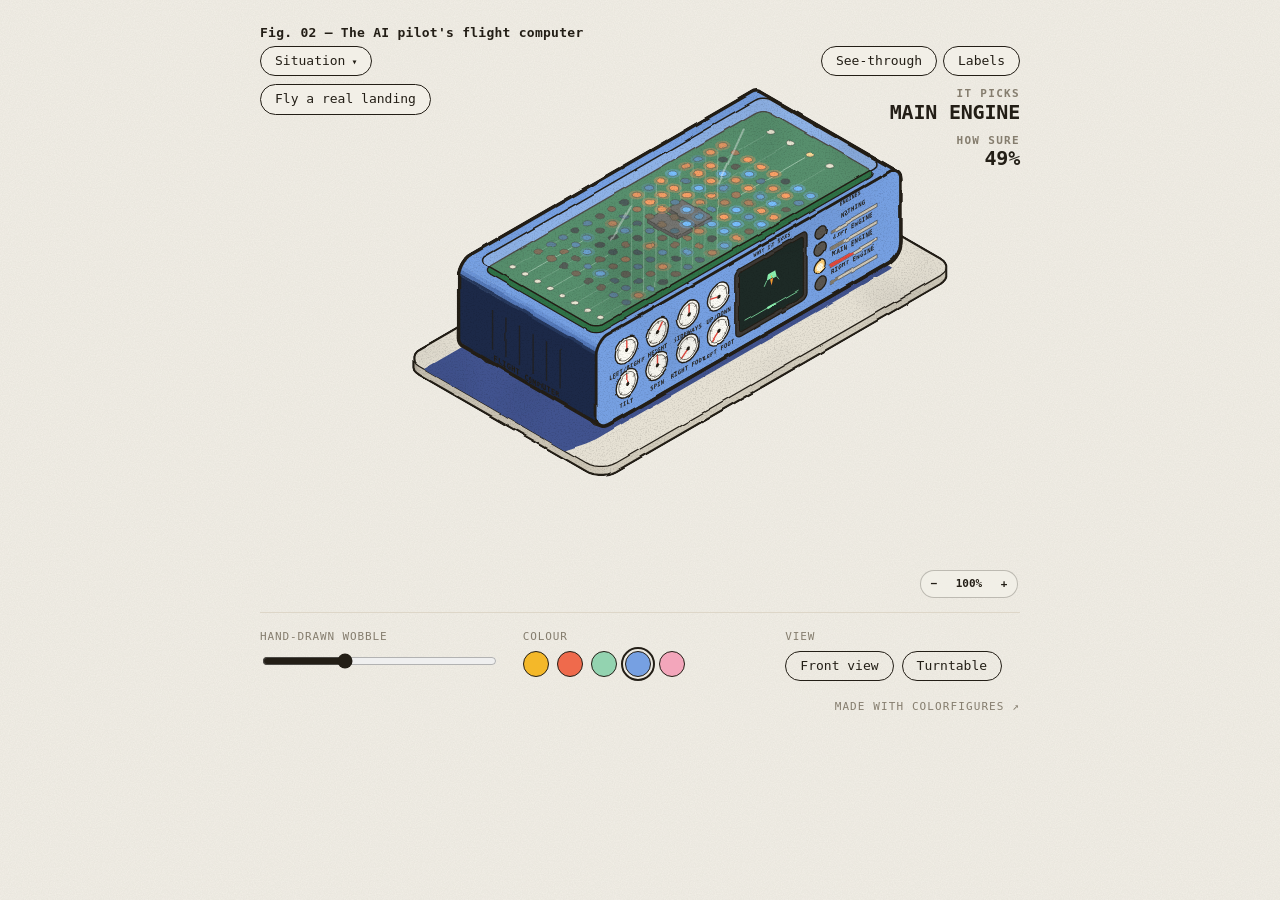
<file: ui/figures/brain.html>
<!doctype html>
<html lang="en"><head><meta charset="utf-8"><meta name="viewport" content="width=device-width,initial-scale=1">
<title>The AI pilot's flight computer</title><link rel="icon" href="data:,">
<script type="importmap">{ "imports": { "planck": "https://cdn.jsdelivr.net/npm/planck@1.5.0/dist/planck.mjs" } }</script>
<style>.mcap{display:none!important}@media (max-width:560px){.stat .v{font-size:20px!important}.stats{align-items:flex-end}}@media (min-width:561px){.vset{top:4px!important}#stats{top:var(--vset-h,44px)!important}}</style><style>@media (max-width:560px){body > header{display:none}}</style><script>window.FIG_A = () => innerWidth <= 560 ? 1.1 : .75;</script><script>window.LBL_U = () => { if (innerWidth > 560) return 0; const s = document.getElementById("fig"); return s && s.clientWidth && s.viewBox.baseVal.width ? s.viewBox.baseVal.width / s.clientWidth : 0; };</script></head><body>
<script>
/* ============================================================
   Colorfigures core: projection, shapes, shading, ink, labels, page shell.
   A figure page includes this file (scripts/build.py inlines it), then calls mountFigure({...}).
   See SKILL.md for the drawing contract and conventions.
   One fixed view (front-left-top) and one fixed light (from above, behind the viewer's right shoulder: the front is lit,
   the left side is in shade, and cast shadows fall toward the lower left of the screen).
   ============================================================ */

/* ---------- palettes ---------- */
const PALS = {
  mustard: { l:'#f4b829', m:'#d49c1f', d:'#4e4a18' },
  tomato:  { l:'#ef6a4c', m:'#cf5038', d:'#4a2219' },
  mint:    { l:'#93d3b0', m:'#71b693', d:'#1f4034' },
  cobalt:  { l:'#76a0e2', m:'#5a82c6', d:'#1c2948' },
  blush:   { l:'#f3a6bb', m:'#d8869c', d:'#4b2430' },
};
const METAL   = { l:'#eef0f0', m:'#c6ccce', d:'#8f989b' };
const CLEAR   = { l:'#e4f2f4', m:'#c4dfe4', d:'#97b9c0' };
const CERAMIC = { l:'#fbfaf3', m:'#e3e0d2', d:'#bdb8a6' };
const DARK    = { l:'#55504a', m:'#3d3935', d:'#272421' };
const INK = '#231e16';
const SHADOW = '#41538f';

/* ---------- projection (x = depth toward viewer-right, y = toward viewer-left, z = up) ---------- */
const C = Math.cos(Math.PI/6), S = Math.sin(Math.PI/6);
let OX = 0, OY = 0;
/* Free orthographic camera (internal names start with CAM_ / cam so they never clash with a figure's own names). YAW turns the viewer around the vertical axis (45° = the classic front-left view),
   PITCH is how far it looks down (35.26° = true isometric). At the defaults P() is exactly the old isometric
   projection, so every figure drawn for it still lines up. Drag the figure to orbit; double-click to reset.
   rotV(n) maps a world direction into the default view's frame, so vis / tone / any "sum of rotV > 0" test keep
   working at every angle: the viewer is always (1,1,1) and the light stays put relative to the viewer. */
let VIEW = 0, RC = [0, 0], RCZ = 0;
const VIEW_NAMES = ['front', 'left side', 'back', 'right side'];
const TURNS = [0, 2];
const YAW0 = 45, PITCH0 = Math.atan(1/Math.SQRT2) * 180/Math.PI, CAM_K = Math.sqrt(1.5);
let YAW = YAW0, PITCH = PITCH0, CAM_R, CAM_U, CAM_V, CAM_D;                       // right, up, toward viewer, screen-down
const camBasis = (yaw, pitch) => { const t = yaw*Math.PI/180, p = pitch*Math.PI/180, ct = Math.cos(t), st = Math.sin(t), cp = Math.cos(p), sp2 = Math.sin(p);
  return { R:[st,-ct,0], U:[-sp2*ct,-sp2*st,cp], V:[cp*ct,cp*st,sp2] }; };
const CAM_B0 = camBasis(YAW0, PITCH0);
// CAM_LIM: how far (deg) the camera may turn either side of the front view; null = all the way round (set per figure)
let CAM_LIM = null;
function setCam(yaw, pitch){ YAW = CAM_LIM == null ? yaw : Math.max(YAW0 - CAM_LIM, Math.min(YAW0 + CAM_LIM, yaw));
  PITCH = CAM_LIM == null ? Math.max(6, Math.min(78, pitch)) : Math.max(15, Math.min(62, pitch)); const b = camBasis(YAW, PITCH); CAM_R = b.R; CAM_U = b.U; CAM_V = b.V; CAM_D = CAM_U.map(v => -v); }
setCam(YAW0, PITCH0);
const camDot = (a,b) => a[0]*b[0]+a[1]*b[1]+a[2]*b[2];
const rotV = n => { const r = camDot(n,CAM_R), u = camDot(n,CAM_U), v = camDot(n,CAM_V); return [0,1,2].map(i => CAM_B0.R[i]*r + CAM_B0.U[i]*u + CAM_B0.V[i]*v); };
// the light's ground direction turns with the viewer's yaw only (shadows always fall toward the lower left of the screen)
const yawTurn = ([x,y]) => { const t = (YAW - YAW0)*Math.PI/180, c = Math.cos(t), s = Math.sin(t); return [x*c - y*s, x*s + y*c]; };
const rotXY = (x,y) => [x, y];                                                // kept for old callers
const P0 = (x,y,z) => [(x-y)*C + OX, (x+y)*S - z + OY];                       // raw iso
const P  = (x,y,z) => { const q = [x-RC[0], y-RC[1], z-RCZ];
  return [CAM_K*camDot(q,CAM_R) + (RC[0]-RC[1])*C + OX, CAM_K*camDot(q,CAM_D) + (RC[0]+RC[1])*S - RCZ + OY]; };
const Dv = (x,y,z) => [CAM_K*camDot([x,y,z],CAM_R), CAM_K*camDot([x,y,z],CAM_D)];
// distance toward the viewer: draw parts with smaller depth first
const depthOf = p => camDot(p, CAM_V);
// sort [{at:[x,y,z], svg}] back-to-front for the current camera. A part may also give box:[[x0,y0,z0],[x1,y1,z1]]:
// when two boxes are separated along x, y or z, the one on the viewer's side goes last (a centre point alone gets long
// or wrapping parts wrong: a pole beside a row of keys, a spout reaching past a cup).
const boxMid = b => [0,1,2].map(k => (b[0][k] + b[1][k]) / 2);
const sepOrder = (p, q) => { if (!p.box || !q.box) return 0;
  for (let k = 0; k < 3; k++){ if (p.box[1][k] <= q.box[0][k] + 1e-6) return CAM_V[k] >= 0 ? -1 : 1; if (q.box[1][k] <= p.box[0][k] + 1e-6) return CAM_V[k] >= 0 ? 1 : -1; }
  return 0; };
const byDepth = parts => parts.filter(Boolean).sort((p,q) => sepOrder(p,q) || (depthOf(p.at || boxMid(p.box)) - depthOf(q.at || boxMid(q.box)))).map(p => p.svg).join('');
// the half of a vertical ring that faces the viewer / is turned away, as [from, to] angles in degrees (0 = +x, 90 = +y)
const nearHalf = () => [YAW - 90, YAW + 90], farHalf = () => [YAW + 90, YAW + 270];
// an open container (cup, bin, cone, drum) between two rings: far inner wall, then its contents, then the near outer wall
const openShell = (A, B, colour, contents = '') => loft(A, B, colour, true) + contents + loft(A, B, colour);
const f  = v => v.toFixed(1);
const pd = (pts, close=true) => 'M' + pts.map(p => { const q = P(p[0],p[1],p[2]); return f(q[0])+' '+f(q[1]); }).join('L') + (close ? 'Z' : '');
const sp = pts => 'M' + pts.map(q => f(q[0])+' '+f(q[1])).join('L') + 'Z';

/* ---------- 2D shapes in a plane's (u,v) coords (v up), mapped to 3D by a plane ---------- */
const arcUV  = (cu,cv,r,a0,a1,n=7) => { const o=[]; for (let i=0;i<=n;i++){ const a=(a0+(a1-a0)*i/n)*Math.PI/180; o.push([cu+r*Math.cos(a), cv+r*Math.sin(a)]); } return o; };
const rrUV   = (u0,v0,u1,v1,r,n=7) => r <= 0 ? rectUV(u0,v0,u1,v1) : [...arcUV(u1-r,v0+r,r,-90,0,n), ...arcUV(u1-r,v1-r,r,0,90,n), ...arcUV(u0+r,v1-r,r,90,180,n), ...arcUV(u0+r,v0+r,r,180,270,n)];
const rectUV = (u0,v0,u1,v1) => [[u0,v0],[u1,v0],[u1,v1],[u0,v1]];
const ellUV  = (cu,cv,ru,rv,n=24) => Array.from({length:n}, (_,i) => { const a=i/n*2*Math.PI; return [cu+ru*Math.cos(a), cv+rv*Math.sin(a)]; });
const PX = x => ([u,v]) => [x,u,v];      // front-facing plane x = const   (u = y, v = z)
const PY = y => ([u,v]) => [u,y,v];      // side plane y = const           (u = x, v = z)
const PZ = z => ([u,v]) => [u,v,z];      // horizontal plane z = const     (u = x, v = y)
const on = (plane, uv) => uv.map(plane);

/* ---------- vectors + shading ---------- */
const sub=(a,b)=>[a[0]-b[0],a[1]-b[1],a[2]-b[2]], dot=(a,b)=>a[0]*b[0]+a[1]*b[1]+a[2]*b[2];
const cross=(a,b)=>[a[1]*b[2]-a[2]*b[1], a[2]*b[0]-a[0]*b[2], a[0]*b[1]-a[1]*b[0]];
const norm=a=>{ const l=Math.hypot(...a)||1; return a.map(v=>v/l); };
const avg=ps=>ps.reduce((s,p)=>[s[0]+p[0]/ps.length,s[1]+p[1]/ps.length,s[2]+p[2]/ps.length],[0,0,0]);
const vis = n => { const r = rotV(n); return r[0]+r[1]+r[2] > 1e-6; };   // viewer looks from (+1,+1,+1) after the turn
const facing = vis;                                                       // readable alias: is this face toward the viewer?
const SHADOW_K = 0.85, AZ_MIN = 20, AZ_MAX = 160;
// cast shadows are drawn shorter than the shading light implies (0.45 × height instead of 0.85 ×): long shadows of tall
// parts on thin supports (a lamp shade, a fan head) land far from the object and read as separate blobs
const SHADOW_LEN = 0.45;
let L = [0,0,1], SH = [0,0];
function setLight(deg){ const a=deg*Math.PI/180; SH=[SHADOW_K*Math.cos(a), SHADOW_K*Math.sin(a)]; L=norm([-SH[0],-SH[1],1]); }
const LIN = norm([.6,.2,1]);                       // fixed light for interiors / small props
// Three flat tones, but blended across a narrow band at each step, so a face that turns past a threshold while the
// figure rotates fades between tones instead of snapping (at rest almost every face still sits on a pure tone).
const SOFT = .18;
const step3 = (d, hi, lo, m) => { const ss = (a, b, x) => { const k = Math.min(1, Math.max(0, (x - a)/(b - a))); return k*k*(3 - 2*k); };
  const a = ss(hi - SOFT, hi + SOFT, d), b = ss(lo - SOFT, lo + SOFT, d);
  return a >= 1 ? m.l : b <= 0 ? m.d : a > 0 ? mix(m.m, m.l, a) : b < 1 ? mix(m.d, m.m, b) : m.m; };
const tone  = (n,m) => step3(dot(rotV(n),L),   -.15, -.45, m);   // exterior, follows the sun
const toneI = (n,m) => step3(dot(rotV(n),LIN),  .6,   .05, m);   // interior / props
const mix = (a,b,t) => '#' + [1,3,5].map(i => Math.round(parseInt(a.substr(i,2),16)*(1-t) + parseInt(b.substr(i,2),16)*t).toString(16).padStart(2,'0')).join('');
const matOf = hex => ({ l:hex, m:mix(hex,'#000000',.16), d:mix(hex,'#000000',.42) });
const ease = t => t<.5 ? 2*t*t : 1-Math.pow(-2*t+2,2)/2;

/* ---------- drawing primitives (all return SVG strings) ---------- */
const ink   = (d,w=1.0) => `<path d="${d}" fill="none" stroke="${INK}" stroke-width="${w}" stroke-linejoin="round" stroke-linecap="round"/>`;
const fill  = (d,c,extra='') => `<path d="${d}" fill="${c}" ${extra}/>`;
const face  = (d,c) => `<path d="${d}" fill="${c}" stroke="${c}" stroke-width=".7" stroke-linejoin="round"/>`;
const shape = (pts,c,w=.9) => fill(pd(pts),c) + (w ? ink(pd(pts),w) : '');
const line  = (pts,w=.9) => ink(pd(pts,false),w);
// Loft between two rings of equal length (closed). colour(n) picks each strip's fill; flip = seen from inside.
function loft(A, B, colour, flip=false){
  const n=A.length, cen=avg(A.concat(B)); let s='';
  for (let i=0;i<n;i++){
    const a0=A[i], a1=A[(i+1)%n], b1=B[(i+1)%n], b0=B[i];
    let nr = norm(cross(sub(a1,a0), sub(b0,a0)));
    if (!isFinite(nr[0])) continue;
    if (dot(nr, sub(avg([a0,a1,b1,b0]), cen)) < 0) nr = nr.map(v=>-v);
    if (flip) nr = nr.map(v=>-v);
    if (vis(nr)) s += face(pd([a0,a1,b1,b0]), colour(nr));
  }
  return s;
}
function hull(pts){
  pts = pts.slice().sort((a,b)=>a[0]-b[0]||a[1]-b[1]);
  const cr=(o,a,b)=>(a[0]-o[0])*(b[1]-o[1])-(a[1]-o[1])*(b[0]-o[0]); const lo=[], up=[];
  for (const p of pts){ while(lo.length>=2 && cr(lo[lo.length-2],lo[lo.length-1],p)<=0) lo.pop(); lo.push(p); }
  for (const p of pts.reverse()){ while(up.length>=2 && cr(up[up.length-2],up[up.length-1],p)<=0) up.pop(); up.push(p); }
  lo.pop(); up.pop(); return lo.concat(up);
}
// Silhouette ink, weighted by how thick the part is on screen (like a hand inker): the w you pass is the most it gets.
// Thickness = 2 × area / perimeter of the outline (a rod's diameter, about half a box's width), as a share of the
// frame width. A long thin rod, a handle or a knob stays light (~1–1.5); a grinder, kettle or machine body gets the
// heavy ~2.4–2.8. Thin parts stay thin and parts keep air between them.
const hullInk = (pts3, w=1.4) => { const h = hull(pts3.map(p=>P(...p))); let a = 0, per = 0;
  for (let i = 0; i < h.length; i++){ const p = h[i], q = h[(i+1) % h.length]; a += p[0]*q[1] - q[0]*p[1]; per += Math.hypot(q[0]-p[0], q[1]-p[1]); }
  const thick = per ? Math.abs(a) / per / (INK_K * INK_REF_VB) : 0;
  return ink(sp(h), Math.min(w, .9 + 20*thick)); };
// Axis-aligned box: three visible faces, shaded, each outlined. shade = tone (sunlit) or toneI (interior).
function box(x0,y0,z0,x1,y1,z1,m,shade=toneI,w=.9){
  // all six faces, drawn only when they face the viewer (sides first, then top) — correct in every VIEW
  const F = [
    [[0,1,0],  [[x0,y1,z0],[x1,y1,z0],[x1,y1,z1],[x0,y1,z1]]],
    [[1,0,0],  [[x1,y0,z0],[x1,y1,z0],[x1,y1,z1],[x1,y0,z1]]],
    [[0,-1,0], [[x0,y0,z0],[x1,y0,z0],[x1,y0,z1],[x0,y0,z1]]],
    [[-1,0,0], [[x0,y0,z0],[x0,y1,z0],[x0,y1,z1],[x0,y0,z1]]],
    [[0,0,1],  [[x0,y0,z1],[x1,y0,z1],[x1,y1,z1],[x0,y1,z1]]] ];
  return F.filter(([n]) => vis(n)).map(([n,q]) => shape(q, shade(n,m), w)).join('');
}
// Rounded-profile extrusion: profile (u=y, v=z) swept along x from x0 to x1. Body of most machines.
function extrude(profileUV, x0, x1, m, shade=tone){ return loft(on(PX(x0),profileUV), on(PX(x1),profileUV), n=>shade(n,m)); }
// Vertical cylinder (axis z) centred (x,y), radius r from z0 to z1, with top cap.
function cyl(x,y,z0,z1,r,m,shade=toneI,w=1.2,n=24){
  const A=on(PZ(z0),ellUV(x,y,r,r,n)), B=on(PZ(z1),ellUV(x,y,r,r,n));
  return loft(A,B,nr=>shade(nr,m)) + fill(pd(B),shade([0,0,1],m)) + hullInk([...A,...B],w) + ink(pd(B),w*.8);
}
// Cylinder lying along x (e.g. a knob or dial sticking out of a front face): centred (y,z), from x0 to x1.
function cylX(x0,x1,y,z,r,m,shade=toneI,w=1.1,n=20){
  const A=on(PX(x0),ellUV(y,z,r,r,n)), B=on(PX(x1),ellUV(y,z,r,r,n));
  // cap on whichever end faces the viewer (the +x end in VIEW 0)
  const capB = vis([1,0,0]), cap = capB ? B : A, cn = capB ? [1,0,0] : [-1,0,0];
  return loft(A,B,nr=>shade(nr,m)) + (vis(cn) ? fill(pd(cap),shade(cn,m)) : '') + hullInk([...A,...B],w) + (vis(cn) ? ink(pd(cap),w*.8) : '');
}
// Cylinder between any two 3D points a and b (a lamp arm, a rod, a pipe at an angle, a handle bar), radius r.
// The end facing the viewer gets a cap. For a tapered part (a cone, a lamp shade) pass r1 for the radius at b.
function rod(a, b, r, m, shade=toneI, w=1, r1=r, n=16){
  const d = norm(sub(b, a)), u = norm(cross(d, Math.abs(d[2]) < .9 ? [0,0,1] : [1,0,0])), v = cross(d, u);
  const ring = (p, rr) => Array.from({length:n}, (_,i) => { const t = i/n*2*Math.PI, c = Math.cos(t)*rr, s2 = Math.sin(t)*rr;
    return [p[0] + u[0]*c + v[0]*s2, p[1] + u[1]*c + v[1]*s2, p[2] + u[2]*c + v[2]*s2]; });
  const A = ring(a, r), B = ring(b, r1), capB = vis(d), cap = capB ? B : A, cn = capB ? d : d.map(x => -x);
  return loft(A, B, nr => shade(nr, m)) + (Math.max(r, r1) > 0 ? fill(pd(cap), shade(cn, m)) + ink(pd(cap), w*.8) : '') + hullInk([...A, ...B], w);
}
// Text lying flat on a front plane x = const, centred at (y,z) baseline; reads left-to-right on screen.
// text sits on a face: if its reading direction comes out mirrored (or edge-on), that face is turned away, so the text is hidden
const txM = (o, U, V) => (U[0]*V[1] - U[1]*V[0]) <= .02 * Math.hypot(...U) * Math.hypot(...V) ? `matrix(0 0 0 0 ${f(o[0])} ${f(o[1])})` : `matrix(${U[0].toFixed(4)} ${U[1].toFixed(4)} ${V[0].toFixed(4)} ${V[1].toFixed(4)} ${f(o[0])} ${f(o[1])})`;
const tx = (x,y,z,str,size,col=INK,weight=700) => { const o=P(x,y,z);
  return `<text transform="${txM(o, Dv(0,-1,0), Dv(0,0,-1))}" font-size="${size}" fill="${col}" text-anchor="middle" font-family="ui-monospace,Menlo,monospace" font-weight="${weight}" letter-spacing=".04em">${str}</text>`; };
// Text on a side plane y = const, centred at (x,z).
const txY = (x,y,z,str,size,col=INK,weight=700) => { const o=P(x,y,z);
  return `<text transform="${txM(o, Dv(1,0,0), Dv(0,0,-1))}" font-size="${size}" fill="${col}" text-anchor="middle" font-family="ui-monospace,Menlo,monospace" font-weight="${weight}" letter-spacing=".04em">${str}</text>`; };
// Cast shadow of a set of 3D points (any outline of the object), pushed along the light onto z = 0.
// the light stays put relative to the viewer, so the shadow is cast in turned coordinates
// z0: the surface it falls on (a board, a counter); clip it to that surface with clipTo(...) if it could spill off.
// clip: the 3D outline of the surface it falls on (e.g. boardTop(...)), so it can't spill over the edge.
const castShadow = (pts3, z0=0, clip=null) => { const k = SHADOW_LEN / SHADOW_K, [sx, sy] = yawTurn(SH);
  const s = fill(sp(hull(pts3.map(([x,y,z]) => P(x+(z-z0)*sx*k, y+(z-z0)*sy*k, z0)))), SHADOW);
  return clip ? clipTo(clip, s) : s; };
// A board for the object to stand on (a tray, a desk top, a counter): a rounded slab from (x0,y0) to (x1,y1), h thick.
// Draw it first; then castShadow(points, h, boardTop(x0,y0,x1,y1,h,r)) so shadows lie on it and stop at its edge.
const BOARD = { l:'#e6e1d4', m:'#cfc8b8', d:'#aaa293' }, WOOD = { l:'#d9a86c', m:'#bf8a4f', d:'#8e6236' };
const boardTop = (x0,y0,x1,y1,h=3,r=5) => on(PZ(h), rrUV(x0,y0,x1,y1,r));
function board(x0,y0,x1,y1,h=3,r=5,m=BOARD){
  const A = on(PZ(0), rrUV(x0,y0,x1,y1,r)), B = boardTop(x0,y0,x1,y1,h,r);
  return loft(A, B, n => toneI(n, m)) + fill(pd(B), m.l) + ink(pd(B), 1) + hullInk([...A, ...B], 1.8);
}
// Group helpers: clickable target, clip to an opening.
const act  = (name, inner, data='') => `<g data-act="${name}" ${data}>${inner}</g>`;
let _clipN = 0;
// Part label (for "how does it work" figures): a cream pill with a leader line to a 3D point on the part.
// dx, dy = where the pill sits, in screen units at the reference zoom (they scale with the figure like stroke widths).
// on = that part is working right now (the pill turns the accent colour). Labels can be hidden with the Labels switch.
function tag(p3, dx, dy, text, on=false){
  // on a phone (LBL_U = drawing units per screen px) the pill is a numbered badge and the names go in a legend under the figure
  const u = window.LBL_U ? LBL_U() : 0, n = ((window.__ln || (window.__ln = {}))[text] || (__ln[text] = Object.keys(__ln).length + 1));
  const k = INK_K, [X,Y] = P(...p3), fs = u ? 10*u : 8.6*k, h = u ? 17*u : fs*1.8, w = u ? h*(n > 9 ? 1.3 : 1) : text.length*fs*.62 + fs*1.5, cx = X + dx*k, cy = Y + dy*k;
  return `<g class="tag${on ? ' on' : ''}" data-n="${n}" data-t="${text}"><path d="M${f(X)} ${f(Y)}L${f(cx)} ${f(cy)}" fill="none" stroke="${INK}" stroke-width="1"/>`
    + `<circle cx="${f(X)}" cy="${f(Y)}" r="${f(1.3*k)}" fill="${INK}"/>`
    + `<rect x="${f(cx-w/2)}" y="${f(cy-h/2)}" width="${f(w)}" height="${f(h)}" rx="${f(h/2)}" fill="${on ? 'var(--accent,#f4b829)' : '#fff4d6'}" stroke="${INK}" stroke-width="1.2"/>`
    + `<text x="${f(cx)}" y="${f(cy+fs*.36)}" font-size="${f(fs)}" text-anchor="middle" font-family="ui-monospace,Menlo,monospace" font-weight="800" letter-spacing=".04em" fill="${INK}">${u ? n : text}</text></g>`;
}
const clipTo = (pts3, inner) => { const id = 'k' + (++_clipN); return `<clipPath id="${id}"><path d="${pd(pts3)}"/></clipPath><g clip-path="url(#${id})">${inner}</g>`; };

/* ---------- constant on-screen line weight ----------
   Stroke widths are written in model units, and each figure is zoomed to fill the frame, so a small
   object would get fat lines. INK_K rescales every stroke-width (and the wobble/grain filter) so all
   figures match the reference zoom of the booth / vending machine (viewBox ≈ 585 units wide). */
const INK_REF_VB = 585;
let INK_K = 1;
const inkScale = svg => INK_K === 1 ? svg : svg.replace(/stroke-width="([\d.]+)"/g, (_, w) => `stroke-width="${(+w * INK_K).toFixed(2)}"`);

/* ---------- page shell ---------- */
const CORE_CSS = `
  :root{--paper:#f2efe7;--ink:#231e16;--muted:#857d6e;--rule:#ddd6c8}
  *{box-sizing:border-box} html,body{margin:0;height:100%}
  body{background-color:var(--paper);
    background-image:url("data:image/svg+xml;utf8,<svg xmlns='http://www.w3.org/2000/svg' width='320' height='320'><filter id='p'><feTurbulence type='fractalNoise' baseFrequency='.85' numOctaves='3' stitchTiles='stitch'/><feColorMatrix values='0 0 0 0 .42  0 0 0 0 .39  0 0 0 0 .33  .16 0 0 0 0'/></filter><rect width='100%' height='100%' filter='url(%23p)'/></svg>");
    overflow-x:hidden;color:var(--ink);font:13px/1.4 ui-monospace,SFMono-Regular,Menlo,monospace;display:flex;flex-direction:column;align-items:center;padding:24px 16px 32px}
  header{width:100%;max-width:760px;display:flex;justify-content:space-between;align-items:baseline;gap:12px;flex-wrap:wrap}
  header h1{font-size:13px;font-weight:600;margin:0;letter-spacing:.02em} header span{color:var(--muted)}
  #fig{width:100%;max-width:760px;height:auto;display:block;margin:4px 0 8px;user-select:none;overflow:visible}
  #fig{cursor:grab;touch-action:pan-y} #fig.drag{cursor:grabbing} #fig [data-act]{cursor:pointer}
  #readout, .idea{display:none}   /* status line + big idea are off: the buttons and motion tell the story */
  .idea{width:100%;max-width:760px;margin:-6px 0 16px;font-size:12.5px;line-height:1.5;text-align:center;color:var(--ink)}
  .idea strong{letter-spacing:.12em;text-transform:uppercase;font-size:11px;margin-right:8px}
  #readout{position:relative;min-height:1.4em;letter-spacing:.08em;text-transform:uppercase;margin-bottom:14px;text-align:center;text-shadow:0 0 3px var(--paper),0 0 6px var(--paper),0 0 10px var(--paper)}
  .stage{position:relative;width:100%;max-width:760px}
  .actions{position:absolute;top:4px;left:0;display:flex;flex-direction:column;align-items:flex-start;gap:8px;z-index:2;max-width:220px}
  .actions .cap{color:var(--muted);font-size:11px;letter-spacing:.08em;text-transform:uppercase;margin:0 0 2px}
  html.nolabels #fig .tag{display:none}
  .ctl[hidden]{display:none}
  /* ui.flash(text): a short note under the buttons ("the can is empty — refill it"); the status line itself stays hidden */
  .toast{position:absolute;left:0;z-index:3;font-size:11.5px;letter-spacing:.06em;text-transform:uppercase;background:var(--paper);
    border:1.5px solid var(--ink);border-radius:8px;padding:4px 9px;box-shadow:2px 2px 0 var(--ink);opacity:0;transition:opacity .2s;pointer-events:none;max-width:240px}
  .toast.show{opacity:1}
  .made-with{width:100%;max-width:760px;margin-top:18px;text-align:right;font-size:11px;letter-spacing:.1em;text-transform:uppercase}
  .made-with a{color:var(--muted);text-decoration:none} .made-with a:hover{color:var(--ink)}
  .stats{position:absolute;top:4px;right:0;display:flex;flex-direction:column;align-items:flex-end;gap:10px;z-index:2;text-align:right}
  .stat .k{font-size:11px;font-weight:700;letter-spacing:.12em;text-transform:uppercase;color:var(--muted)}
  .stat .v{font-size:34px;font-weight:800;line-height:1.05;letter-spacing:-.01em;font-variant-numeric:tabular-nums;color:var(--ink)}
  .stat.small .v{font-size:20px}
  .stat .v.bump{animation:bump .35s ease-out}
  @keyframes bump{0%{transform:scale(1.18)}100%{transform:none}}
  .stepwrap{position:relative;display:flex;align-items:center;gap:8px}
  .act{font:inherit;color:var(--ink);background:var(--paper);border:1.5px solid var(--ink);border-radius:999px;padding:5px 14px;cursor:pointer;white-space:nowrap}
  .act:hover{background:color-mix(in srgb,var(--paper) 92%,var(--ink))}
  .act .car{margin-left:6px;font-size:10px}
  .act:focus-visible{outline:2px solid var(--ink);outline-offset:3px}
  .chips{display:none;flex-wrap:wrap;gap:6px;background:var(--paper);border:2px solid var(--ink);border-radius:12px;box-shadow:3px 3px 0 var(--ink);
    padding:8px;width:max-content;max-width:min(300px,62vw);position:absolute;left:calc(100% + 10px);top:-4px;z-index:3}
  .stepwrap.open .chips{display:flex}
  .chip{white-space:nowrap;font:inherit;font-size:11.5px;font-weight:700;color:var(--ink);background:var(--paper);border:1.5px solid var(--ink);border-radius:8px;padding:4px 8px;cursor:pointer;box-shadow:2px 2px 0 var(--ink)}
  .chip:hover{background:var(--accent,#f4b829);transform:translate(-1px,-1px)}
  .chip.current{background:var(--ink);color:var(--paper)} .chip.current:hover{background:var(--ink);transform:none}
  .chip.off{opacity:.45} .chip.off:hover{transform:none;background:var(--paper)}
  
  @media (max-width:560px){body{padding:14px 12px 24px}header span,.actions .cap{display:none}.actions{flex-direction:row;flex-wrap:wrap;gap:6px}.act{font-size:12px;padding:4px 11px}.stats{position:static;flex-direction:row;justify-content:flex-end;gap:18px;margin-bottom:4px}.actions{position:static;max-width:none;margin:6px 0 4px}.chips{left:0;top:calc(100% + 8px)}}
  .controls{width:100%;max-width:760px;display:grid;grid-template-columns:repeat(auto-fit,minmax(200px,1fr));gap:14px 28px;border-top:1px solid var(--rule);padding-top:16px}
  .ctl{display:flex;flex-direction:column;gap:6px}
  .ctl label{color:var(--muted);font-size:11px;letter-spacing:.08em;text-transform:uppercase}
  input[type=range]{width:100%;accent-color:var(--ink)}
  .row{display:flex;gap:8px;flex-wrap:wrap}
  button{font:inherit;color:var(--ink);background:transparent;border:1.5px solid var(--ink);border-radius:999px;padding:5px 14px;cursor:pointer}
  button:hover{background:#0000000d}
  button[aria-pressed=true]:not(.sw){background:var(--ink);color:var(--paper)}
  .sw{width:26px;height:26px;padding:0;border-radius:50%} .sw[aria-pressed=true]{outline:2px solid var(--ink);outline-offset:2px}`;

const filterFor = k => `<filter id="hand" x="-3%" y="-3%" width="106%" height="106%" color-interpolation-filters="sRGB">
  <feTurbulence type="fractalNoise" baseFrequency="${(0.045/k).toFixed(4)}" numOctaves="2" seed="4" result="warp"/>
  <feDisplacementMap id="wob" in="SourceGraphic" in2="warp" scale="${(2.4*k).toFixed(2)}" xChannelSelector="R" yChannelSelector="G" result="wob"/>
  <feTurbulence type="fractalNoise" baseFrequency="${(0.9/k).toFixed(4)}" numOctaves="3" seed="11" result="n1"/>
  <feColorMatrix in="n1" type="matrix" values=".3 0 0 0 .84  .3 0 0 0 .84  .3 0 0 0 .84  0 0 0 0 1" result="grain"/>
  <feTurbulence type="fractalNoise" baseFrequency="${(0.012/k).toFixed(4)}" numOctaves="2" seed="7" result="n2"/>
  <feColorMatrix in="n2" type="matrix" values=".3 0 0 0 .85  .3 0 0 0 .85  .3 0 0 0 .85  0 0 0 0 1" result="blot"/>
  <feBlend in="wob" in2="grain" mode="multiply" result="g1"/><feBlend in="g1" in2="blot" mode="multiply" result="g2"/>
  <feComposite in="g2" in2="wob" operator="in"/></filter>`;

/* mountFigure({
     fig:'03', title:'Photo booth', hint:'click the curtain…',
     size:[W,D,H],                 // bounding box, used to frame the view (shadow range included)
     palette:'mustard',            // default PALS key
     state:{...},                  // figure state (st.pal is built in)
     scene: (st, m) => svgString,  // m = current palette {l,m,d}
     readout: st => 'text',        // status line under the figure
     buttons: [{label, onClick(st, ui)}      // listed in the order the user should do them
               | {label, choices: st => [{label, onClick(st,ui), current?, disabled?, why?}]}],   // opens a picker
     stats: st => [{label, value, small?}],   // optional: big numbers top-right (credit, change, score)
     credit: false,                // optional: hide the small "Made with Colorfigures" link
     acts: { name(st, el, ui){} },  // clicks on act(name, …) groups; el has dataset
     params(st, q){}               // optional: read URLSearchParams for screenshot states
   })  -> ui = { st, render, animate(stepFn), flash(text,ms) }
   animate(step): calls step(dt seconds) every frame and re-renders until step returns false. */
addEventListener('error', e => { document.documentElement.dataset.errors = (document.documentElement.dataset.errors || '') + ' ' + e.message + ';'; });
/* The hand-drawn filter's noise never changes, but browsers recompute every feTurbulence each time the drawing changes
   (on phones SVG filters run on the CPU, so this is most of the cost of a frame). bakeNoise renders each noise layer once
   into an image and swaps it in: coarse layers as one small image over the whole view (they are smooth, so scaling up
   is invisible), fine grain as a seamless tile. If anything fails (an old browser), the live filter simply stays. */
function bakeNoise(svg){
  const fl = document.getElementById('hand'); if (!fl || typeof Image === 'undefined') return;
  const NS = 'http://www.w3.org/2000/svg', vb = svg.viewBox.baseVal;
  const x0 = vb.x - vb.width*.35, y0 = vb.y - vb.height*.35, w0 = vb.width*1.7, h0 = vb.height*1.7;
  for (const t of [...fl.querySelectorAll('feTurbulence')]){
    const fq = parseFloat(t.getAttribute('baseFrequency')), oct = +(t.getAttribute('numOctaves') || 1);
    if (!(fq > 0)) continue;
    const fine = fq * Math.max(w0, h0) > 80;
    if (fine) continue;   // fine grain stays live: a repeated tile leaves faint seams on some GPUs
    const rx = fine ? 0 : x0, ry = fine ? 0 : y0, rw = fine ? 48 / fq : w0, rh = fine ? 48 / fq : h0;
    const ppu = fq * (fine ? 7 : 5) * Math.pow(2, Math.max(0, oct - 1) * .5), PW = Math.ceil(rw * ppu), PH = Math.ceil(rh * ppu);
    if (PW * PH > 1200 * 1200) continue;
    const tb = t.cloneNode(); tb.removeAttribute('result'); if (fine) tb.setAttribute('stitchTiles', 'stitch');
    const src = `<svg xmlns="${NS}" width="${PW}" height="${PH}" viewBox="${rx} ${ry} ${rw} ${rh}"><filter id="n" filterUnits="userSpaceOnUse" x="${rx}" y="${ry}" width="${rw}" height="${rh}" color-interpolation-filters="sRGB">${tb.outerHTML}</filter><rect x="${rx}" y="${ry}" width="${rw}" height="${rh}" filter="url(#n)"/></svg>`;
    const img = new Image();
    img.onload = () => { try {
      const c = document.createElement('canvas'); c.width = PW; c.height = PH; const g = c.getContext('2d'); g.drawImage(img, 0, 0);
      // store the noise's colour values fully opaque: the filter reads its colour channels, and an image with
      // see-through pixels would be read premultiplied (darker) by some browsers
      const px = g.getImageData(0, 0, PW, PH); for (let i = 3; i < px.data.length; i += 4) px.data[i] = 255; g.putImageData(px, 0, 0);
      const url = c.toDataURL('image/png'), res = t.getAttribute('result');
      const im = document.createElementNS(NS, 'feImage');
      // a tile must sit inside the filter's region (the drawing's box) or it gets clipped: anchor it at the drawing's
      // centre, snapped to whole tiles so the grain keeps the same phase as the live noise would
      let ox = rx, oy = ry;
      if (fine){ const bb = svg.getElementById ? document.getElementById('art').getBBox() : { x: 0, y: 0, width: 0, height: 0 };
        ox = Math.floor((bb.x + bb.width/2) / rw) * rw; oy = Math.floor((bb.y + bb.height/2) / rh) * rh; }
      for (const [k, v] of [['x', ox], ['y', oy], ['width', rw], ['height', rh], ['preserveAspectRatio', 'none']]) im.setAttribute(k, v);
      im.setAttribute('href', url); im.setAttributeNS('http://www.w3.org/1999/xlink', 'xlink:href', url);
      if (!t.isConnected) return;
      if (fine){ im.setAttribute('result', res + '_tile'); const tl = document.createElementNS(NS, 'feTile'); tl.setAttribute('in', res + '_tile'); tl.setAttribute('result', res); t.replaceWith(im, tl); }
      else { im.setAttribute('result', res); t.replaceWith(im); }
    } catch (e) {} };
    img.src = 'data:image/svg+xml;charset=utf-8,' + encodeURIComponent(src);
  }
}
function mountFigure(cfg){
  document.title = cfg.title;
  const style = document.createElement('style'); style.textContent = CORE_CSS; document.head.appendChild(style);
  document.body.innerHTML = `
    <header><h1>Fig. ${cfg.fig} — ${cfg.title}</h1></header>
    <div class="stage">
      ${cfg.buttons && cfg.buttons.length ? `<div class="actions" id="btns"></div>` : ''}
      ${cfg.stats ? '<div class="stats" id="stats"></div>' : ''}
      <div class="toast" id="toast" role="status"></div>
      <svg id="fig" role="img" aria-label="${cfg.title}"><defs id="fdefs"></defs><g id="art" filter="url(#hand)"></g></svg>
    </div>
    <div id="readout"></div>
    ${cfg.idea ? `<p class="idea"><strong>The big idea</strong>${cfg.idea}</p>` : ''}
    <div class="controls">
      <div class="ctl"><label for="wb">Hand-drawn wobble</label><input id="wb" type="range" min="0" max="7" step="0.1" value="2.4"></div>
      <div class="ctl"><label>Colour</label><div class="row" id="pals"></div></div>
      <div class="ctl"><label>View</label><div class="row"><button id="vreset">Front view</button><button id="vspin" aria-pressed="false">Turntable</button></div></div>
      <div class="ctl" id="lblctl" hidden><label>Labels</label><div class="row"><button id="lbl" aria-pressed="true">On</button></div></div>
    </div>
    ${cfg.credit === false ? '' : '<footer class="made-with"><a href="https://april-zhu.com/colorfigures" target="_blank" rel="noopener">Made with Colorfigures ↗</a></footer>'}`;
  const st = cfg.state || {};            // kept as the same object, so a figure may hold on to it
  if (!st.pal) st.pal = cfg.palette || 'mustard';
  if (st.az == null) st.az = 105;
  const q = new URLSearchParams(location.search);
  // a figure turns all the way round only once it has been checked from every side (turn:'full'); otherwise it turns
  // +-60 deg around the front, where it was drawn. ?free=1 unlocks it for testing.
  CAM_LIM = cfg.turn === 'full' || q.get('free') === '1' ? null : 60;
  if (PALS[q.get('pal')]) st.pal = q.get('pal');
  if (cfg.params) cfg.params(st, q);

  // frame on the object itself: centred, filling ~60% of the width / ~78% of the height of a 4:3 view.
  // The cast shadow is allowed to spill outside the frame (svg overflow is visible).
  const [W,D,H] = cfg.size, pts = [];
  OX = OY = 0; RC = cfg.center || [W/2, D/2]; RCZ = H/2;
  VIEW = 0; setCam(YAW0, PITCH0);
  for (const x of [0,W]) for (const y of [0,D]) for (const z of [0,H]) pts.push(P(x,y,z));
  const xs=pts.map(p=>p[0]), ys=pts.map(p=>p[1]);
  const bw = Math.max(...xs)-Math.min(...xs), bh = Math.max(...ys)-Math.min(...ys);
  // the object fills ~74% of the width / ~88% of the height, nudged right of centre so the buttons (top left) stay clear
  // on a phone (FIG_A, from the gallery) the frame grows taller than 4:3, as far as the object needs, so tall machines fill it;
  // the spare height goes mostly below; the object stays centred (its shadow may run off the edge, by the owner's call)
  const PA = window.FIG_A ? FIG_A() : .75, A = PA === .75 ? .75 : Math.min(PA, Math.max(.75, bh/.88/(bw/.74)*1.08)), vbW = Math.max(bw/.74, bh/.88/A), vbH = vbW*A;
  OX = (vbW-bw)/2 + (PA === .75 ? vbW*.06 : 0) - Math.min(...xs); OY = (PA === .75 ? vbH*.04 : (vbH - bh)*.3) - Math.min(...ys);   // sit a little high: shadows fall downward
  const svg = document.getElementById('fig');
  svg.setAttribute('viewBox', `0 0 ${f(vbW)} ${f(vbH)}`);
  INK_K = vbW / INK_REF_VB;
  document.getElementById('fdefs').innerHTML = filterFor(INK_K);
  bakeNoise(svg);

  const art = document.getElementById('art'), readout = document.getElementById('readout');
  const ui = { st };
  ui.render = () => { _clipN = 0; document.documentElement.style.setProperty('--accent', PALS[st.pal].l); art.innerHTML = inkScale(cfg.scene(st, PALS[st.pal])); if (!ui._flash) readout.textContent = cfg.readout ? cfg.readout(st) : ''; if (ui.drawStats) ui.drawStats(); };
  // big numbers in the top-right corner (credit, change, score…); a value that changes gets a little bump
  const statsEl = document.getElementById('stats'), prevStats = {};
  ui.drawStats = () => { if (!statsEl) return;
    const list = cfg.stats(st).filter(Boolean), html = list.map(x => `<div class="stat${x.small ? ' small' : ''}"><div class="k">${x.label}</div><div class="v" data-k="${x.label}">${x.value}</div></div>`).join('');
    if (statsEl._html !== html){ statsEl._html = html; statsEl.innerHTML = html;
      statsEl.querySelectorAll('.v').forEach(v => { if (prevStats[v.dataset.k] != null && prevStats[v.dataset.k] !== v.textContent) v.classList.add('bump'); prevStats[v.dataset.k] = v.textContent; }); } };
  let flashT = 0;
  const toast = document.getElementById('toast');
  ui.flash = (text, ms=1600) => { ui._flash = true; readout.textContent = text; toast.textContent = text;
    toast.style.top = ((document.getElementById('btns') ? document.getElementById('btns').offsetTop + document.getElementById('btns').offsetHeight : 0) + 8) + 'px'; toast.classList.add('show');
    clearTimeout(flashT); flashT = setTimeout(() => { ui._flash = false; toast.classList.remove('show'); ui.render(); }, ms); };
  // One frame driver for every running animation: each frame runs all the steps, then draws once (two animations at
  // the same time no longer draw twice). It follows the screen's frames, with a timer fallback for when frames don't
  // come (headless shots, a hidden tab). ui.invalidate() asks for one redraw on the next frame (used while dragging).
  const steps = new Set(); let driving = false, lastT = 0, fbT = 0;
  const frame = () => { if (!driving) return; driving = false; clearTimeout(fbT);
    const now = performance.now(), dt = Math.max(0, Math.min(.05, (now - lastT) / 1000)); lastT = now;
    for (const s of [...steps]) if (s(dt) === false) steps.delete(s);
    ui.render(); if (steps.size) drive(); };
  const drive = () => { if (driving) return; driving = true; requestAnimationFrame(frame); fbT = setTimeout(frame, 60); };
  ui.animate = step => { if (!steps.size && !driving) lastT = performance.now(); steps.add(step); drive(); };
  ui.invalidate = () => drive();

  // clickable parts react on press, not on click: while something animates, the scene is redrawn every frame, so the
  // element under the pointer is replaced between press and release and a 'click' would never fire
  svg.addEventListener('pointerdown', e => { if (e.button) return; const a = e.target.closest('[data-act]'); if (!a || !cfg.acts || !cfg.acts[a.dataset.act]) return;
    e.preventDefault(); cfg.acts[a.dataset.act](st, a, ui); ui.render(); });
  // orbit: drag anywhere that is not a clickable part (the machine turns the way the finger moves); arrow keys nudge; double-click eases back to the front view
  let drag = null, spin = false, camAnim = 0;
  const camTo = (y, p, ms=700) => { const y0 = YAW, p0 = PITCH, dy = ((y - y0 + 540) % 360) - 180, id = ++camAnim; let t = 0;
    ui.animate(dt => { if (id !== camAnim) return false; t += dt*1000; const k = Math.min(1, t / ms), e = ease(k); setCam(y0 + dy*e, p0 + (p - p0)*e); return k < 1; }); };
  ui.camTo = camTo;
  svg.addEventListener('pointerdown', e => { if (e.button || e.target.closest('[data-act]')) return;
    camAnim++; drag = { x:e.clientX, y:e.clientY, yaw:YAW, pitch:PITCH }; svg.classList.add("drag"); try { svg.setPointerCapture(e.pointerId); } catch {} });
  svg.addEventListener('pointermove', e => { if (!drag) return; const k = 300 / svg.getBoundingClientRect().width;
    setCam(drag.yaw + (e.clientX - drag.x)*.55*k, drag.pitch + (e.clientY - drag.y)*.35*k); ui.invalidate(); });
  const endDrag = () => { drag = null; svg.classList.remove('drag'); };
  svg.addEventListener('pointerup', endDrag); svg.addEventListener('pointercancel', endDrag);
  svg.addEventListener('dblclick', e => { if (!e.target.closest('[data-act]')) camTo(YAW0, PITCH0); });
  addEventListener('keydown', e => { const k = { ArrowLeft:[-15,0], ArrowRight:[15,0], ArrowUp:[0,8], ArrowDown:[0,-8] }[e.key];
    if (!k || window.GAME_KEYS || /input|textarea/i.test(e.target.tagName)) return; e.preventDefault(); camTo(YAW + k[0], PITCH + k[1], 260); });   // a game figure keeps the arrows for play
  document.getElementById('vreset').onclick = () => { spin = false; vsp.setAttribute('aria-pressed', false); camTo(YAW0, PITCH0); };
  const vsp = document.getElementById('vspin');
  vsp.onclick = () => { spin = !spin; vsp.setAttribute('aria-pressed', spin); camAnim++;
    let dir = 1;   // with a turning limit, the turntable swings back and forth inside it
    if (spin) ui.animate(dt => { if (!spin) return false; if (!drag){ let y = YAW + dir*dt*18;
      if (CAM_LIM != null && Math.abs(y - YAW0) >= CAM_LIM - .5){ dir = -dir; y = YAW + dir*dt*18; } setCam(y, PITCH); } return true; }); };
  if (q.has('yaw') || q.has('pitch')) setCam(+(q.get('yaw') ?? YAW0), +(q.get('pitch') ?? PITCH0));
  const btns = document.getElementById('btns');
  const stepEls = [];
  if (btns) cfg.buttons.forEach((b, i) => {
    const wrap = document.createElement('div'); wrap.className = 'stepwrap';
    const el = document.createElement('button'); el.className = 'act';
    el.innerHTML = `${b.label}${b.choices ? '<span class="car">▾</span>' : ''}`;
    wrap.appendChild(el); btns.appendChild(wrap); stepEls.push(el);
    if (!b.choices){ el.onclick = () => { closeChips(); b.onClick(st, ui); ui.render(); }; return; }
    const chips = document.createElement('div'); chips.className = 'chips'; wrap.appendChild(chips);
    el.onclick = e => { e.stopPropagation(); const open = !wrap.classList.contains('open'); closeChips();
      if (!open) return;
      chips.innerHTML = '';
      // every choice stays clickable, so nothing silently ignores a press:
      //   current:true  = the one in use (shown selected); a press just says so
      //   disabled:true = not possible right now (shown faded); a press says why (c.why, or a generic note)
      for (const c of b.choices(st)){ const ch = document.createElement('button'); ch.className = 'chip' + (c.current ? ' current' : c.disabled ? ' off' : ''); ch.textContent = c.label;
        if (c.current) ch.setAttribute('aria-pressed', 'true');
        ch.onclick = ev => { ev.stopPropagation(); closeChips();
          if (c.current) return ui.flash(`${c.label} — already set`);
          if (c.disabled) return ui.flash(c.why || `${c.label} isn't possible right now`);
          c.onClick(st, ui); ui.render(); }; chips.appendChild(ch); }
      wrap.classList.add('open'); };
  });
  function closeChips(){ document.querySelectorAll('.stepwrap.open').forEach(w => w.classList.remove('open')); }
  document.addEventListener('click', closeChips);

  document.getElementById('wb').oninput = e => document.getElementById('wob').setAttribute('scale', (e.target.value * INK_K).toFixed(2));
  const pals = document.getElementById('pals');
  for (const [k,p] of Object.entries(PALS)){
    const b = document.createElement('button'); b.className='sw'; b.title=k; b.style.background=p.l; b.setAttribute('aria-pressed', k===st.pal);
    b.onclick = () => { st.pal=k; [...pals.children].forEach(c=>c.setAttribute('aria-pressed', c===b)); ui.render(); };
    pals.appendChild(b);
  }
  // labels: the switch appears when the figure draws any tag(); ?labels=0 starts with them hidden
  const lblctl = document.getElementById('lblctl'), lbl = document.getElementById('lbl');
  const setLabels = on => { document.documentElement.classList.toggle('nolabels', !on); lbl.textContent = on ? 'On' : 'Off'; lbl.setAttribute('aria-pressed', on); };
  lbl.onclick = () => setLabels(document.documentElement.classList.contains('nolabels'));
  if (q.get('labels') === '0') setLabels(false);
  // testing: ?press=Label@ms,Label@ms clicks the buttons whose text starts with Label at those times after load
  // (any order, repeats allowed); Label>Choice picks a choice from a picker button (?press=Speed>3@300).
  // Script errors and unknown labels are recorded on <html data-errors="…">
  window.__st = st;
  const noteErr = m => { document.documentElement.dataset.errors = (document.documentElement.dataset.errors || '') + ' ' + m + ';'; };
  const starts = (el, t) => el.textContent.trim().toLowerCase().startsWith(t.trim().toLowerCase());
  if (q.has('press')) q.get('press').split(',').forEach(item => { const [what, ms] = item.split('@'), [label, choice] = what.split('>');
    setTimeout(() => { const b = [...document.querySelectorAll('.act')].find(b => starts(b, label));
      if (!b) return noteErr(`no button "${label}"`);
      b.click(); if (choice == null) return;
      const c = [...b.parentElement.querySelectorAll('.chip')].find(c => starts(c, choice));
      if (c && !c.disabled) c.click(); else noteErr(`no choice "${choice}" in "${label}"`); }, +ms || 0); });
  setLight(st.az); ui.render();
  if (art.querySelector('.tag')) lblctl.hidden = false;
  return ui;
}

/* ---------- see-through + labels kit (shared; the figure supplies its own working parts) ----------
   xrCallouts(items, B): pills in two columns either side of the object, sorted top to bottom so leaders never cross.
     items: [{ at:[x,y,z], text, on }], B: the object's bounds [x0, x1, y0, y1, z0, z1].
   xrGhost(body, mech, k, OUTp, x0, x1, m): far walls faintly, the working parts, then the case as a ghost over them.
   xrMount(getUI, caption): the See-through / Labels switches (top right), the caption under the figure, label hiding. */
function xrCallouts(items, B){
  const pts = []; for (const x of [B[0], B[1]]) for (const y of [B[2], B[3]]) for (const z of [B[4], B[5]]) pts.push(P(x, y, z));
  const xmin = Math.min(...pts.map(p => p[0])), xmax = Math.max(...pts.map(p => p[0])), cx = (xmin + xmax)/2;
  // on a phone (LBL_U = drawing units per screen px) each label is a numbered badge and the names go in a legend under the figure
  const k = INK_K, u = window.LBL_U ? LBL_U() : 0, fs = u ? 10*u : 8.6*k, hgt = u ? 17*u : fs*1.8, gap = hgt + (u ? 3*u : 3*k);
  const L = [], R = [];
  const svgEl = document.getElementById('fig'), vb = svgEl.viewBox.baseVal, btn = document.getElementById('btns');
  const wMax = u ? hgt*1.3 + 12*k : Math.max(...items.map(it => it.text.length))*fs*.62 + fs*1.5 + 12*k;
  const roomL = xmin - vb.x >= wMax, roomR = vb.x + vb.width - xmax >= wMax;
  for (const it of items){ const [X, Y] = P(...it.at); ((X < cx && roomL) || !roomR ? L : R).push({ ...it, X, Y }); }
  let s = '';
  let top = { [-1]: fs, [1]: fs + 30*k };
  if (btn && svgEl.getScreenCTM()){ const r = btn.getBoundingClientRect(), q = new DOMPoint(r.right, r.bottom + 50).matrixTransform(svgEl.getScreenCTM().inverse());
    if (q.y > 0) top[-1] = q.y + hgt; }
  for (const [col, side] of [[L, -1], [R, 1]]){
    col.sort((a, b) => a.Y - b.Y);
    let y = -1e9; for (const c of col){ c.py = Math.max(c.Y, y + gap, top[side]); y = c.py; }
    const shift = col.length ? Math.max(0, col.reduce((a, c) => a + c.py - c.Y, 0) / col.length) : 0;
    const room = col.length ? col[0].py - top[side] : 0; for (const c of col) c.py -= Math.min(shift, room);
    for (const c of col){
      c.n = ((window.__ln || (window.__ln = {}))[c.text] || (__ln[c.text] = Object.keys(__ln).length + 1)); const w = u ? hgt*(c.n > 9 ? 1.3 : 1) : c.text.length*fs*.62 + fs*1.5;
      let px = side < 0 ? xmin - 10*k - w/2 : xmax + 10*k + w/2; px = Math.max(vb.x + w/2 + 2*k, Math.min(vb.x + vb.width - w/2 - 2*k, px));
      const ex = px - side*w/2;
      s += `<g class="tag${c.on ? ' on' : ''}" data-n="${c.n}" data-t="${c.text}"><path d="M${f(c.X)} ${f(c.Y)}L${f(ex + side*-4*k)} ${f(c.py)}L${f(ex)} ${f(c.py)}" fill="none" stroke="${INK}" stroke-width="1"/>`
        + `<circle cx="${f(c.X)}" cy="${f(c.Y)}" r="${f(1.4*k)}" fill="${INK}"/>`
        + `<rect x="${f(px - w/2)}" y="${f(c.py - hgt/2)}" width="${f(w)}" height="${f(hgt)}" rx="${f(hgt/2)}" fill="${c.on ? 'var(--accent,#f4b829)' : '#fff4d6'}" stroke="${INK}" stroke-width="1.2"/>`
        + `<text x="${f(px)}" y="${f(c.py + fs*.36)}" font-size="${f(fs)}" text-anchor="middle" font-family="ui-monospace,Menlo,monospace" font-weight="800" letter-spacing=".04em" fill="${INK}">${u ? c.n : c.text}</text></g>`;
    }
  }
  return s;
}
function xrGhost(body, mech, k, OUTp, x0, x1, m){
  const fF = facing([1,0,0]), fB = facing([-1,0,0]);
  const far = `<g opacity="${f(.5*k)}">` + loft(on(PX(x0), OUTp), on(PX(x1), OUTp), n => mix(toneI(n.map(v => -v), m), '#f2efe7', .55), true)
    + (fF ? fill(pd(on(PX(x0), OUTp)), mix(m.d, '#f2efe7', .5)) : '') + (fB ? fill(pd(on(PX(x1), OUTp)), mix(m.d, '#f2efe7', .5)) : '') + `</g>`;
  return far + mech + `<g opacity="${f(1 - .8*k)}">${body}</g>` + `<g opacity="${f(.6*k)}">` + hullInk([...on(PX(x0), OUTp), ...on(PX(x1), OUTp)], 2.8) + `</g>`;
}
function xrMount(getUI, caption, opt = {}){   // opt.labelsOnly: only the Labels switch (the insides are on show already)
  const ui = getUI(), q = new URLSearchParams(location.search), html = document.documentElement;
  if (q.get('labels') !== '1') html.classList.add('nolabels');
  if (ui.st.xr == null){ ui.st.xr = 0; ui.st.xrT = 0; }
  if (q.get('xr') === '1') ui.st.xr = ui.st.xrT = 1;
  const old = document.getElementById('lblctl'); if (old) old.style.display = 'none';
  const vset = document.createElement('div'); vset.className = 'vset';
  vset.innerHTML = '<div class="vrow">' + (opt.labelsOnly ? '' : '<button class="act" id="xrb" aria-pressed="false">See-through</button>') + '<button class="act" id="lblb" aria-pressed="false">Labels</button></div>';
  document.querySelector('.stage').appendChild(vset);
  // pages with a stats panel in the top right: the switches go just under it
  const place = () => { const sp = document.getElementById('stats'); vset.style.top = sp ? (sp.offsetTop + sp.offsetHeight + 10) + 'px' : ''; };
  place(); new ResizeObserver(place).observe(document.getElementById('stats') || vset);
  const xrb = document.getElementById('xrb'), lblb = document.getElementById('lblb');
  const sync = () => { if (xrb) xrb.setAttribute('aria-pressed', !!getUI().st.xrT); lblb.setAttribute('aria-pressed', !html.classList.contains('nolabels')); };
  if (xrb) xrb.onclick = () => { const u = getUI(), st = u.st; st.xr = st.xr || 0; st.xrT = st.xrT ? 0 : 1; sync();
    u.animate(dt => { const g = Math.sign(st.xrT - st.xr); st.xr = Math.min(1, Math.max(0, st.xr + g*dt/.7)); return st.xr !== st.xrT; }); };
  lblb.onclick = () => { html.classList.toggle('nolabels'); sync(); };
  sync();
  const cap = document.createElement('p'); cap.className = 'mcap'; document.querySelector('.stage').after(cap);
  const css = document.createElement('style');
  css.textContent = '.vset{position:absolute;top:4px;right:0;z-index:2}.vrow{display:flex;gap:6px}.vset .act[aria-pressed=true]{background:var(--ink);color:var(--paper)}'
    + 'html.nolabels #fig .tag{display:none}.mcap{width:100%;max-width:760px;min-height:3em;margin:0 0 14px;font-size:12.5px;line-height:1.5;text-align:center;transition:opacity .3s}'
    + '@media (max-width:560px){.vset{position:static;margin:4px 0}}';
  document.head.appendChild(css);
  const r0 = ui.render; ui.render = () => { r0(); const st = getUI().st; cap.style.opacity = st.xr > .5 ? 1 : 0; cap.textContent = caption(st); };
  ui.render();
}
// same, for a body lofted between two horizontal rings A (bottom) and B (top)
function xrGhostRings(body, mech, k, A, B, m){
  const far = `<g opacity="${f(.5*k)}">` + loft(A, B, n => mix(toneI(n.map(v => -v), m), '#f2efe7', .55), true) + fill(pd(A), mix(m.d, '#f2efe7', .5)) + `</g>`;
  return far + mech + `<g opacity="${f(1 - .8*k)}">${body}</g>` + `<g opacity="${f(.6*k)}">` + hullInk([...A, ...B], 2.8) + `</g>`;
}
// generic see-through for any figure: the whole drawing fades back and the inside parts show over it.
//   opts: { mech(st, k) -> svg, inside(st) -> label items, surface(st) -> label items (optional), B: bounds, getSt() }
// washer-style ghost for an object without a single box case: its inside parts first, then the object pale over them
const xrUnder = (svg, mech, k) => `<g opacity="${f(k)}">${mech}</g><g opacity="${f(1 - .62*k)}">${svg}</g>`;
function xrWrap(sceneFn, opts){
  return function(){
    let s = sceneFn.apply(this, arguments);
    const st = opts.getSt(), k = ease(st.xr || 0);
    if (k > 0 && opts.under) s = xrUnder(s, opts.mech(st, k), k);   // the whole drawing is the object
    else if (k > 0 && !opts.inline) s = `<g opacity="${f(1 - .5*k)}">${s}</g><g opacity="${f(k)}">${opts.mech(st, k)}</g>`;   // inline: the figure ghosts its own case
    const items = k > .6 ? opts.inside(st) : opts.surface ? opts.surface(st) : [];
    return s + (items.length ? xrCallouts(items, opts.B) : '');
  };
}

/* ---------- game keypad: mountKeypad({ rows, hub:[col,row], action:'DROP', keys:[{ key:'ArrowLeft', glyph:'\u25c0', name, at:[col,row] }] })
   An inked pad under the buttons that sends the same keyboard events as the arrows and space (set window.GAME_KEYS = true
   so the arrows play instead of turning the camera). ---------- */
function mountKeypad(spec){
  const host = document.getElementById('btns'); if (!host) return;
  const css = document.createElement('style');
  css.textContent = `.kpad{display:flex;align-items:center;gap:16px;margin-top:6px;padding:10px 12px;border:1.5px solid var(--ink);border-radius:14px;
      background:var(--paper);box-shadow:0 3px 0 var(--ink);touch-action:none;user-select:none;-webkit-user-select:none}
    .kpad .dp{display:grid;grid-template-columns:repeat(3,34px);grid-template-rows:repeat(var(--rows),34px);gap:3px}
    .kpad .k{all:unset;box-sizing:border-box;display:flex;align-items:center;justify-content:center;width:34px;height:34px;cursor:pointer;
      background:#fbf7ea;border:1.5px solid var(--ink);border-radius:7px;box-shadow:0 3px 0 var(--ink);color:var(--ink);font:700 13px ui-monospace,Menlo,monospace;
      transition:transform .05s,box-shadow .05s,background .05s}
    .kpad .hub{width:34px;height:34px;display:flex;align-items:center;justify-content:center}
    .kpad .hub i{width:12px;height:12px;border-radius:50%;border:1.5px solid var(--ink);background:#e6e0d1}
    .kpad .go{all:unset;box-sizing:border-box;width:62px;height:62px;border-radius:50%;cursor:pointer;display:flex;flex-direction:column;align-items:center;justify-content:center;
      background:#e2483d;border:1.5px solid var(--ink);box-shadow:0 4px 0 var(--ink),inset 0 -5px 0 rgba(0,0,0,.18);color:#fff;font:800 12px ui-monospace,Menlo,monospace;letter-spacing:.06em;
      transition:transform .05s,box-shadow .05s}
    .kpad .go small{font:700 8px ui-monospace,Menlo,monospace;opacity:.85;letter-spacing:.08em;margin-top:2px}
    .kpad .down{transform:translateY(2px);box-shadow:0 1px 0 var(--ink)}
    .kpad .k.down{background:var(--accent,#f4b829)}
    .kpad .go.down{transform:translateY(3px);box-shadow:0 1px 0 var(--ink),inset 0 -3px 0 rgba(0,0,0,.18)}
    @media (max-width:560px){.kpad{gap:22px;padding:10px 16px}.kpad .dp{grid-template-columns:repeat(3,44px);grid-template-rows:repeat(var(--rows),44px)}
      .kpad .k,.kpad .hub{width:44px;height:44px;font-size:15px}.kpad .go{width:74px;height:74px}}`;
  document.head.appendChild(css);
  const pad = document.createElement('div'); pad.className = 'kpad'; pad.setAttribute('role', 'group'); pad.setAttribute('aria-label', 'Keypad');
  const dp = document.createElement('div'); dp.className = 'dp'; dp.style.setProperty('--rows', spec.rows);
  const els = {};
  for (const k of spec.keys){
    const b = document.createElement('button'); b.className = 'k'; b.textContent = k.glyph; b.setAttribute('aria-label', k.name);
    b.style.gridColumn = k.at[0] + 1; b.style.gridRow = k.at[1] + 1; dp.appendChild(b); els[k.key] = b; }
  if (spec.hub){ const h = document.createElement('div'); h.className = 'hub'; h.innerHTML = '<i></i>'; h.style.gridColumn = spec.hub[0] + 1; h.style.gridRow = spec.hub[1] + 1; dp.appendChild(h); }
  const go = document.createElement('button'); go.className = 'go'; go.innerHTML = `${spec.action}<small>SPACE</small>`; go.setAttribute('aria-label', spec.action);
  els[' '] = go;
  pad.append(dp, go); host.appendChild(pad);
  const send = (type, key) => dispatchEvent(new KeyboardEvent(type, { key, bubbles: true }));
  for (const [key, el] of Object.entries(els)){
    let held = null;
    el.addEventListener('pointerdown', e => { e.preventDefault(); e.stopPropagation(); if (held != null) return; held = e.pointerId;
      try { el.setPointerCapture(e.pointerId); } catch (_) {} send('keydown', key); });
    const release = e => { if (held == null || (e && e.pointerId !== held)) return; held = null; send('keyup', key); };
    el.addEventListener('pointerup', release); el.addEventListener('pointercancel', release); el.addEventListener('lostpointercapture', release);
    el.addEventListener('click', e => e.preventDefault());
    el.addEventListener('keydown', e => { if (e.key === 'Enter'){ e.preventDefault(); send('keydown', key); setTimeout(() => send('keyup', key), 120); } });
  }
  // space belongs to the game: a button that still has the focus from a click must not be pressed by it too
  addEventListener('keydown', e => { if (e.key === ' ' && e.target && e.target.closest && e.target.closest('button')) e.preventDefault(); }, true);
  addEventListener('keyup', e => { if (e.key === ' ' && e.target && e.target.closest && e.target.closest('button')) e.preventDefault(); }, true);
  // light the keys for real key presses too (and for the pad's own, which arrive the same way)
  addEventListener('keydown', e => { const el = els[e.key]; if (el) el.classList.add('down'); });
  addEventListener('keyup', e => { const el = els[e.key]; if (el) el.classList.remove('down'); });
  addEventListener('blur', () => Object.values(els).forEach(el => el.classList.remove('down')));
}

</script>
<script>
/* PerfectLand's AI pilot as a machine you can poke: the flight computer that lands the rocket.

   HOW IT REALLY WORKS (this figure runs the real trained network, ui/data/pilots/universal.json)
   1. Eight sensor readings come in, 50 times a second: how far left or right of the pad, how high, how fast
      sideways, how fast up or down, how tilted, how fast it is turning, and whether each foot touches.
   2. Layer 1: 64 neurons. Each multiplies all 8 readings by its own weights, adds them up, and squashes the
      total into -1..1 (tanh). That is its "glow": orange when positive, blue when negative.
   3. Layer 2: 64 more neurons do the same with layer 1's 64 glows.
   4. Output: 4 scores, one per choice (nothing, left engine, main engine, right engine). The highest wins and
      its relay closes; the score's share is how sure the network is.
   Nobody wrote these weights: training (PPO) nudged them over 11.5 million practice frames.

   PARTS (each fixed to something):
   CASE      rounded aluminium case on rubber feet . glass lid over the circuit board . vents . nameplate
   FRONT     8 sensor dials with needles . screen showing the lander . 4 engine lamps with confidence bars
   INSIDE    circuit board on standoffs . sensor pins . layer 1 (8 x 8 LEDs) . layer 2 (8 x 8 LEDs) . output pins .
             ribbon traces between them . relay block (4 relays) . power supply . cooling fan . wiring harness
             from the dials to the board . engine cable out of the back to the lander's valves */

const W = 56, D = 124, H = 32;                         // case: depth (x), width (y), height (z)
const OUT = rrUV(0, 0, D, H, 5);
const PCB = { l:'#3f8f5a', m:'#2f7347', d:'#1c4a2c' };
const DIAL = { l:'#fbfaf3', m:'#e3e0d2', d:'#bdb8a6' };
const LED_OFF = '#21302a', HOT = '#ff8a3d', COLD = '#5ab0ff';
const NAMES = ['LEFT/RIGHT', 'HEIGHT', 'SIDEWAYS', 'UP/DOWN', 'TILT', 'SPIN', 'RIGHT FOOT', 'LEFT FOOT'];
const CHOICES = ['NOTHING', 'LEFT ENGINE', 'MAIN ENGINE', 'RIGHT ENGINE'];
// each dial clicks through these readings (the simulator's own units)
const STEPS = [[-.6, -.3, 0, .3, .6], [0, .15, .5, 1, 1.4], [-.6, -.3, 0, .3, .6], [-.8, -.4, -.1, 0, .2], [-.4, -.15, 0, .15, .4], [-.4, -.15, 0, .15, .4], [0, 1], [0, 1]];
const SITUATIONS = [
  { label: 'Falling fast', obs: [0, .9, 0, -.6, 0, 0, 0, 0] },
  { label: 'Hovering high', obs: [0, 1.2, 0, 0, 0, 0, 0, 0] },
  { label: 'Tilted to the left', obs: [0, .6, 0, -.15, .35, 0, 0, 0] },
  { label: 'Drifting right', obs: [.25, .6, .45, -.15, 0, 0, 0, 0] },
  { label: 'Far left of the pad', obs: [-.55, .8, 0, -.1, 0, 0, 0, 0] },
  { label: 'Just touched down', obs: [0, .02, 0, -.06, 0, 0, 1, 1] },
];

// front face (x = W): local (u right, v up) in drawing units; u = 0 at the face's left edge (y = D)
const FP = (u, v, dx = .3) => [W + dx, D - u, v];
const fr = (u0, v0, u1, v1, r = 0, dx = .3) => (r > 0 ? rrUV(u0, v0, u1, v1, r, 4) : rectUV(u0, v0, u1, v1)).map(([u, v]) => FP(u, v, dx));
const fc = (cu, cv, r, dx = .3, n = 18) => ellUV(cu, cv, r, r, n).map(([u, v]) => FP(u, v, dx));
const ftx = (u, v, str, size, col = INK, weight = 800) => tx(W + .35, D - u, v, str, size, col, weight);
const glowCol = a => a >= 0 ? mix(LED_OFF, HOT, Math.min(1, a)) : mix(LED_OFF, COLD, Math.min(1, -a));

/* ---------- the network (loaded from the game's data) ---------- */
let NET = null, forward = null, Flight = null;
function think(st){
  if (!NET) return;
  const r = forward(NET, st.obs);
  st.l1 = Array.from(r.layers[1]); st.l2 = Array.from(r.layers[2]);
  st.probs = r.probs; st.pick = r.action;
}

/* ---------- drawing ---------- */
function dials(st){
  let s = '';
  for (let i = 0; i < 8; i++){
    const cu = 12 + (i % 4) * 12.5, cv = i < 4 ? 23 : 11;
    const range = STEPS[i], lo = range[0], hi = range[range.length - 1];
    const t = hi > lo ? (st.obs[i] - lo) / (hi - lo) : 0, ang = (-130 + 260 * Math.max(0, Math.min(1, t))) * Math.PI / 180;
    let d = shape(fc(cu, cv, 4.6, .3), DIAL.l, 1.1) + ink(pd(fc(cu, cv, 3.6, .32), true), .5);
    for (let k = 0; k <= 4; k++){ const a = (-130 + 65 * k) * Math.PI / 180;
      d += ink(pd([FP(cu + 3 * Math.sin(a), cv + 3 * Math.cos(a), .34), FP(cu + 3.8 * Math.sin(a), cv + 3.8 * Math.cos(a), .34)], false), .5); }
    d += `<path d="${pd([FP(cu, cv, .4), FP(cu + 3.3 * Math.sin(ang), cv + 3.3 * Math.cos(ang), .4)], false)}" fill="none" stroke="#e2483d" stroke-width="1.1" stroke-linecap="round"/>`;
    d += fill(pd(fc(cu, cv, .7, .42, 8)), INK);
    s += act('dial', d, `data-i="${i}"`);
    s += ftx(cu, cv - 7.4, NAMES[i], 2.2, INK, 800);
  }
  return s;
}
function screen(st){
  const u0 = 58, u1 = 84, v0 = 6, v1 = 27;
  let s = shape(fr(u0 - 1.5, v0 - 1.5, u1 + 1.5, v1 + 1.5, 2), DARK.m, 1) + shape(fr(u0, v0, u1, v1, 1, .32), '#1d2a26', .8);
  const gx = u => u0 + 2 + (u1 - u0 - 4) * u, gy = v => v0 + 3 + (v1 - v0 - 6) * v;
  // the pad and the ground, then the lander where the readings say it is
  s += `<path d="${pd([FP(gx(0), gy(0), .34), FP(gx(1), gy(0), .34)], false)}" fill="none" stroke="#8af0ae" stroke-width=".6"/>`;
  s += `<path d="${pd([FP(gx(.42), gy(0), .36), FP(gx(.58), gy(0), .36)], false)}" fill="none" stroke="#8af0ae" stroke-width="1.6"/>`;
  const o = st.obs, px = gx(.5 + Math.max(-1, Math.min(1, o[0])) * .5), py = gy(Math.max(0, Math.min(1, o[1] / 1.4)) * .92 + .04), a = o[4];
  const rot = (du, dv) => FP(px + du * Math.cos(a) - dv * Math.sin(a), py + du * Math.sin(a) + dv * Math.cos(a), .38);
  s += `<path d="${pd([rot(-2, 0), rot(2, 0), rot(1.4, 2.4), rot(-1.4, 2.4)])}" fill="#8af0ae"/>`;
  s += `<path d="${pd([rot(-2, 0), rot(-3, -1.6)], false)}${pd([rot(2, 0), rot(3, -1.6)], false)}" fill="none" stroke="#8af0ae" stroke-width=".6"/>`;
  if (st.pick === 2) s += `<path d="${pd([rot(-.6, -.2), rot(0, -2.6), rot(.6, -.2)])}" fill="${HOT}"/>`;
  // velocity arrow
  const vx = o[2] * 6, vy = o[3] * 6;
  if (Math.hypot(vx, vy) > .5) s += `<path d="${pd([FP(px, py + 1.2, .38), FP(px + vx, py + 1.2 + vy, .38)], false)}" fill="none" stroke="#f4b829" stroke-width=".7" stroke-dasharray="1 .8"/>`;
  s += ftx((u0 + u1) / 2, v1 + 2.6, 'WHAT IT SEES', 1.9, INK, 800);
  return s;
}
function lamps(st){
  let s = '';
  for (let k = 0; k < 4; k++){
    const v = 25 - k * 6, on = st.pick === k && NET, p = st.probs ? st.probs[k] : 0;
    s += shape(fc(91, v, 2.3, .3, 14), on ? '#ffd27a' : '#5a5650', 1);
    if (on) s += fill(pd(fc(91, v, 1.3, .34, 10)), '#fff8e0');
    s += ftx(104, v + .9, CHOICES[k], 2.3, INK, on ? 800 : 600);
    s += shape(fr(95, v - 2.6, 114, v - 1.4, 0, .32), '#cfc8b8', .4);
    if (p > .01) s += fill(pd(fr(95, v - 2.6, 95 + 19 * p, v - 1.4, 0, .34)), on ? '#e2483d' : '#857d6e');
  }
  s += ftx(103, 30.2, 'ENGINES', 1.9, INK, 800);
  return s;
}
// the circuit board under the glass lid: pins in, two 8 x 8 grids of neuron LEDs, pins out
const BZ = H - 3;
const gridAt = (cy) => Array.from({ length: 64 }, (_, i) => [10 + (i % 8) * 5.1, cy - 17.5 + Math.floor(i / 8) * 5]);
const L1 = gridAt(D - 40), L2 = gridAt(44), PIN_IN = Array.from({ length: 8 }, (_, i) => [10 + i * 5.1, D - 12]), PIN_OUT = Array.from({ length: 4 }, (_, i) => [15 + i * 8, 12]);
function pcbTop(st){
  let s = shape(on(PZ(BZ), rrUV(5, 5, W - 5, D - 5, 3)), PCB.m, 1);
  // traces between the stages, brighter where a strong signal flows
  const tr = (a, b, w, col, op) => `<path d="${pd([[a[0], a[1], BZ + .05], [b[0], b[1], BZ + .05]], false)}" fill="none" stroke="${col}" stroke-width="${w}" opacity="${f(op)}"/>`;
  for (let i = 0; i < 8; i++){ const sig = Math.min(1, Math.abs(st.obs[i]));
    s += tr(PIN_IN[i], [PIN_IN[i][0], L1[i][1] + 22], .5, '#c9e7c9', .35 + .5 * sig); }
  for (let r = 0; r < 8; r++){ const a = st.l1 ? Math.abs(st.l1[r * 8 + 7]) : 0;
    s += tr([L1[r * 8 + 7][0], L1[r * 8 + 7][1] - 2], [L2[r * 8][0], L2[r * 8][1] + 2], .5, '#c9e7c9', .25 + .6 * a); }
  for (let k = 0; k < 4; k++) s += tr([PIN_OUT[k][0], PIN_OUT[k][1] + 2], [PIN_OUT[k][0], L2[56][1] - 20], .5, '#c9e7c9', st.pick === k ? .95 : .3);
  // chips, pins and the LEDs
  for (const [x, y] of [[W / 2, D - 66], [W / 2, 66]]) s += box(x - 6, y - 3, BZ, x + 6, y + 3, BZ + 1.2, DARK, toneI, .6);
  for (const [x, y] of PIN_IN) s += shape(on(PZ(BZ + .1), ellUV(x, y, 1, 1, 8)), '#e9e3c8', .4);
  for (const [k, [x, y]] of PIN_OUT.entries()) s += shape(on(PZ(BZ + .1), ellUV(x, y, 1.2, 1.2, 8)), st.pick === k ? '#ffd27a' : '#e9e3c8', .4);
  const led = (pts, acts) => pts.map(([x, y], i) => { const a = acts ? acts[i] : 0, c = glowCol(a);
    return (Math.abs(a) > .55 ? fill(pd(on(PZ(BZ + .12), ellUV(x, y, 2.3, 2.3, 10))), c, 'opacity=".35"') : '') + shape(on(PZ(BZ + .15), ellUV(x, y, 1.35, 1.35, 10)), c, .35); }).join('');
  s += act('board', led(L1, st.l1) + led(L2, st.l2));
  // silkscreen labels on the board
  s += txB(W / 2, D - 7.5, 'SENSORS IN', 2.2) + txB(W / 2, D - 63, 'LAYER 1 · 64 NEURONS', 2.2) + txB(W / 2, 63, 'LAYER 2 · 64 NEURONS', 2.2) + txB(W / 2, 7, 'ENGINES OUT', 2.2);
  return s;
}
// text lying on the board, reading along y (right to left on screen means +y is the board's left)
const txB = (x, y, str, size) => { const o = P(x, y, BZ + .2); return `<text transform="${txM(o, Dv(0, -1, 0), Dv(-1, 0, 0))}" font-size="${size}" fill="#e9f5e9" text-anchor="middle" font-family="ui-monospace,Menlo,monospace" font-weight="700" letter-spacing=".05em">${str}</text>`; };
function glassLid(){
  const g = on(PZ(H + .4), rrUV(4, 4, W - 4, D - 4, 3));
  let s = fill(pd(g), CLEAR.l, 'opacity=".22"') + ink(pd(g), 1.2);
  for (const [a, b] of [[[12, 20], [26, 44]], [[16, 70], [24, 86]]]) s += `<path d="${pd([[a[0], a[1], H + .45], [b[0], b[1], H + .45]], false)}" fill="none" stroke="#ffffff" stroke-width="1.6" opacity=".38" stroke-linecap="round"/>`;
  return s;
}

/* ---------- see-through: the rest of the inside ---------- */
let MECH = [];
function mech(st, k){
  const parts = [], put = (b, svg) => parts.push({ box: b, svg });
  // standoffs holding the board
  for (const [x, y] of [[8, 8], [W - 8, 8], [8, D - 8], [W - 8, D - 8]]) put([[x - 1, y - 1, 2], [x + 1, y + 1, BZ]], cyl(x, y, 2, BZ, 1, METAL, toneI, .5, 10));
  // power supply and the cooling fan at the back
  put([[4, 14, 2], [20, 40, 14]], box(4, 14, 2, 20, 40, 14, matOf('#f4b829'), toneI, .9) + (facing([0, 0, 1]) ? '' : ''));
  const fc0 = [3, D - 26, 14];
  let fan = cylX(1, 5, fc0[1], fc0[2], 10, DARK, toneI, 1, 22);
  if (facing([1, 0, 0])) for (let b = 0; b < 5; b++){ const a = b / 5 * 2 * Math.PI + st.t * 9;
    fan += shape([[5.2, fc0[1], fc0[2]], [5.2, fc0[1] + 8 * Math.cos(a), fc0[2] + 8 * Math.sin(a)], [5.2, fc0[1] + 8 * Math.cos(a + .5), fc0[2] + 8 * Math.sin(a + .5)]], '#857d6e', .5); }
  put([[1, fc0[1] - 10, 4], [5.5, fc0[1] + 10, 24]], fan);
  // relay block: one relay per choice, the chosen one closed
  for (let i = 0; i < 4; i++){ const y = 10 + i * 7, z1 = st.pick === i ? 9 : 11;
    put([[26, y - 2.5, 2], [34, y + 2.5, 12]], box(26, y - 2.5, 2, 34, y + 2.5, z1, matOf(st.pick === i ? '#e2483d' : '#76a0e2'), toneI, .8)); }
  // harness from the dials to the board's input pins
  for (let i = 0; i < 8; i++){ const cu = 12 + (i % 4) * 12.5, cv = i < 4 ? 23 : 11, y = D - cu, pin = PIN_IN[i];
    const pts = [[W - 1, y, cv], [W - 8, y, cv], [pin[0] + 2, pin[1], 6], [pin[0], pin[1], BZ - .2]];
    put([[pin[0] - 1, Math.min(y, pin[1]) - 1, 5], [W, Math.max(y, pin[1]) + 1, cv + 1]], `<path d="${pd(pts, false)}" fill="none" stroke="${INK}" stroke-width="1.6" stroke-linejoin="round"/><path d="${pd(pts, false)}" fill="none" stroke="${['#e2483d', '#f4b829', '#43c25c', '#5a82c6'][i % 4]}" stroke-width=".8" stroke-linejoin="round"/>`); }
  // engine cable from the relays out of the back
  const cab = [[26, 20, 6], [6, 20, 6], [-6, 20, 6]];
  put([[-7, 18, 4], [26, 22, 8]], `<path d="${pd(cab, false)}" fill="none" stroke="${INK}" stroke-width="3.2" stroke-linecap="round"/><path d="${pd(cab, false)}" fill="none" stroke="#3d3935" stroke-width="2" stroke-linecap="round"/>`);
  MECH = [
    { at: [12, 27, 14], text: 'POWER SUPPLY', on: !!NET },
    { at: [5, fc0[1], fc0[2] + 8], text: 'COOLING FAN', on: st.mode === 'flight' },
    { at: [30, 10 + (st.pick ?? 0) * 7, 10], text: 'RELAYS', on: st.pick != null },
    { at: [W - 8, D - 30, 16], text: 'SENSOR WIRES', on: true },
    { at: [-5, 20, 6], text: 'TO THE ENGINES', on: st.mode === 'flight' },
  ];
  return byDepth(parts);
}

/* ---------- scene ---------- */
// the case's base is at z = 0; it stands on four rubber feet on a board below it
const FEET = 3, BTOP = -FEET, BTH = 3;
function boardBelow(x0, y0, x1, y1, r, mm){
  const A = on(PZ(BTOP - BTH), rrUV(x0, y0, x1, y1, r)), B = on(PZ(BTOP), rrUV(x0, y0, x1, y1, r));
  return loft(A, B, n => toneI(n, mm)) + fill(pd(B), mm.l) + ink(pd(B), 1) + hullInk([...A, ...B], 1.8);
}
function scene(st, m){
  const FRONT = facing([1, 0, 0]), BACK = facing([-1, 0, 0]), LEFT = facing([0, 1, 0]), RIGHT = facing([0, -1, 0]);
  const BB = [-12, -10, W + 12, D + 10];
  let s = boardBelow(...BB, 6, BOARD);
  s += castShadow([...on(PX(0), OUT), ...on(PX(W), OUT)], BTOP, on(PZ(BTOP), rrUV(...BB, 6)));
  const feet = [[6, 8], [W - 6, 8], [6, D - 8], [W - 6, D - 8]].map(([x, y]) => ({ box: [[x - 3, y - 3, BTOP], [x + 3, y + 3, 0]], svg: cyl(x, y, BTOP, 0, 3, DARK, toneI, .7, 12) }));
  let body = '';
  if (BACK){ body += fill(pd(on(PX(0), OUT)), tone([-1, 0, 0], m));
    body += shape(on(PX(-.2), rrUV(84, 12, 114, 26, 2)), CERAMIC.l, .9);
    body += `<text transform="${txM(P(-.3, 99, 18.4), Dv(0, 1, 0), Dv(0, 0, -1))}" font-size="2.4" fill="${INK}" text-anchor="middle" font-family="ui-monospace,Menlo,monospace" font-weight="800">PL-1 · 8 IN · 64 · 64 · 4 OUT</text>`; }
  if (FRONT) body += fill(pd(on(PX(W), OUT)), tone([1, 0, 0], m));
  body += extrude(OUT, 0, W, m);
  for (const [vis2, y] of [[LEFT, D + .2], [RIGHT, -.2]]) if (vis2){ let v = ''; for (let k = 0; k < 6; k++) v += pd([[14 + k * 5.5, y, 8], [14 + k * 5.5, y, 22]], false);
    body += `<path d="${v}" fill="none" stroke="${INK}" stroke-width="1.1" opacity=".7"/>`; }
  if (LEFT) body += txY(W / 2, D + .3, 4.5, 'FLIGHT COMPUTER', 2.8, INK, 800);
  if (FRONT) body += ink(pd(on(PX(W), OUT)), 2.2);
  if (BACK) body += ink(pd(on(PX(0), OUT)), 2.2);
  body += hullInk([...on(PX(0), OUT), ...on(PX(W), OUT)], 2.8);
  const front = FRONT ? dials(st) + screen(st) + lamps(st) : '';
  const top = pcbTop(st) + glassLid();
  const k = ease(st.xr || 0);
  const cabPts = [[0, 20, 9], [-8, 20, 7], [-16, 22, BTOP + .6], [-26, 25, BTOP + .5]];
  const cable = { box: [[-30, 14, BTOP], [0, 28, 12]], svg: `<path d="${pd(cabPts, false)}" fill="none" stroke="${INK}" stroke-width="3.4" stroke-linecap="round" stroke-linejoin="round"/><path d="${pd(cabPts, false)}" fill="none" stroke="#3d3935" stroke-width="2" stroke-linecap="round" stroke-linejoin="round"/>`
    + box(-30, 22, BTOP, -25, 28, BTOP + 4, matOf('#f4b829'), toneI, .8) };
  let caseSvg = body + top + front;
  if (k > 0) caseSvg = `<g opacity="${f(1 - .75 * k)}">${body}</g><g opacity="${f(k)}">${mech(st, k)}</g>` + top + front;
  s += byDepth([...feet, cable, { box: [[0, 0, 0], [W, D, H]], svg: caseSvg }]);
  const B = [-30, W, 0, D, BTOP, H];
  if (k > .6) s += xrCallouts(MECH, B);
  else s += xrCallouts([
    { at: [W, D - 25, 17], text: 'SENSOR DIALS', on: st.mode === 'flight' },
    { at: [W, D - 71, 16], text: 'SCREEN', on: st.mode === 'flight' },
    { at: [W, D - 91, 25 - (st.pick ?? 0) * 6], text: 'ENGINE LAMPS', on: st.pick != null },
    { at: [W / 2, D - 40, H], text: 'LAYER 1', on: !!st.l1 },
    { at: [W / 2, 44, H], text: 'LAYER 2', on: !!st.l2 },
  ], B);
  return s;
}

/* ---------- behaviour ---------- */
let ui, looping = false;
const st = { obs: SITUATIONS[0].obs.slice(), l1: null, l2: null, probs: null, pick: null, mode: 'idle', sit: 0, t: 0, flight: null };
function kick(){ if (looping) return; looping = true;
  ui.animate(dt => { st.t += dt; if (st.mode === 'flight') flyStep(dt); const more = st.mode === 'flight'; if (!more) looping = false; return more; }); }
let acc = 0;
function flyStep(dt){
  acc += dt;
  while (acc >= 1 / 50 && st.flight && !st.flight.done){ acc -= 1 / 50;
    st.obs = Array.from(st.flight.obs); think(st); st.flight.step(st.pick); }
  if (st.flight && st.flight.done){ const fl = st.flight; st.mode = 'idle'; st.obs = Array.from(fl.obs); think(st);
    ui.flash(fl.outcome === 'landed on pad' ? `Landed on the pad, ${fl.miss.toFixed(2)} m from the center, in ${(fl.steps / 50).toFixed(1)} s` : `This time: ${fl.outcome}`, 3200); }
}
async function wake(){
  try {
    const [nn, w] = await Promise.all([import('../nn.js'), fetch('../data/pilots/universal.json').then(r => r.json())]);
    forward = nn.forward; NET = nn.prepare(w); think(st); ui.render();
  } catch (e) { ui.flash('Open this page from the game to load the network', 4000); }
}
async function fly(){
  if (!NET) return ui.flash('The network is still loading');
  if (st.mode === 'flight') return ui.flash('Already flying: watch the lights');
  try { if (!Flight) Flight = (await import('../sim.js')).Flight; } catch (e) { return ui.flash('Could not load the simulator'); }
  st.flight = new Flight({ gravity: -10, enable_wind: false, wind_power: 15, turbulence_power: 1.5, atmosphere: 0, engine_power: 1 });
  st.mode = 'flight'; acc = 0; ui.flash('Flying a real landing: the lights are the network thinking', 2400); kick();
}

ui = mountFigure({
  fig: '02', title: "The AI pilot's flight computer", turn: 'full',
  size: [W + 24, D + 20, H + 6], center: [W / 2, D / 2], palette: 'cobalt',
  state: st, scene,
  stats: s => [
    { label: 'It picks', value: s.pick == null ? '…' : CHOICES[s.pick], small: true },
    { label: 'How sure', value: s.probs ? `${Math.round(s.probs[s.pick] * 100)}%` : '…', small: true },
  ],
  buttons: [
    { label: 'Situation', choices: s => SITUATIONS.map((x, i) => ({ label: x.label, current: s.sit === i && s.mode !== 'flight',
        disabled: s.mode === 'flight', why: 'Wait for the landing to finish', onClick: (s2) => { s2.sit = i; s2.obs = x.obs.slice(); think(s2); } })) },
    { label: 'Fly a real landing', onClick: () => fly() },
  ],
  acts: { dial: (s, el) => { if (s.mode === 'flight') return ui.flash('The sensors are busy: wait for the landing');
      const i = +el.dataset.i, steps = STEPS[i], cur = steps.findIndex(v => Math.abs(v - s.obs[i]) < 1e-6);
      s.obs[i] = steps[(cur + 1) % steps.length]; s.sit = -1; think(s); },
    board: () => ui.flash('Each light is one neuron: orange adds up positive, blue negative') },
  params: (s, q) => { if (q.has('sit')) { s.sit = +q.get('sit'); s.obs = SITUATIONS[s.sit].obs.slice(); } },
});
xrMount(() => ui, () => '');
wake();
if (window.parent !== window){
  // the content's real bottom (scrollHeight never drops below the frame's own height, so the frame could only grow)
  const post = () => window.parent.postMessage({ figure: 'brain', height: Math.ceil(Math.max(...[...document.body.children].map(e => e.getBoundingClientRect().bottom + scrollY)) + 28) }, '*');
  new ResizeObserver(post).observe(document.body); addEventListener('load', post);
}
</script><style>@media (max-width:560px),(pointer:coarse){#art{filter:none!important}.ctl:has(#wb){display:none!important}}</style><style>@media (max-width:560px){html body .kpad{width:100%;box-sizing:border-box;justify-content:space-between;gap:10px;margin:10px 0 0;padding:0;border:0;background:none;box-shadow:none}
html body .kpad .dp{display:flex;gap:8px}html body .kpad .hub{display:none}
html body .kpad .k{width:46px;height:42px;font-size:14px;border-radius:9px}
html body .kpad .go{width:auto;height:42px;padding:0 26px;border-radius:999px;flex-direction:row;font-size:13px;box-shadow:0 3px 0 var(--ink),inset 0 -4px 0 rgba(0,0,0,.18)}
html body .kpad .go small{display:none}html body .kpad .go.down{transform:translateY(2px);box-shadow:0 1px 0 var(--ink),inset 0 -2px 0 rgba(0,0,0,.18)}}</style>
<script>requestAnimationFrame(() => { const o = { "◀": 0, "▲": 1, "▼": 2, "▶": 3 }; for (const k of document.querySelectorAll(".kpad .k")) k.style.order = o[k.textContent] ?? 0; });</script><style>@media (max-width:560px){.vset{margin:8px 0 2px!important}}</style><script>requestAnimationFrame(() => { const v = document.querySelector(".vset"), s = document.getElementById("stats"), z = document.querySelector(".zwrap"); if (!v) return; if (z && z.parentNode === v.parentNode){ const kp = document.querySelector(".kpad"); if (kp && innerWidth <= 560){ z.after(kp); kp.after(v); } else z.after(v); } else if (s && s.parentNode) s.parentNode.insertBefore(v, s); });</script><script>(() => { const fit = () => { const fig = document.getElementById("fig"); if (!fig) return;
  fig.style.maxHeight = ""; if (innerWidth <= 560) return;
  const extra = document.documentElement.scrollHeight - fig.clientHeight, room = innerHeight - extra - 12;
  if (room < fig.clientHeight) fig.style.maxHeight = Math.max(320, room) + "px"; };
  addEventListener("load", () => requestAnimationFrame(fit)); addEventListener("resize", fit); setTimeout(fit, 400); })();</script><style>.zwrap{position:relative}.zwrap.on{overflow:hidden}@media (min-width:561px){.zwrap.on{overflow:visible}html.zoomed,html.zoomed body{overflow:hidden}}.zwrap #fig{transform-origin:0 0}
.zchip{position:absolute;right:2px;bottom:6px;display:flex;align-items:center;gap:2px;font:600 11px ui-monospace,Menlo,monospace;
 background:rgba(242,239,231,.88);border:1px solid rgba(35,30,22,.25);border-radius:999px;padding:2px;z-index:3;user-select:none}
.zchip button{all:unset;cursor:pointer;min-width:22px;height:22px;line-height:22px;text-align:center;border-radius:999px;color:#231e16}
.zchip button:hover{background:rgba(35,30,22,.08)}.zchip .zp{min-width:44px}</style>
<script>(() => { const fig = document.getElementById("fig"); if (!fig) return;
  const wrap = document.createElement("div"); wrap.className = "zwrap"; fig.parentNode.insertBefore(wrap, fig); wrap.appendChild(fig);
  const chip = document.createElement("div"); chip.className = "zchip";
  chip.innerHTML = '<button class="zm" aria-label="Zoom out">−</button><button class="zp" aria-label="Reset zoom">100%</button><button class="zi" aria-label="Zoom in">+</button>';
  wrap.appendChild(chip);
  let s = 1, tx = 0, ty = 0;
  const box = () => ({ w: fig.clientWidth, h: fig.clientHeight });
  const apply = () => { const { w, h } = box(); s = Math.min(5, Math.max(1, s));
    if (s <= 1.001){ s = 1; tx = ty = 0; } else { tx = Math.min(0, Math.max(w - w*s, tx)); ty = Math.min(0, Math.max(h - h*s, ty)); }
    fig.style.transform = s === 1 ? "" : `translate(${tx}px,${ty}px) scale(${s})`; wrap.classList.toggle("on", s > 1); document.documentElement.classList.toggle("zoomed", s > 1);   /* desktop: nothing is cut off, the page just does not scroll while zoomed */
    chip.querySelector(".zp").textContent = Math.round(s*100) + "%"; grain(); };
  // the paper grain is noise in drawing units: zoomed, it would blow up into blotches, so its frequency rises with the
  // zoom and it stays the same fine grain on screen (the filter is rebuilt on resize, so this re-applies then too)
  const grain = () => { const fl = document.getElementById("hand"); if (!fl) return;
    const ts = [...fl.querySelectorAll("feTurbulence")]; if (!ts.length) return;
    const g = ts.find(t => t.getAttribute("result") === "n1") || ts.reduce((a, b) => parseFloat(b.getAttribute("baseFrequency")) > parseFloat(a.getAttribute("baseFrequency")) ? b : a);
    if (!g.dataset.f0) g.dataset.f0 = g.getAttribute("baseFrequency");
    const v = (parseFloat(g.dataset.f0) * s).toFixed(4); if (g.getAttribute("baseFrequency") !== v) g.setAttribute("baseFrequency", v); };
  const fd = document.getElementById("fdefs"); if (fd) new MutationObserver(() => grain()).observe(fd, { childList: true, subtree: true });
  const zoomAt = (k, px, py) => { const s2 = Math.min(5, Math.max(1, s*k)); tx = px - (px - tx)*s2/s; ty = py - (py - ty)*s2/s; s = s2; apply(); };
  const local = e => { const r = wrap.getBoundingClientRect(); return [e.clientX - r.left, e.clientY - r.top]; };
  wrap.addEventListener("wheel", e => {
    if (e.ctrlKey || e.metaKey){ e.preventDefault(); const [x, y] = local(e); zoomAt(Math.exp(-Math.max(-50, Math.min(50, e.deltaY))*.006), x, y);   /* a wheel notch ~1.35x, a pinch stays smooth */ }
    else if (s > 1){ e.preventDefault(); tx -= e.deltaX; ty -= e.deltaY; apply(); } }, { passive: false });
  const center = () => { const { w, h } = box(); return [w/2, h/2]; };
  chip.querySelector(".zi").onclick = () => zoomAt(1.5, ...center());
  chip.querySelector(".zm").onclick = () => zoomAt(1/1.5, ...center());
  chip.querySelector(".zp").onclick = () => { s = 1; apply(); };
  chip.addEventListener("pointerdown", e => e.stopPropagation());
  // two fingers: pinch to zoom and move to pan; the figure's own one-finger turn waits while they are down
  const pts = new Map(); let pinch = null;
  const two = () => { const [a, b] = [...pts.values()]; return { d: Math.hypot(a.x - b.x, a.y - b.y), x: (a.x + b.x)/2, y: (a.y + b.y)/2 }; };
  wrap.addEventListener("pointerdown", e => { if (e.pointerType !== "touch") return; pts.set(e.pointerId, { x: e.clientX, y: e.clientY });
    if (pts.size === 2){ pinch = two(); e.stopPropagation(); } }, true);
  wrap.addEventListener("pointermove", e => { if (!pts.has(e.pointerId)) return; pts.set(e.pointerId, { x: e.clientX, y: e.clientY });
    if (pinch && pts.size === 2){ e.stopPropagation(); e.preventDefault(); const n = two(), r = wrap.getBoundingClientRect();
      tx += n.x - pinch.x; ty += n.y - pinch.y; zoomAt(n.d / pinch.d, n.x - r.left, n.y - r.top); pinch = n; } }, true);
  const up = e => { pts.delete(e.pointerId); if (pts.size < 2) pinch = null; };
  wrap.addEventListener("pointerup", up, true); wrap.addEventListener("pointercancel", up, true);
  addEventListener("resize", apply);
})();</script><style>.toast{position:absolute!important;left:50%!important;right:auto!important;top:6%!important;bottom:auto!important;z-index:4!important;
  transform:translate(-50%,8px)!important;opacity:0!important;pointer-events:none!important;display:flex!important;align-items:center;gap:8px;
  width:max-content;max-width:min(86%,440px);white-space:normal!important;font:600 12.5px/1.35 ui-monospace,Menlo,monospace!important;
  letter-spacing:.01em!important;text-transform:none!important;color:#231e16!important;background:#fff1bf!important;
  border:1px solid rgba(35,30,22,.28)!important;border-radius:8px!important;box-shadow:0 8px 22px rgba(35,30,22,.16)!important;
  padding:7px 13px 7px 9px!important;transition:opacity .18s ease,transform .18s ease!important}
.toast::before{content:"!";flex:none;width:17px;height:17px;border-radius:50%;background:#231e16;color:#fff1bf;font:800 11px/17px ui-monospace,Menlo,monospace;text-align:center}
.toast.show{opacity:1!important;transform:translate(-50%,0)!important}</style>
<script>(() => { const cap = () => { const t = document.getElementById("toast"); if (!t) return; const s = t.textContent;
  if (s && s[0] !== s[0].toUpperCase()) t.textContent = s[0].toUpperCase() + s.slice(1); };
  let seen = null; const watch = () => { const t = document.getElementById("toast"); if (!t || t === seen) return; seen = t;
    const zw = document.querySelector(".zwrap"); if (zw && t.parentNode !== zw) zw.appendChild(t);   // sits on the figure itself
    new MutationObserver(cap).observe(t, { childList: true, characterData: true, subtree: true }); cap(); };
  watch(); const st = document.querySelector(".stage"); if (st) new MutationObserver(watch).observe(st, { childList: true }); })();</script><script>(() => { const fix = () => { const art = document.getElementById('art'); if (!art) return;
    for (const el of art.querySelectorAll('[fill="#41538f" i]')){ let top = null, a = el.parentElement;
      while (a && a !== art){ const o = a.getAttribute('opacity'); if (o !== null && +o < 1) top = a; a = a.parentElement; }
      if (top) top.parentNode.insertBefore(el, top); } };
  const go = () => { const art = document.getElementById('art'); if (!art) return setTimeout(go, 50); fix(); new MutationObserver(fix).observe(art, { childList: true }); };
  if (document.readyState === 'loading') addEventListener('DOMContentLoaded', go); else go(); })();</script><style>.lgd{display:none}@media (max-width:560px){html:not(.nolabels) .lgd.has{display:grid}}
.lgd{grid-template-columns:1fr 1fr;gap:2px 8px;margin:4px 0 12px;font:700 10.5px/1.25 ui-monospace,Menlo,monospace;letter-spacing:.03em;color:#231e16}
.lgd button{all:unset;display:flex;align-items:center;gap:6px;cursor:pointer;padding:4px;border-radius:7px;-webkit-tap-highlight-color:transparent}
.lgd b{flex:none;min-width:17px;height:17px;padding:0 3px;box-sizing:border-box;border-radius:999px;border:1.2px solid #231e16;background:#fff4d6;text-align:center;font:800 10px/15px ui-monospace,Menlo,monospace}
.lgd .on b{background:var(--accent,#f4b829)}.lgd .sel{background:rgba(35,30,22,.09)}.lgd .sel b{background:#231e16;color:#fff4d6}</style>
<script>(() => { const fig = document.getElementById("fig"); if (!fig) return;
  const lg = document.createElement("div"); lg.className = "lgd"; const at = document.querySelector(".zwrap") || fig; at.parentNode.insertBefore(lg, at.nextSibling);
  const hs = document.createElement("style"); document.head.appendChild(hs);
  let sig = "", sel = 0, q = 0, names = "", num = new Map();
  // the figure's own numbers count every label it has ever drawn; here they are reset to 1, 2, 3... down the left
  // column then the right, each time the set of labels changes (so they hold still while the figure turns)
  const renum = () => { if (innerWidth > 560) return; const gs = [...fig.querySelectorAll(".tag[data-t]")];
    const key = gs.map(g => g.dataset.t).sort().join("|");
    if (key !== names){ names = key; num = new Map(); const vb = fig.viewBox.baseVal, cx = vb.x + vb.width/2;
      const at = g => { const r = g.querySelector("rect"); return r ? [+r.getAttribute("x") + r.getAttribute("width")/2, +r.getAttribute("y")] : [0, 0]; };
      gs.map(g => [g.dataset.t, ...at(g)]).sort((a, b) => ((a[1] > cx) - (b[1] > cx)) || a[2] - b[2]).forEach(([t]) => { if (!num.has(t)) num.set(t, num.size + 1); }); }
    for (const g of gs){ const n = String(num.get(g.dataset.t)); if (g.dataset.n !== n){ g.dataset.n = n; const t = g.querySelector("text"); if (t) t.textContent = n; } } };
  const mark = () => { hs.textContent = sel ? `#fig .tag[data-n="${sel}"] rect{fill:#231e16!important}#fig .tag[data-n="${sel}"] text{fill:#fff4d6}#fig .tag[data-n="${sel}"] path{stroke-width:2.4}` : "";
    for (const x of lg.children) x.classList.toggle("sel", +x.dataset.n === sel); };
  const upd = () => { q = 0; const m = new Map();
    if (innerWidth <= 560) for (const g of fig.querySelectorAll(".tag[data-n]")){ const n = +g.dataset.n; if (!m.has(n)) m.set(n, [g.dataset.t, g.classList.contains("on")]); }
    const a = [...m].sort((x, y) => x[0] - y[0]), s = JSON.stringify(a); if (s === sig) return; sig = s;
    lg.classList.toggle("has", a.length > 0);
    lg.innerHTML = a.map(([n, [t, on]]) => `<button data-n="${n}" class="${on ? "on" : ""}"><b>${n}</b><span>${t}</span></button>`).join(""); mark(); };
  lg.addEventListener("click", e => { const b = e.target.closest("button"); if (!b) return; sel = sel === +b.dataset.n ? 0 : +b.dataset.n; mark(); });
  new MutationObserver(() => { renum(); if (!q) q = requestAnimationFrame(upd); }).observe(fig, { childList: true, subtree: true }); renum();
  addEventListener("resize", () => { if (!q) q = requestAnimationFrame(upd); }); upd(); })();</script></body></html>
</file>
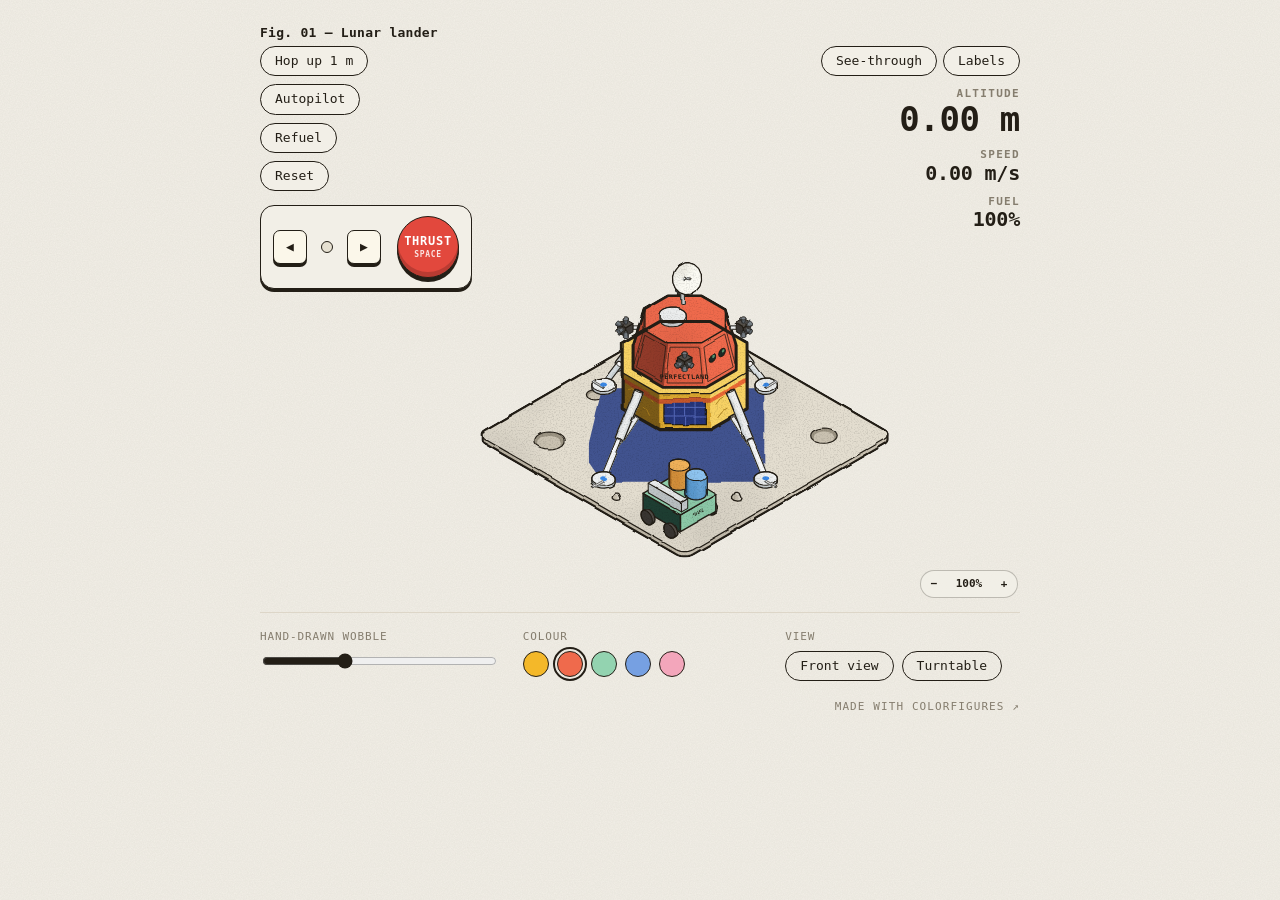
<file: ui/figures/lander.html>
<!doctype html>
<html lang="en"><head><meta charset="utf-8"><meta name="viewport" content="width=device-width,initial-scale=1">
<title>Lunar lander</title><link rel="icon" href="data:,"><style>.mcap{display:none!important}@media (max-width:560px){.stat .v{font-size:20px!important}.stats{align-items:flex-end}}@media (min-width:561px){.vset{top:4px!important}#stats{top:var(--vset-h,44px)!important}}</style><style>@media (max-width:560px){body > header{display:none}}</style><script>window.FIG_A = () => innerWidth <= 560 ? 1.1 : .75;</script><script>window.LBL_U = () => { if (innerWidth > 560) return 0; const s = document.getElementById("fig"); return s && s.clientWidth && s.viewBox.baseVal.width ? s.viewBox.baseVal.width / s.clientWidth : 0; };</script></head><body>
<script>
/* ============================================================
   Colorfigures core: projection, shapes, shading, ink, labels, page shell.
   A figure page includes this file (scripts/build.py inlines it), then calls mountFigure({...}).
   See SKILL.md for the drawing contract and conventions.
   One fixed view (front-left-top) and one fixed light (from above, behind the viewer's right shoulder: the front is lit,
   the left side is in shade, and cast shadows fall toward the lower left of the screen).
   ============================================================ */

/* ---------- palettes ---------- */
const PALS = {
  mustard: { l:'#f4b829', m:'#d49c1f', d:'#4e4a18' },
  tomato:  { l:'#ef6a4c', m:'#cf5038', d:'#4a2219' },
  mint:    { l:'#93d3b0', m:'#71b693', d:'#1f4034' },
  cobalt:  { l:'#76a0e2', m:'#5a82c6', d:'#1c2948' },
  blush:   { l:'#f3a6bb', m:'#d8869c', d:'#4b2430' },
};
const METAL   = { l:'#eef0f0', m:'#c6ccce', d:'#8f989b' };
const CLEAR   = { l:'#e4f2f4', m:'#c4dfe4', d:'#97b9c0' };
const CERAMIC = { l:'#fbfaf3', m:'#e3e0d2', d:'#bdb8a6' };
const DARK    = { l:'#55504a', m:'#3d3935', d:'#272421' };
const INK = '#231e16';
const SHADOW = '#41538f';

/* ---------- projection (x = depth toward viewer-right, y = toward viewer-left, z = up) ---------- */
const C = Math.cos(Math.PI/6), S = Math.sin(Math.PI/6);
let OX = 0, OY = 0;
/* Free orthographic camera (internal names start with CAM_ / cam so they never clash with a figure's own names). YAW turns the viewer around the vertical axis (45° = the classic front-left view),
   PITCH is how far it looks down (35.26° = true isometric). At the defaults P() is exactly the old isometric
   projection, so every figure drawn for it still lines up. Drag the figure to orbit; double-click to reset.
   rotV(n) maps a world direction into the default view's frame, so vis / tone / any "sum of rotV > 0" test keep
   working at every angle: the viewer is always (1,1,1) and the light stays put relative to the viewer. */
let VIEW = 0, RC = [0, 0], RCZ = 0;
const VIEW_NAMES = ['front', 'left side', 'back', 'right side'];
const TURNS = [0, 2];
const YAW0 = 45, PITCH0 = Math.atan(1/Math.SQRT2) * 180/Math.PI, CAM_K = Math.sqrt(1.5);
let YAW = YAW0, PITCH = PITCH0, CAM_R, CAM_U, CAM_V, CAM_D;                       // right, up, toward viewer, screen-down
const camBasis = (yaw, pitch) => { const t = yaw*Math.PI/180, p = pitch*Math.PI/180, ct = Math.cos(t), st = Math.sin(t), cp = Math.cos(p), sp2 = Math.sin(p);
  return { R:[st,-ct,0], U:[-sp2*ct,-sp2*st,cp], V:[cp*ct,cp*st,sp2] }; };
const CAM_B0 = camBasis(YAW0, PITCH0);
// CAM_LIM: how far (deg) the camera may turn either side of the front view; null = all the way round (set per figure)
let CAM_LIM = null;
function setCam(yaw, pitch){ YAW = CAM_LIM == null ? yaw : Math.max(YAW0 - CAM_LIM, Math.min(YAW0 + CAM_LIM, yaw));
  PITCH = CAM_LIM == null ? Math.max(6, Math.min(78, pitch)) : Math.max(15, Math.min(62, pitch)); const b = camBasis(YAW, PITCH); CAM_R = b.R; CAM_U = b.U; CAM_V = b.V; CAM_D = CAM_U.map(v => -v); }
setCam(YAW0, PITCH0);
const camDot = (a,b) => a[0]*b[0]+a[1]*b[1]+a[2]*b[2];
const rotV = n => { const r = camDot(n,CAM_R), u = camDot(n,CAM_U), v = camDot(n,CAM_V); return [0,1,2].map(i => CAM_B0.R[i]*r + CAM_B0.U[i]*u + CAM_B0.V[i]*v); };
// the light's ground direction turns with the viewer's yaw only (shadows always fall toward the lower left of the screen)
const yawTurn = ([x,y]) => { const t = (YAW - YAW0)*Math.PI/180, c = Math.cos(t), s = Math.sin(t); return [x*c - y*s, x*s + y*c]; };
const rotXY = (x,y) => [x, y];                                                // kept for old callers
const P0 = (x,y,z) => [(x-y)*C + OX, (x+y)*S - z + OY];                       // raw iso
const P  = (x,y,z) => { const q = [x-RC[0], y-RC[1], z-RCZ];
  return [CAM_K*camDot(q,CAM_R) + (RC[0]-RC[1])*C + OX, CAM_K*camDot(q,CAM_D) + (RC[0]+RC[1])*S - RCZ + OY]; };
const Dv = (x,y,z) => [CAM_K*camDot([x,y,z],CAM_R), CAM_K*camDot([x,y,z],CAM_D)];
// distance toward the viewer: draw parts with smaller depth first
const depthOf = p => camDot(p, CAM_V);
// sort [{at:[x,y,z], svg}] back-to-front for the current camera. A part may also give box:[[x0,y0,z0],[x1,y1,z1]]:
// when two boxes are separated along x, y or z, the one on the viewer's side goes last (a centre point alone gets long
// or wrapping parts wrong: a pole beside a row of keys, a spout reaching past a cup).
const boxMid = b => [0,1,2].map(k => (b[0][k] + b[1][k]) / 2);
const sepOrder = (p, q) => { if (!p.box || !q.box) return 0;
  for (let k = 0; k < 3; k++){ if (p.box[1][k] <= q.box[0][k] + 1e-6) return CAM_V[k] >= 0 ? -1 : 1; if (q.box[1][k] <= p.box[0][k] + 1e-6) return CAM_V[k] >= 0 ? 1 : -1; }
  return 0; };
const byDepth = parts => parts.filter(Boolean).sort((p,q) => sepOrder(p,q) || (depthOf(p.at || boxMid(p.box)) - depthOf(q.at || boxMid(q.box)))).map(p => p.svg).join('');
// the half of a vertical ring that faces the viewer / is turned away, as [from, to] angles in degrees (0 = +x, 90 = +y)
const nearHalf = () => [YAW - 90, YAW + 90], farHalf = () => [YAW + 90, YAW + 270];
// an open container (cup, bin, cone, drum) between two rings: far inner wall, then its contents, then the near outer wall
const openShell = (A, B, colour, contents = '') => loft(A, B, colour, true) + contents + loft(A, B, colour);
const f  = v => v.toFixed(1);
const pd = (pts, close=true) => 'M' + pts.map(p => { const q = P(p[0],p[1],p[2]); return f(q[0])+' '+f(q[1]); }).join('L') + (close ? 'Z' : '');
const sp = pts => 'M' + pts.map(q => f(q[0])+' '+f(q[1])).join('L') + 'Z';

/* ---------- 2D shapes in a plane's (u,v) coords (v up), mapped to 3D by a plane ---------- */
const arcUV  = (cu,cv,r,a0,a1,n=7) => { const o=[]; for (let i=0;i<=n;i++){ const a=(a0+(a1-a0)*i/n)*Math.PI/180; o.push([cu+r*Math.cos(a), cv+r*Math.sin(a)]); } return o; };
const rrUV   = (u0,v0,u1,v1,r,n=7) => r <= 0 ? rectUV(u0,v0,u1,v1) : [...arcUV(u1-r,v0+r,r,-90,0,n), ...arcUV(u1-r,v1-r,r,0,90,n), ...arcUV(u0+r,v1-r,r,90,180,n), ...arcUV(u0+r,v0+r,r,180,270,n)];
const rectUV = (u0,v0,u1,v1) => [[u0,v0],[u1,v0],[u1,v1],[u0,v1]];
const ellUV  = (cu,cv,ru,rv,n=24) => Array.from({length:n}, (_,i) => { const a=i/n*2*Math.PI; return [cu+ru*Math.cos(a), cv+rv*Math.sin(a)]; });
const PX = x => ([u,v]) => [x,u,v];      // front-facing plane x = const   (u = y, v = z)
const PY = y => ([u,v]) => [u,y,v];      // side plane y = const           (u = x, v = z)
const PZ = z => ([u,v]) => [u,v,z];      // horizontal plane z = const     (u = x, v = y)
const on = (plane, uv) => uv.map(plane);

/* ---------- vectors + shading ---------- */
const sub=(a,b)=>[a[0]-b[0],a[1]-b[1],a[2]-b[2]], dot=(a,b)=>a[0]*b[0]+a[1]*b[1]+a[2]*b[2];
const cross=(a,b)=>[a[1]*b[2]-a[2]*b[1], a[2]*b[0]-a[0]*b[2], a[0]*b[1]-a[1]*b[0]];
const norm=a=>{ const l=Math.hypot(...a)||1; return a.map(v=>v/l); };
const avg=ps=>ps.reduce((s,p)=>[s[0]+p[0]/ps.length,s[1]+p[1]/ps.length,s[2]+p[2]/ps.length],[0,0,0]);
const vis = n => { const r = rotV(n); return r[0]+r[1]+r[2] > 1e-6; };   // viewer looks from (+1,+1,+1) after the turn
const facing = vis;                                                       // readable alias: is this face toward the viewer?
const SHADOW_K = 0.85, AZ_MIN = 20, AZ_MAX = 160;
// cast shadows are drawn shorter than the shading light implies (0.45 × height instead of 0.85 ×): long shadows of tall
// parts on thin supports (a lamp shade, a fan head) land far from the object and read as separate blobs
const SHADOW_LEN = 0.45;
let L = [0,0,1], SH = [0,0];
function setLight(deg){ const a=deg*Math.PI/180; SH=[SHADOW_K*Math.cos(a), SHADOW_K*Math.sin(a)]; L=norm([-SH[0],-SH[1],1]); }
const LIN = norm([.6,.2,1]);                       // fixed light for interiors / small props
// Three flat tones, but blended across a narrow band at each step, so a face that turns past a threshold while the
// figure rotates fades between tones instead of snapping (at rest almost every face still sits on a pure tone).
const SOFT = .18;
const step3 = (d, hi, lo, m) => { const ss = (a, b, x) => { const k = Math.min(1, Math.max(0, (x - a)/(b - a))); return k*k*(3 - 2*k); };
  const a = ss(hi - SOFT, hi + SOFT, d), b = ss(lo - SOFT, lo + SOFT, d);
  return a >= 1 ? m.l : b <= 0 ? m.d : a > 0 ? mix(m.m, m.l, a) : b < 1 ? mix(m.d, m.m, b) : m.m; };
const tone  = (n,m) => step3(dot(rotV(n),L),   -.15, -.45, m);   // exterior, follows the sun
const toneI = (n,m) => step3(dot(rotV(n),LIN),  .6,   .05, m);   // interior / props
const mix = (a,b,t) => '#' + [1,3,5].map(i => Math.round(parseInt(a.substr(i,2),16)*(1-t) + parseInt(b.substr(i,2),16)*t).toString(16).padStart(2,'0')).join('');
const matOf = hex => ({ l:hex, m:mix(hex,'#000000',.16), d:mix(hex,'#000000',.42) });
const ease = t => t<.5 ? 2*t*t : 1-Math.pow(-2*t+2,2)/2;

/* ---------- drawing primitives (all return SVG strings) ---------- */
const ink   = (d,w=1.0) => `<path d="${d}" fill="none" stroke="${INK}" stroke-width="${w}" stroke-linejoin="round" stroke-linecap="round"/>`;
const fill  = (d,c,extra='') => `<path d="${d}" fill="${c}" ${extra}/>`;
const face  = (d,c) => `<path d="${d}" fill="${c}" stroke="${c}" stroke-width=".7" stroke-linejoin="round"/>`;
const shape = (pts,c,w=.9) => fill(pd(pts),c) + (w ? ink(pd(pts),w) : '');
const line  = (pts,w=.9) => ink(pd(pts,false),w);
// Loft between two rings of equal length (closed). colour(n) picks each strip's fill; flip = seen from inside.
function loft(A, B, colour, flip=false){
  const n=A.length, cen=avg(A.concat(B)); let s='';
  for (let i=0;i<n;i++){
    const a0=A[i], a1=A[(i+1)%n], b1=B[(i+1)%n], b0=B[i];
    let nr = norm(cross(sub(a1,a0), sub(b0,a0)));
    if (!isFinite(nr[0])) continue;
    if (dot(nr, sub(avg([a0,a1,b1,b0]), cen)) < 0) nr = nr.map(v=>-v);
    if (flip) nr = nr.map(v=>-v);
    if (vis(nr)) s += face(pd([a0,a1,b1,b0]), colour(nr));
  }
  return s;
}
function hull(pts){
  pts = pts.slice().sort((a,b)=>a[0]-b[0]||a[1]-b[1]);
  const cr=(o,a,b)=>(a[0]-o[0])*(b[1]-o[1])-(a[1]-o[1])*(b[0]-o[0]); const lo=[], up=[];
  for (const p of pts){ while(lo.length>=2 && cr(lo[lo.length-2],lo[lo.length-1],p)<=0) lo.pop(); lo.push(p); }
  for (const p of pts.reverse()){ while(up.length>=2 && cr(up[up.length-2],up[up.length-1],p)<=0) up.pop(); up.push(p); }
  lo.pop(); up.pop(); return lo.concat(up);
}
// Silhouette ink, weighted by how thick the part is on screen (like a hand inker): the w you pass is the most it gets.
// Thickness = 2 × area / perimeter of the outline (a rod's diameter, about half a box's width), as a share of the
// frame width. A long thin rod, a handle or a knob stays light (~1–1.5); a grinder, kettle or machine body gets the
// heavy ~2.4–2.8. Thin parts stay thin and parts keep air between them.
const hullInk = (pts3, w=1.4) => { const h = hull(pts3.map(p=>P(...p))); let a = 0, per = 0;
  for (let i = 0; i < h.length; i++){ const p = h[i], q = h[(i+1) % h.length]; a += p[0]*q[1] - q[0]*p[1]; per += Math.hypot(q[0]-p[0], q[1]-p[1]); }
  const thick = per ? Math.abs(a) / per / (INK_K * INK_REF_VB) : 0;
  return ink(sp(h), Math.min(w, .9 + 20*thick)); };
// Axis-aligned box: three visible faces, shaded, each outlined. shade = tone (sunlit) or toneI (interior).
function box(x0,y0,z0,x1,y1,z1,m,shade=toneI,w=.9){
  // all six faces, drawn only when they face the viewer (sides first, then top) — correct in every VIEW
  const F = [
    [[0,1,0],  [[x0,y1,z0],[x1,y1,z0],[x1,y1,z1],[x0,y1,z1]]],
    [[1,0,0],  [[x1,y0,z0],[x1,y1,z0],[x1,y1,z1],[x1,y0,z1]]],
    [[0,-1,0], [[x0,y0,z0],[x1,y0,z0],[x1,y0,z1],[x0,y0,z1]]],
    [[-1,0,0], [[x0,y0,z0],[x0,y1,z0],[x0,y1,z1],[x0,y0,z1]]],
    [[0,0,1],  [[x0,y0,z1],[x1,y0,z1],[x1,y1,z1],[x0,y1,z1]]] ];
  return F.filter(([n]) => vis(n)).map(([n,q]) => shape(q, shade(n,m), w)).join('');
}
// Rounded-profile extrusion: profile (u=y, v=z) swept along x from x0 to x1. Body of most machines.
function extrude(profileUV, x0, x1, m, shade=tone){ return loft(on(PX(x0),profileUV), on(PX(x1),profileUV), n=>shade(n,m)); }
// Vertical cylinder (axis z) centred (x,y), radius r from z0 to z1, with top cap.
function cyl(x,y,z0,z1,r,m,shade=toneI,w=1.2,n=24){
  const A=on(PZ(z0),ellUV(x,y,r,r,n)), B=on(PZ(z1),ellUV(x,y,r,r,n));
  return loft(A,B,nr=>shade(nr,m)) + fill(pd(B),shade([0,0,1],m)) + hullInk([...A,...B],w) + ink(pd(B),w*.8);
}
// Cylinder lying along x (e.g. a knob or dial sticking out of a front face): centred (y,z), from x0 to x1.
function cylX(x0,x1,y,z,r,m,shade=toneI,w=1.1,n=20){
  const A=on(PX(x0),ellUV(y,z,r,r,n)), B=on(PX(x1),ellUV(y,z,r,r,n));
  // cap on whichever end faces the viewer (the +x end in VIEW 0)
  const capB = vis([1,0,0]), cap = capB ? B : A, cn = capB ? [1,0,0] : [-1,0,0];
  return loft(A,B,nr=>shade(nr,m)) + (vis(cn) ? fill(pd(cap),shade(cn,m)) : '') + hullInk([...A,...B],w) + (vis(cn) ? ink(pd(cap),w*.8) : '');
}
// Cylinder between any two 3D points a and b (a lamp arm, a rod, a pipe at an angle, a handle bar), radius r.
// The end facing the viewer gets a cap. For a tapered part (a cone, a lamp shade) pass r1 for the radius at b.
function rod(a, b, r, m, shade=toneI, w=1, r1=r, n=16){
  const d = norm(sub(b, a)), u = norm(cross(d, Math.abs(d[2]) < .9 ? [0,0,1] : [1,0,0])), v = cross(d, u);
  const ring = (p, rr) => Array.from({length:n}, (_,i) => { const t = i/n*2*Math.PI, c = Math.cos(t)*rr, s2 = Math.sin(t)*rr;
    return [p[0] + u[0]*c + v[0]*s2, p[1] + u[1]*c + v[1]*s2, p[2] + u[2]*c + v[2]*s2]; });
  const A = ring(a, r), B = ring(b, r1), capB = vis(d), cap = capB ? B : A, cn = capB ? d : d.map(x => -x);
  return loft(A, B, nr => shade(nr, m)) + (Math.max(r, r1) > 0 ? fill(pd(cap), shade(cn, m)) + ink(pd(cap), w*.8) : '') + hullInk([...A, ...B], w);
}
// Text lying flat on a front plane x = const, centred at (y,z) baseline; reads left-to-right on screen.
// text sits on a face: if its reading direction comes out mirrored (or edge-on), that face is turned away, so the text is hidden
const txM = (o, U, V) => (U[0]*V[1] - U[1]*V[0]) <= .02 * Math.hypot(...U) * Math.hypot(...V) ? `matrix(0 0 0 0 ${f(o[0])} ${f(o[1])})` : `matrix(${U[0].toFixed(4)} ${U[1].toFixed(4)} ${V[0].toFixed(4)} ${V[1].toFixed(4)} ${f(o[0])} ${f(o[1])})`;
const tx = (x,y,z,str,size,col=INK,weight=700) => { const o=P(x,y,z);
  return `<text transform="${txM(o, Dv(0,-1,0), Dv(0,0,-1))}" font-size="${size}" fill="${col}" text-anchor="middle" font-family="ui-monospace,Menlo,monospace" font-weight="${weight}" letter-spacing=".04em">${str}</text>`; };
// Text on a side plane y = const, centred at (x,z).
const txY = (x,y,z,str,size,col=INK,weight=700) => { const o=P(x,y,z);
  return `<text transform="${txM(o, Dv(1,0,0), Dv(0,0,-1))}" font-size="${size}" fill="${col}" text-anchor="middle" font-family="ui-monospace,Menlo,monospace" font-weight="${weight}" letter-spacing=".04em">${str}</text>`; };
// Cast shadow of a set of 3D points (any outline of the object), pushed along the light onto z = 0.
// the light stays put relative to the viewer, so the shadow is cast in turned coordinates
// z0: the surface it falls on (a board, a counter); clip it to that surface with clipTo(...) if it could spill off.
// clip: the 3D outline of the surface it falls on (e.g. boardTop(...)), so it can't spill over the edge.
const castShadow = (pts3, z0=0, clip=null) => { const k = SHADOW_LEN / SHADOW_K, [sx, sy] = yawTurn(SH);
  const s = fill(sp(hull(pts3.map(([x,y,z]) => P(x+(z-z0)*sx*k, y+(z-z0)*sy*k, z0)))), SHADOW);
  return clip ? clipTo(clip, s) : s; };
// A board for the object to stand on (a tray, a desk top, a counter): a rounded slab from (x0,y0) to (x1,y1), h thick.
// Draw it first; then castShadow(points, h, boardTop(x0,y0,x1,y1,h,r)) so shadows lie on it and stop at its edge.
const BOARD = { l:'#e6e1d4', m:'#cfc8b8', d:'#aaa293' }, WOOD = { l:'#d9a86c', m:'#bf8a4f', d:'#8e6236' };
const boardTop = (x0,y0,x1,y1,h=3,r=5) => on(PZ(h), rrUV(x0,y0,x1,y1,r));
function board(x0,y0,x1,y1,h=3,r=5,m=BOARD){
  const A = on(PZ(0), rrUV(x0,y0,x1,y1,r)), B = boardTop(x0,y0,x1,y1,h,r);
  return loft(A, B, n => toneI(n, m)) + fill(pd(B), m.l) + ink(pd(B), 1) + hullInk([...A, ...B], 1.8);
}
// Group helpers: clickable target, clip to an opening.
const act  = (name, inner, data='') => `<g data-act="${name}" ${data}>${inner}</g>`;
let _clipN = 0;
// Part label (for "how does it work" figures): a cream pill with a leader line to a 3D point on the part.
// dx, dy = where the pill sits, in screen units at the reference zoom (they scale with the figure like stroke widths).
// on = that part is working right now (the pill turns the accent colour). Labels can be hidden with the Labels switch.
function tag(p3, dx, dy, text, on=false){
  // on a phone (LBL_U = drawing units per screen px) the pill is a numbered badge and the names go in a legend under the figure
  const u = window.LBL_U ? LBL_U() : 0, n = ((window.__ln || (window.__ln = {}))[text] || (__ln[text] = Object.keys(__ln).length + 1));
  const k = INK_K, [X,Y] = P(...p3), fs = u ? 10*u : 8.6*k, h = u ? 17*u : fs*1.8, w = u ? h*(n > 9 ? 1.3 : 1) : text.length*fs*.62 + fs*1.5, cx = X + dx*k, cy = Y + dy*k;
  return `<g class="tag${on ? ' on' : ''}" data-n="${n}" data-t="${text}"><path d="M${f(X)} ${f(Y)}L${f(cx)} ${f(cy)}" fill="none" stroke="${INK}" stroke-width="1"/>`
    + `<circle cx="${f(X)}" cy="${f(Y)}" r="${f(1.3*k)}" fill="${INK}"/>`
    + `<rect x="${f(cx-w/2)}" y="${f(cy-h/2)}" width="${f(w)}" height="${f(h)}" rx="${f(h/2)}" fill="${on ? 'var(--accent,#f4b829)' : '#fff4d6'}" stroke="${INK}" stroke-width="1.2"/>`
    + `<text x="${f(cx)}" y="${f(cy+fs*.36)}" font-size="${f(fs)}" text-anchor="middle" font-family="ui-monospace,Menlo,monospace" font-weight="800" letter-spacing=".04em" fill="${INK}">${u ? n : text}</text></g>`;
}
const clipTo = (pts3, inner) => { const id = 'k' + (++_clipN); return `<clipPath id="${id}"><path d="${pd(pts3)}"/></clipPath><g clip-path="url(#${id})">${inner}</g>`; };

/* ---------- constant on-screen line weight ----------
   Stroke widths are written in model units, and each figure is zoomed to fill the frame, so a small
   object would get fat lines. INK_K rescales every stroke-width (and the wobble/grain filter) so all
   figures match the reference zoom of the booth / vending machine (viewBox ≈ 585 units wide). */
const INK_REF_VB = 585;
let INK_K = 1;
const inkScale = svg => INK_K === 1 ? svg : svg.replace(/stroke-width="([\d.]+)"/g, (_, w) => `stroke-width="${(+w * INK_K).toFixed(2)}"`);

/* ---------- page shell ---------- */
const CORE_CSS = `
  :root{--paper:#f2efe7;--ink:#231e16;--muted:#857d6e;--rule:#ddd6c8}
  *{box-sizing:border-box} html,body{margin:0;height:100%}
  body{background-color:var(--paper);
    background-image:url("data:image/svg+xml;utf8,<svg xmlns='http://www.w3.org/2000/svg' width='320' height='320'><filter id='p'><feTurbulence type='fractalNoise' baseFrequency='.85' numOctaves='3' stitchTiles='stitch'/><feColorMatrix values='0 0 0 0 .42  0 0 0 0 .39  0 0 0 0 .33  .16 0 0 0 0'/></filter><rect width='100%' height='100%' filter='url(%23p)'/></svg>");
    overflow-x:hidden;color:var(--ink);font:13px/1.4 ui-monospace,SFMono-Regular,Menlo,monospace;display:flex;flex-direction:column;align-items:center;padding:24px 16px 32px}
  header{width:100%;max-width:760px;display:flex;justify-content:space-between;align-items:baseline;gap:12px;flex-wrap:wrap}
  header h1{font-size:13px;font-weight:600;margin:0;letter-spacing:.02em} header span{color:var(--muted)}
  #fig{width:100%;max-width:760px;height:auto;display:block;margin:4px 0 8px;user-select:none;overflow:visible}
  #fig{cursor:grab;touch-action:pan-y} #fig.drag{cursor:grabbing} #fig [data-act]{cursor:pointer}
  #readout, .idea{display:none}   /* status line + big idea are off: the buttons and motion tell the story */
  .idea{width:100%;max-width:760px;margin:-6px 0 16px;font-size:12.5px;line-height:1.5;text-align:center;color:var(--ink)}
  .idea strong{letter-spacing:.12em;text-transform:uppercase;font-size:11px;margin-right:8px}
  #readout{position:relative;min-height:1.4em;letter-spacing:.08em;text-transform:uppercase;margin-bottom:14px;text-align:center;text-shadow:0 0 3px var(--paper),0 0 6px var(--paper),0 0 10px var(--paper)}
  .stage{position:relative;width:100%;max-width:760px}
  .actions{position:absolute;top:4px;left:0;display:flex;flex-direction:column;align-items:flex-start;gap:8px;z-index:2;max-width:220px}
  .actions .cap{color:var(--muted);font-size:11px;letter-spacing:.08em;text-transform:uppercase;margin:0 0 2px}
  html.nolabels #fig .tag{display:none}
  .ctl[hidden]{display:none}
  /* ui.flash(text): a short note under the buttons ("the can is empty — refill it"); the status line itself stays hidden */
  .toast{position:absolute;left:0;z-index:3;font-size:11.5px;letter-spacing:.06em;text-transform:uppercase;background:var(--paper);
    border:1.5px solid var(--ink);border-radius:8px;padding:4px 9px;box-shadow:2px 2px 0 var(--ink);opacity:0;transition:opacity .2s;pointer-events:none;max-width:240px}
  .toast.show{opacity:1}
  .made-with{width:100%;max-width:760px;margin-top:18px;text-align:right;font-size:11px;letter-spacing:.1em;text-transform:uppercase}
  .made-with a{color:var(--muted);text-decoration:none} .made-with a:hover{color:var(--ink)}
  .stats{position:absolute;top:4px;right:0;display:flex;flex-direction:column;align-items:flex-end;gap:10px;z-index:2;text-align:right}
  .stat .k{font-size:11px;font-weight:700;letter-spacing:.12em;text-transform:uppercase;color:var(--muted)}
  .stat .v{font-size:34px;font-weight:800;line-height:1.05;letter-spacing:-.01em;font-variant-numeric:tabular-nums;color:var(--ink)}
  .stat.small .v{font-size:20px}
  .stat .v.bump{animation:bump .35s ease-out}
  @keyframes bump{0%{transform:scale(1.18)}100%{transform:none}}
  .stepwrap{position:relative;display:flex;align-items:center;gap:8px}
  .act{font:inherit;color:var(--ink);background:var(--paper);border:1.5px solid var(--ink);border-radius:999px;padding:5px 14px;cursor:pointer;white-space:nowrap}
  .act:hover{background:color-mix(in srgb,var(--paper) 92%,var(--ink))}
  .act .car{margin-left:6px;font-size:10px}
  .act:focus-visible{outline:2px solid var(--ink);outline-offset:3px}
  .chips{display:none;flex-wrap:wrap;gap:6px;background:var(--paper);border:2px solid var(--ink);border-radius:12px;box-shadow:3px 3px 0 var(--ink);
    padding:8px;width:max-content;max-width:min(300px,62vw);position:absolute;left:calc(100% + 10px);top:-4px;z-index:3}
  .stepwrap.open .chips{display:flex}
  .chip{white-space:nowrap;font:inherit;font-size:11.5px;font-weight:700;color:var(--ink);background:var(--paper);border:1.5px solid var(--ink);border-radius:8px;padding:4px 8px;cursor:pointer;box-shadow:2px 2px 0 var(--ink)}
  .chip:hover{background:var(--accent,#f4b829);transform:translate(-1px,-1px)}
  .chip.current{background:var(--ink);color:var(--paper)} .chip.current:hover{background:var(--ink);transform:none}
  .chip.off{opacity:.45} .chip.off:hover{transform:none;background:var(--paper)}
  
  @media (max-width:560px){body{padding:14px 12px 24px}header span,.actions .cap{display:none}.actions{flex-direction:row;flex-wrap:wrap;gap:6px}.act{font-size:12px;padding:4px 11px}.stats{position:static;flex-direction:row;justify-content:flex-end;gap:18px;margin-bottom:4px}.actions{position:static;max-width:none;margin:6px 0 4px}.chips{left:0;top:calc(100% + 8px)}}
  .controls{width:100%;max-width:760px;display:grid;grid-template-columns:repeat(auto-fit,minmax(200px,1fr));gap:14px 28px;border-top:1px solid var(--rule);padding-top:16px}
  .ctl{display:flex;flex-direction:column;gap:6px}
  .ctl label{color:var(--muted);font-size:11px;letter-spacing:.08em;text-transform:uppercase}
  input[type=range]{width:100%;accent-color:var(--ink)}
  .row{display:flex;gap:8px;flex-wrap:wrap}
  button{font:inherit;color:var(--ink);background:transparent;border:1.5px solid var(--ink);border-radius:999px;padding:5px 14px;cursor:pointer}
  button:hover{background:#0000000d}
  button[aria-pressed=true]:not(.sw){background:var(--ink);color:var(--paper)}
  .sw{width:26px;height:26px;padding:0;border-radius:50%} .sw[aria-pressed=true]{outline:2px solid var(--ink);outline-offset:2px}`;

const filterFor = k => `<filter id="hand" x="-3%" y="-3%" width="106%" height="106%" color-interpolation-filters="sRGB">
  <feTurbulence type="fractalNoise" baseFrequency="${(0.045/k).toFixed(4)}" numOctaves="2" seed="4" result="warp"/>
  <feDisplacementMap id="wob" in="SourceGraphic" in2="warp" scale="${(2.4*k).toFixed(2)}" xChannelSelector="R" yChannelSelector="G" result="wob"/>
  <feTurbulence type="fractalNoise" baseFrequency="${(0.9/k).toFixed(4)}" numOctaves="3" seed="11" result="n1"/>
  <feColorMatrix in="n1" type="matrix" values=".3 0 0 0 .84  .3 0 0 0 .84  .3 0 0 0 .84  0 0 0 0 1" result="grain"/>
  <feTurbulence type="fractalNoise" baseFrequency="${(0.012/k).toFixed(4)}" numOctaves="2" seed="7" result="n2"/>
  <feColorMatrix in="n2" type="matrix" values=".3 0 0 0 .85  .3 0 0 0 .85  .3 0 0 0 .85  0 0 0 0 1" result="blot"/>
  <feBlend in="wob" in2="grain" mode="multiply" result="g1"/><feBlend in="g1" in2="blot" mode="multiply" result="g2"/>
  <feComposite in="g2" in2="wob" operator="in"/></filter>`;

/* mountFigure({
     fig:'03', title:'Photo booth', hint:'click the curtain…',
     size:[W,D,H],                 // bounding box, used to frame the view (shadow range included)
     palette:'mustard',            // default PALS key
     state:{...},                  // figure state (st.pal is built in)
     scene: (st, m) => svgString,  // m = current palette {l,m,d}
     readout: st => 'text',        // status line under the figure
     buttons: [{label, onClick(st, ui)}      // listed in the order the user should do them
               | {label, choices: st => [{label, onClick(st,ui), current?, disabled?, why?}]}],   // opens a picker
     stats: st => [{label, value, small?}],   // optional: big numbers top-right (credit, change, score)
     credit: false,                // optional: hide the small "Made with Colorfigures" link
     acts: { name(st, el, ui){} },  // clicks on act(name, …) groups; el has dataset
     params(st, q){}               // optional: read URLSearchParams for screenshot states
   })  -> ui = { st, render, animate(stepFn), flash(text,ms) }
   animate(step): calls step(dt seconds) every frame and re-renders until step returns false. */
addEventListener('error', e => { document.documentElement.dataset.errors = (document.documentElement.dataset.errors || '') + ' ' + e.message + ';'; });
/* The hand-drawn filter's noise never changes, but browsers recompute every feTurbulence each time the drawing changes
   (on phones SVG filters run on the CPU, so this is most of the cost of a frame). bakeNoise renders each noise layer once
   into an image and swaps it in: coarse layers as one small image over the whole view (they are smooth, so scaling up
   is invisible), fine grain as a seamless tile. If anything fails (an old browser), the live filter simply stays. */
function bakeNoise(svg){
  const fl = document.getElementById('hand'); if (!fl || typeof Image === 'undefined') return;
  const NS = 'http://www.w3.org/2000/svg', vb = svg.viewBox.baseVal;
  const x0 = vb.x - vb.width*.35, y0 = vb.y - vb.height*.35, w0 = vb.width*1.7, h0 = vb.height*1.7;
  for (const t of [...fl.querySelectorAll('feTurbulence')]){
    const fq = parseFloat(t.getAttribute('baseFrequency')), oct = +(t.getAttribute('numOctaves') || 1);
    if (!(fq > 0)) continue;
    const fine = fq * Math.max(w0, h0) > 80;
    if (fine) continue;   // fine grain stays live: a repeated tile leaves faint seams on some GPUs
    const rx = fine ? 0 : x0, ry = fine ? 0 : y0, rw = fine ? 48 / fq : w0, rh = fine ? 48 / fq : h0;
    const ppu = fq * (fine ? 7 : 5) * Math.pow(2, Math.max(0, oct - 1) * .5), PW = Math.ceil(rw * ppu), PH = Math.ceil(rh * ppu);
    if (PW * PH > 1200 * 1200) continue;
    const tb = t.cloneNode(); tb.removeAttribute('result'); if (fine) tb.setAttribute('stitchTiles', 'stitch');
    const src = `<svg xmlns="${NS}" width="${PW}" height="${PH}" viewBox="${rx} ${ry} ${rw} ${rh}"><filter id="n" filterUnits="userSpaceOnUse" x="${rx}" y="${ry}" width="${rw}" height="${rh}" color-interpolation-filters="sRGB">${tb.outerHTML}</filter><rect x="${rx}" y="${ry}" width="${rw}" height="${rh}" filter="url(#n)"/></svg>`;
    const img = new Image();
    img.onload = () => { try {
      const c = document.createElement('canvas'); c.width = PW; c.height = PH; const g = c.getContext('2d'); g.drawImage(img, 0, 0);
      // store the noise's colour values fully opaque: the filter reads its colour channels, and an image with
      // see-through pixels would be read premultiplied (darker) by some browsers
      const px = g.getImageData(0, 0, PW, PH); for (let i = 3; i < px.data.length; i += 4) px.data[i] = 255; g.putImageData(px, 0, 0);
      const url = c.toDataURL('image/png'), res = t.getAttribute('result');
      const im = document.createElementNS(NS, 'feImage');
      // a tile must sit inside the filter's region (the drawing's box) or it gets clipped: anchor it at the drawing's
      // centre, snapped to whole tiles so the grain keeps the same phase as the live noise would
      let ox = rx, oy = ry;
      if (fine){ const bb = svg.getElementById ? document.getElementById('art').getBBox() : { x: 0, y: 0, width: 0, height: 0 };
        ox = Math.floor((bb.x + bb.width/2) / rw) * rw; oy = Math.floor((bb.y + bb.height/2) / rh) * rh; }
      for (const [k, v] of [['x', ox], ['y', oy], ['width', rw], ['height', rh], ['preserveAspectRatio', 'none']]) im.setAttribute(k, v);
      im.setAttribute('href', url); im.setAttributeNS('http://www.w3.org/1999/xlink', 'xlink:href', url);
      if (!t.isConnected) return;
      if (fine){ im.setAttribute('result', res + '_tile'); const tl = document.createElementNS(NS, 'feTile'); tl.setAttribute('in', res + '_tile'); tl.setAttribute('result', res); t.replaceWith(im, tl); }
      else { im.setAttribute('result', res); t.replaceWith(im); }
    } catch (e) {} };
    img.src = 'data:image/svg+xml;charset=utf-8,' + encodeURIComponent(src);
  }
}
function mountFigure(cfg){
  document.title = cfg.title;
  const style = document.createElement('style'); style.textContent = CORE_CSS; document.head.appendChild(style);
  document.body.innerHTML = `
    <header><h1>Fig. ${cfg.fig} — ${cfg.title}</h1></header>
    <div class="stage">
      ${cfg.buttons && cfg.buttons.length ? `<div class="actions" id="btns"></div>` : ''}
      ${cfg.stats ? '<div class="stats" id="stats"></div>' : ''}
      <div class="toast" id="toast" role="status"></div>
      <svg id="fig" role="img" aria-label="${cfg.title}"><defs id="fdefs"></defs><g id="art" filter="url(#hand)"></g></svg>
    </div>
    <div id="readout"></div>
    ${cfg.idea ? `<p class="idea"><strong>The big idea</strong>${cfg.idea}</p>` : ''}
    <div class="controls">
      <div class="ctl"><label for="wb">Hand-drawn wobble</label><input id="wb" type="range" min="0" max="7" step="0.1" value="2.4"></div>
      <div class="ctl"><label>Colour</label><div class="row" id="pals"></div></div>
      <div class="ctl"><label>View</label><div class="row"><button id="vreset">Front view</button><button id="vspin" aria-pressed="false">Turntable</button></div></div>
      <div class="ctl" id="lblctl" hidden><label>Labels</label><div class="row"><button id="lbl" aria-pressed="true">On</button></div></div>
    </div>
    ${cfg.credit === false ? '' : '<footer class="made-with"><a href="https://april-zhu.com/colorfigures" target="_blank" rel="noopener">Made with Colorfigures ↗</a></footer>'}`;
  const st = cfg.state || {};            // kept as the same object, so a figure may hold on to it
  if (!st.pal) st.pal = cfg.palette || 'mustard';
  if (st.az == null) st.az = 105;
  const q = new URLSearchParams(location.search);
  // a figure turns all the way round only once it has been checked from every side (turn:'full'); otherwise it turns
  // +-60 deg around the front, where it was drawn. ?free=1 unlocks it for testing.
  CAM_LIM = cfg.turn === 'full' || q.get('free') === '1' ? null : 60;
  if (PALS[q.get('pal')]) st.pal = q.get('pal');
  if (cfg.params) cfg.params(st, q);

  // frame on the object itself: centred, filling ~60% of the width / ~78% of the height of a 4:3 view.
  // The cast shadow is allowed to spill outside the frame (svg overflow is visible).
  const [W,D,H] = cfg.size, pts = [];
  OX = OY = 0; RC = cfg.center || [W/2, D/2]; RCZ = H/2;
  VIEW = 0; setCam(YAW0, PITCH0);
  for (const x of [0,W]) for (const y of [0,D]) for (const z of [0,H]) pts.push(P(x,y,z));
  const xs=pts.map(p=>p[0]), ys=pts.map(p=>p[1]);
  const bw = Math.max(...xs)-Math.min(...xs), bh = Math.max(...ys)-Math.min(...ys);
  // the object fills ~74% of the width / ~88% of the height, nudged right of centre so the buttons (top left) stay clear
  // on a phone (FIG_A, from the gallery) the frame grows taller than 4:3, as far as the object needs, so tall machines fill it;
  // the spare height goes mostly below; the object stays centred (its shadow may run off the edge, by the owner's call)
  const PA = window.FIG_A ? FIG_A() : .75, A = PA === .75 ? .75 : Math.min(PA, Math.max(.75, bh/.88/(bw/.74)*1.08)), vbW = Math.max(bw/.74, bh/.88/A), vbH = vbW*A;
  OX = (vbW-bw)/2 + (PA === .75 ? vbW*.06 : 0) - Math.min(...xs); OY = (PA === .75 ? vbH*.04 : (vbH - bh)*.3) - Math.min(...ys);   // sit a little high: shadows fall downward
  const svg = document.getElementById('fig');
  svg.setAttribute('viewBox', `0 0 ${f(vbW)} ${f(vbH)}`);
  INK_K = vbW / INK_REF_VB;
  document.getElementById('fdefs').innerHTML = filterFor(INK_K);
  bakeNoise(svg);

  const art = document.getElementById('art'), readout = document.getElementById('readout');
  const ui = { st };
  ui.render = () => { _clipN = 0; document.documentElement.style.setProperty('--accent', PALS[st.pal].l); art.innerHTML = inkScale(cfg.scene(st, PALS[st.pal])); if (!ui._flash) readout.textContent = cfg.readout ? cfg.readout(st) : ''; if (ui.drawStats) ui.drawStats(); };
  // big numbers in the top-right corner (credit, change, score…); a value that changes gets a little bump
  const statsEl = document.getElementById('stats'), prevStats = {};
  ui.drawStats = () => { if (!statsEl) return;
    const list = cfg.stats(st).filter(Boolean), html = list.map(x => `<div class="stat${x.small ? ' small' : ''}"><div class="k">${x.label}</div><div class="v" data-k="${x.label}">${x.value}</div></div>`).join('');
    if (statsEl._html !== html){ statsEl._html = html; statsEl.innerHTML = html;
      statsEl.querySelectorAll('.v').forEach(v => { if (prevStats[v.dataset.k] != null && prevStats[v.dataset.k] !== v.textContent) v.classList.add('bump'); prevStats[v.dataset.k] = v.textContent; }); } };
  let flashT = 0;
  const toast = document.getElementById('toast');
  ui.flash = (text, ms=1600) => { ui._flash = true; readout.textContent = text; toast.textContent = text;
    toast.style.top = ((document.getElementById('btns') ? document.getElementById('btns').offsetTop + document.getElementById('btns').offsetHeight : 0) + 8) + 'px'; toast.classList.add('show');
    clearTimeout(flashT); flashT = setTimeout(() => { ui._flash = false; toast.classList.remove('show'); ui.render(); }, ms); };
  // One frame driver for every running animation: each frame runs all the steps, then draws once (two animations at
  // the same time no longer draw twice). It follows the screen's frames, with a timer fallback for when frames don't
  // come (headless shots, a hidden tab). ui.invalidate() asks for one redraw on the next frame (used while dragging).
  const steps = new Set(); let driving = false, lastT = 0, fbT = 0;
  const frame = () => { if (!driving) return; driving = false; clearTimeout(fbT);
    const now = performance.now(), dt = Math.max(0, Math.min(.05, (now - lastT) / 1000)); lastT = now;
    for (const s of [...steps]) if (s(dt) === false) steps.delete(s);
    ui.render(); if (steps.size) drive(); };
  const drive = () => { if (driving) return; driving = true; requestAnimationFrame(frame); fbT = setTimeout(frame, 60); };
  ui.animate = step => { if (!steps.size && !driving) lastT = performance.now(); steps.add(step); drive(); };
  ui.invalidate = () => drive();

  // clickable parts react on press, not on click: while something animates, the scene is redrawn every frame, so the
  // element under the pointer is replaced between press and release and a 'click' would never fire
  svg.addEventListener('pointerdown', e => { if (e.button) return; const a = e.target.closest('[data-act]'); if (!a || !cfg.acts || !cfg.acts[a.dataset.act]) return;
    e.preventDefault(); cfg.acts[a.dataset.act](st, a, ui); ui.render(); });
  // orbit: drag anywhere that is not a clickable part (the machine turns the way the finger moves); arrow keys nudge; double-click eases back to the front view
  let drag = null, spin = false, camAnim = 0;
  const camTo = (y, p, ms=700) => { const y0 = YAW, p0 = PITCH, dy = ((y - y0 + 540) % 360) - 180, id = ++camAnim; let t = 0;
    ui.animate(dt => { if (id !== camAnim) return false; t += dt*1000; const k = Math.min(1, t / ms), e = ease(k); setCam(y0 + dy*e, p0 + (p - p0)*e); return k < 1; }); };
  ui.camTo = camTo;
  svg.addEventListener('pointerdown', e => { if (e.button || e.target.closest('[data-act]')) return;
    camAnim++; drag = { x:e.clientX, y:e.clientY, yaw:YAW, pitch:PITCH }; svg.classList.add("drag"); try { svg.setPointerCapture(e.pointerId); } catch {} });
  svg.addEventListener('pointermove', e => { if (!drag) return; const k = 300 / svg.getBoundingClientRect().width;
    setCam(drag.yaw + (e.clientX - drag.x)*.55*k, drag.pitch + (e.clientY - drag.y)*.35*k); ui.invalidate(); });
  const endDrag = () => { drag = null; svg.classList.remove('drag'); };
  svg.addEventListener('pointerup', endDrag); svg.addEventListener('pointercancel', endDrag);
  svg.addEventListener('dblclick', e => { if (!e.target.closest('[data-act]')) camTo(YAW0, PITCH0); });
  addEventListener('keydown', e => { const k = { ArrowLeft:[-15,0], ArrowRight:[15,0], ArrowUp:[0,8], ArrowDown:[0,-8] }[e.key];
    if (!k || window.GAME_KEYS || /input|textarea/i.test(e.target.tagName)) return; e.preventDefault(); camTo(YAW + k[0], PITCH + k[1], 260); });   // a game figure keeps the arrows for play
  document.getElementById('vreset').onclick = () => { spin = false; vsp.setAttribute('aria-pressed', false); camTo(YAW0, PITCH0); };
  const vsp = document.getElementById('vspin');
  vsp.onclick = () => { spin = !spin; vsp.setAttribute('aria-pressed', spin); camAnim++;
    let dir = 1;   // with a turning limit, the turntable swings back and forth inside it
    if (spin) ui.animate(dt => { if (!spin) return false; if (!drag){ let y = YAW + dir*dt*18;
      if (CAM_LIM != null && Math.abs(y - YAW0) >= CAM_LIM - .5){ dir = -dir; y = YAW + dir*dt*18; } setCam(y, PITCH); } return true; }); };
  if (q.has('yaw') || q.has('pitch')) setCam(+(q.get('yaw') ?? YAW0), +(q.get('pitch') ?? PITCH0));
  const btns = document.getElementById('btns');
  const stepEls = [];
  if (btns) cfg.buttons.forEach((b, i) => {
    const wrap = document.createElement('div'); wrap.className = 'stepwrap';
    const el = document.createElement('button'); el.className = 'act';
    el.innerHTML = `${b.label}${b.choices ? '<span class="car">▾</span>' : ''}`;
    wrap.appendChild(el); btns.appendChild(wrap); stepEls.push(el);
    if (!b.choices){ el.onclick = () => { closeChips(); b.onClick(st, ui); ui.render(); }; return; }
    const chips = document.createElement('div'); chips.className = 'chips'; wrap.appendChild(chips);
    el.onclick = e => { e.stopPropagation(); const open = !wrap.classList.contains('open'); closeChips();
      if (!open) return;
      chips.innerHTML = '';
      // every choice stays clickable, so nothing silently ignores a press:
      //   current:true  = the one in use (shown selected); a press just says so
      //   disabled:true = not possible right now (shown faded); a press says why (c.why, or a generic note)
      for (const c of b.choices(st)){ const ch = document.createElement('button'); ch.className = 'chip' + (c.current ? ' current' : c.disabled ? ' off' : ''); ch.textContent = c.label;
        if (c.current) ch.setAttribute('aria-pressed', 'true');
        ch.onclick = ev => { ev.stopPropagation(); closeChips();
          if (c.current) return ui.flash(`${c.label} — already set`);
          if (c.disabled) return ui.flash(c.why || `${c.label} isn't possible right now`);
          c.onClick(st, ui); ui.render(); }; chips.appendChild(ch); }
      wrap.classList.add('open'); };
  });
  function closeChips(){ document.querySelectorAll('.stepwrap.open').forEach(w => w.classList.remove('open')); }
  document.addEventListener('click', closeChips);

  document.getElementById('wb').oninput = e => document.getElementById('wob').setAttribute('scale', (e.target.value * INK_K).toFixed(2));
  const pals = document.getElementById('pals');
  for (const [k,p] of Object.entries(PALS)){
    const b = document.createElement('button'); b.className='sw'; b.title=k; b.style.background=p.l; b.setAttribute('aria-pressed', k===st.pal);
    b.onclick = () => { st.pal=k; [...pals.children].forEach(c=>c.setAttribute('aria-pressed', c===b)); ui.render(); };
    pals.appendChild(b);
  }
  // labels: the switch appears when the figure draws any tag(); ?labels=0 starts with them hidden
  const lblctl = document.getElementById('lblctl'), lbl = document.getElementById('lbl');
  const setLabels = on => { document.documentElement.classList.toggle('nolabels', !on); lbl.textContent = on ? 'On' : 'Off'; lbl.setAttribute('aria-pressed', on); };
  lbl.onclick = () => setLabels(document.documentElement.classList.contains('nolabels'));
  if (q.get('labels') === '0') setLabels(false);
  // testing: ?press=Label@ms,Label@ms clicks the buttons whose text starts with Label at those times after load
  // (any order, repeats allowed); Label>Choice picks a choice from a picker button (?press=Speed>3@300).
  // Script errors and unknown labels are recorded on <html data-errors="…">
  window.__st = st;
  const noteErr = m => { document.documentElement.dataset.errors = (document.documentElement.dataset.errors || '') + ' ' + m + ';'; };
  const starts = (el, t) => el.textContent.trim().toLowerCase().startsWith(t.trim().toLowerCase());
  if (q.has('press')) q.get('press').split(',').forEach(item => { const [what, ms] = item.split('@'), [label, choice] = what.split('>');
    setTimeout(() => { const b = [...document.querySelectorAll('.act')].find(b => starts(b, label));
      if (!b) return noteErr(`no button "${label}"`);
      b.click(); if (choice == null) return;
      const c = [...b.parentElement.querySelectorAll('.chip')].find(c => starts(c, choice));
      if (c && !c.disabled) c.click(); else noteErr(`no choice "${choice}" in "${label}"`); }, +ms || 0); });
  setLight(st.az); ui.render();
  if (art.querySelector('.tag')) lblctl.hidden = false;
  return ui;
}

/* ---------- see-through + labels kit (shared; the figure supplies its own working parts) ----------
   xrCallouts(items, B): pills in two columns either side of the object, sorted top to bottom so leaders never cross.
     items: [{ at:[x,y,z], text, on }], B: the object's bounds [x0, x1, y0, y1, z0, z1].
   xrGhost(body, mech, k, OUTp, x0, x1, m): far walls faintly, the working parts, then the case as a ghost over them.
   xrMount(getUI, caption): the See-through / Labels switches (top right), the caption under the figure, label hiding. */
function xrCallouts(items, B){
  const pts = []; for (const x of [B[0], B[1]]) for (const y of [B[2], B[3]]) for (const z of [B[4], B[5]]) pts.push(P(x, y, z));
  const xmin = Math.min(...pts.map(p => p[0])), xmax = Math.max(...pts.map(p => p[0])), cx = (xmin + xmax)/2;
  // on a phone (LBL_U = drawing units per screen px) each label is a numbered badge and the names go in a legend under the figure
  const k = INK_K, u = window.LBL_U ? LBL_U() : 0, fs = u ? 10*u : 8.6*k, hgt = u ? 17*u : fs*1.8, gap = hgt + (u ? 3*u : 3*k);
  const L = [], R = [];
  const svgEl = document.getElementById('fig'), vb = svgEl.viewBox.baseVal, btn = document.getElementById('btns');
  const wMax = u ? hgt*1.3 + 12*k : Math.max(...items.map(it => it.text.length))*fs*.62 + fs*1.5 + 12*k;
  const roomL = xmin - vb.x >= wMax, roomR = vb.x + vb.width - xmax >= wMax;
  for (const it of items){ const [X, Y] = P(...it.at); ((X < cx && roomL) || !roomR ? L : R).push({ ...it, X, Y }); }
  let s = '';
  let top = { [-1]: fs, [1]: fs + 30*k };
  if (btn && svgEl.getScreenCTM()){ const r = btn.getBoundingClientRect(), q = new DOMPoint(r.right, r.bottom + 50).matrixTransform(svgEl.getScreenCTM().inverse());
    if (q.y > 0) top[-1] = q.y + hgt; }
  for (const [col, side] of [[L, -1], [R, 1]]){
    col.sort((a, b) => a.Y - b.Y);
    let y = -1e9; for (const c of col){ c.py = Math.max(c.Y, y + gap, top[side]); y = c.py; }
    const shift = col.length ? Math.max(0, col.reduce((a, c) => a + c.py - c.Y, 0) / col.length) : 0;
    const room = col.length ? col[0].py - top[side] : 0; for (const c of col) c.py -= Math.min(shift, room);
    for (const c of col){
      c.n = ((window.__ln || (window.__ln = {}))[c.text] || (__ln[c.text] = Object.keys(__ln).length + 1)); const w = u ? hgt*(c.n > 9 ? 1.3 : 1) : c.text.length*fs*.62 + fs*1.5;
      let px = side < 0 ? xmin - 10*k - w/2 : xmax + 10*k + w/2; px = Math.max(vb.x + w/2 + 2*k, Math.min(vb.x + vb.width - w/2 - 2*k, px));
      const ex = px - side*w/2;
      s += `<g class="tag${c.on ? ' on' : ''}" data-n="${c.n}" data-t="${c.text}"><path d="M${f(c.X)} ${f(c.Y)}L${f(ex + side*-4*k)} ${f(c.py)}L${f(ex)} ${f(c.py)}" fill="none" stroke="${INK}" stroke-width="1"/>`
        + `<circle cx="${f(c.X)}" cy="${f(c.Y)}" r="${f(1.4*k)}" fill="${INK}"/>`
        + `<rect x="${f(px - w/2)}" y="${f(c.py - hgt/2)}" width="${f(w)}" height="${f(hgt)}" rx="${f(hgt/2)}" fill="${c.on ? 'var(--accent,#f4b829)' : '#fff4d6'}" stroke="${INK}" stroke-width="1.2"/>`
        + `<text x="${f(px)}" y="${f(c.py + fs*.36)}" font-size="${f(fs)}" text-anchor="middle" font-family="ui-monospace,Menlo,monospace" font-weight="800" letter-spacing=".04em" fill="${INK}">${u ? c.n : c.text}</text></g>`;
    }
  }
  return s;
}
function xrGhost(body, mech, k, OUTp, x0, x1, m){
  const fF = facing([1,0,0]), fB = facing([-1,0,0]);
  const far = `<g opacity="${f(.5*k)}">` + loft(on(PX(x0), OUTp), on(PX(x1), OUTp), n => mix(toneI(n.map(v => -v), m), '#f2efe7', .55), true)
    + (fF ? fill(pd(on(PX(x0), OUTp)), mix(m.d, '#f2efe7', .5)) : '') + (fB ? fill(pd(on(PX(x1), OUTp)), mix(m.d, '#f2efe7', .5)) : '') + `</g>`;
  return far + mech + `<g opacity="${f(1 - .8*k)}">${body}</g>` + `<g opacity="${f(.6*k)}">` + hullInk([...on(PX(x0), OUTp), ...on(PX(x1), OUTp)], 2.8) + `</g>`;
}
function xrMount(getUI, caption, opt = {}){   // opt.labelsOnly: only the Labels switch (the insides are on show already)
  const ui = getUI(), q = new URLSearchParams(location.search), html = document.documentElement;
  if (q.get('labels') !== '1') html.classList.add('nolabels');
  if (ui.st.xr == null){ ui.st.xr = 0; ui.st.xrT = 0; }
  if (q.get('xr') === '1') ui.st.xr = ui.st.xrT = 1;
  const old = document.getElementById('lblctl'); if (old) old.style.display = 'none';
  const vset = document.createElement('div'); vset.className = 'vset';
  vset.innerHTML = '<div class="vrow">' + (opt.labelsOnly ? '' : '<button class="act" id="xrb" aria-pressed="false">See-through</button>') + '<button class="act" id="lblb" aria-pressed="false">Labels</button></div>';
  document.querySelector('.stage').appendChild(vset);
  // pages with a stats panel in the top right: the switches go just under it
  const place = () => { const sp = document.getElementById('stats'); vset.style.top = sp ? (sp.offsetTop + sp.offsetHeight + 10) + 'px' : ''; };
  place(); new ResizeObserver(place).observe(document.getElementById('stats') || vset);
  const xrb = document.getElementById('xrb'), lblb = document.getElementById('lblb');
  const sync = () => { if (xrb) xrb.setAttribute('aria-pressed', !!getUI().st.xrT); lblb.setAttribute('aria-pressed', !html.classList.contains('nolabels')); };
  if (xrb) xrb.onclick = () => { const u = getUI(), st = u.st; st.xr = st.xr || 0; st.xrT = st.xrT ? 0 : 1; sync();
    u.animate(dt => { const g = Math.sign(st.xrT - st.xr); st.xr = Math.min(1, Math.max(0, st.xr + g*dt/.7)); return st.xr !== st.xrT; }); };
  lblb.onclick = () => { html.classList.toggle('nolabels'); sync(); };
  sync();
  const cap = document.createElement('p'); cap.className = 'mcap'; document.querySelector('.stage').after(cap);
  const css = document.createElement('style');
  css.textContent = '.vset{position:absolute;top:4px;right:0;z-index:2}.vrow{display:flex;gap:6px}.vset .act[aria-pressed=true]{background:var(--ink);color:var(--paper)}'
    + 'html.nolabels #fig .tag{display:none}.mcap{width:100%;max-width:760px;min-height:3em;margin:0 0 14px;font-size:12.5px;line-height:1.5;text-align:center;transition:opacity .3s}'
    + '@media (max-width:560px){.vset{position:static;margin:4px 0}}';
  document.head.appendChild(css);
  const r0 = ui.render; ui.render = () => { r0(); const st = getUI().st; cap.style.opacity = st.xr > .5 ? 1 : 0; cap.textContent = caption(st); };
  ui.render();
}
// same, for a body lofted between two horizontal rings A (bottom) and B (top)
function xrGhostRings(body, mech, k, A, B, m){
  const far = `<g opacity="${f(.5*k)}">` + loft(A, B, n => mix(toneI(n.map(v => -v), m), '#f2efe7', .55), true) + fill(pd(A), mix(m.d, '#f2efe7', .5)) + `</g>`;
  return far + mech + `<g opacity="${f(1 - .8*k)}">${body}</g>` + `<g opacity="${f(.6*k)}">` + hullInk([...A, ...B], 2.8) + `</g>`;
}
// generic see-through for any figure: the whole drawing fades back and the inside parts show over it.
//   opts: { mech(st, k) -> svg, inside(st) -> label items, surface(st) -> label items (optional), B: bounds, getSt() }
// washer-style ghost for an object without a single box case: its inside parts first, then the object pale over them
const xrUnder = (svg, mech, k) => `<g opacity="${f(k)}">${mech}</g><g opacity="${f(1 - .62*k)}">${svg}</g>`;
function xrWrap(sceneFn, opts){
  return function(){
    let s = sceneFn.apply(this, arguments);
    const st = opts.getSt(), k = ease(st.xr || 0);
    if (k > 0 && opts.under) s = xrUnder(s, opts.mech(st, k), k);   // the whole drawing is the object
    else if (k > 0 && !opts.inline) s = `<g opacity="${f(1 - .5*k)}">${s}</g><g opacity="${f(k)}">${opts.mech(st, k)}</g>`;   // inline: the figure ghosts its own case
    const items = k > .6 ? opts.inside(st) : opts.surface ? opts.surface(st) : [];
    return s + (items.length ? xrCallouts(items, opts.B) : '');
  };
}

/* ---------- game keypad: mountKeypad({ rows, hub:[col,row], action:'DROP', keys:[{ key:'ArrowLeft', glyph:'\u25c0', name, at:[col,row] }] })
   An inked pad under the buttons that sends the same keyboard events as the arrows and space (set window.GAME_KEYS = true
   so the arrows play instead of turning the camera). ---------- */
function mountKeypad(spec){
  const host = document.getElementById('btns'); if (!host) return;
  const css = document.createElement('style');
  css.textContent = `.kpad{display:flex;align-items:center;gap:16px;margin-top:6px;padding:10px 12px;border:1.5px solid var(--ink);border-radius:14px;
      background:var(--paper);box-shadow:0 3px 0 var(--ink);touch-action:none;user-select:none;-webkit-user-select:none}
    .kpad .dp{display:grid;grid-template-columns:repeat(3,34px);grid-template-rows:repeat(var(--rows),34px);gap:3px}
    .kpad .k{all:unset;box-sizing:border-box;display:flex;align-items:center;justify-content:center;width:34px;height:34px;cursor:pointer;
      background:#fbf7ea;border:1.5px solid var(--ink);border-radius:7px;box-shadow:0 3px 0 var(--ink);color:var(--ink);font:700 13px ui-monospace,Menlo,monospace;
      transition:transform .05s,box-shadow .05s,background .05s}
    .kpad .hub{width:34px;height:34px;display:flex;align-items:center;justify-content:center}
    .kpad .hub i{width:12px;height:12px;border-radius:50%;border:1.5px solid var(--ink);background:#e6e0d1}
    .kpad .go{all:unset;box-sizing:border-box;width:62px;height:62px;border-radius:50%;cursor:pointer;display:flex;flex-direction:column;align-items:center;justify-content:center;
      background:#e2483d;border:1.5px solid var(--ink);box-shadow:0 4px 0 var(--ink),inset 0 -5px 0 rgba(0,0,0,.18);color:#fff;font:800 12px ui-monospace,Menlo,monospace;letter-spacing:.06em;
      transition:transform .05s,box-shadow .05s}
    .kpad .go small{font:700 8px ui-monospace,Menlo,monospace;opacity:.85;letter-spacing:.08em;margin-top:2px}
    .kpad .down{transform:translateY(2px);box-shadow:0 1px 0 var(--ink)}
    .kpad .k.down{background:var(--accent,#f4b829)}
    .kpad .go.down{transform:translateY(3px);box-shadow:0 1px 0 var(--ink),inset 0 -3px 0 rgba(0,0,0,.18)}
    @media (max-width:560px){.kpad{gap:22px;padding:10px 16px}.kpad .dp{grid-template-columns:repeat(3,44px);grid-template-rows:repeat(var(--rows),44px)}
      .kpad .k,.kpad .hub{width:44px;height:44px;font-size:15px}.kpad .go{width:74px;height:74px}}`;
  document.head.appendChild(css);
  const pad = document.createElement('div'); pad.className = 'kpad'; pad.setAttribute('role', 'group'); pad.setAttribute('aria-label', 'Keypad');
  const dp = document.createElement('div'); dp.className = 'dp'; dp.style.setProperty('--rows', spec.rows);
  const els = {};
  for (const k of spec.keys){
    const b = document.createElement('button'); b.className = 'k'; b.textContent = k.glyph; b.setAttribute('aria-label', k.name);
    b.style.gridColumn = k.at[0] + 1; b.style.gridRow = k.at[1] + 1; dp.appendChild(b); els[k.key] = b; }
  if (spec.hub){ const h = document.createElement('div'); h.className = 'hub'; h.innerHTML = '<i></i>'; h.style.gridColumn = spec.hub[0] + 1; h.style.gridRow = spec.hub[1] + 1; dp.appendChild(h); }
  const go = document.createElement('button'); go.className = 'go'; go.innerHTML = `${spec.action}<small>SPACE</small>`; go.setAttribute('aria-label', spec.action);
  els[' '] = go;
  pad.append(dp, go); host.appendChild(pad);
  const send = (type, key) => dispatchEvent(new KeyboardEvent(type, { key, bubbles: true }));
  for (const [key, el] of Object.entries(els)){
    let held = null;
    el.addEventListener('pointerdown', e => { e.preventDefault(); e.stopPropagation(); if (held != null) return; held = e.pointerId;
      try { el.setPointerCapture(e.pointerId); } catch (_) {} send('keydown', key); });
    const release = e => { if (held == null || (e && e.pointerId !== held)) return; held = null; send('keyup', key); };
    el.addEventListener('pointerup', release); el.addEventListener('pointercancel', release); el.addEventListener('lostpointercapture', release);
    el.addEventListener('click', e => e.preventDefault());
    el.addEventListener('keydown', e => { if (e.key === 'Enter'){ e.preventDefault(); send('keydown', key); setTimeout(() => send('keyup', key), 120); } });
  }
  // space belongs to the game: a button that still has the focus from a click must not be pressed by it too
  addEventListener('keydown', e => { if (e.key === ' ' && e.target && e.target.closest && e.target.closest('button')) e.preventDefault(); }, true);
  addEventListener('keyup', e => { if (e.key === ' ' && e.target && e.target.closest && e.target.closest('button')) e.preventDefault(); }, true);
  // light the keys for real key presses too (and for the pad's own, which arrive the same way)
  addEventListener('keydown', e => { const el = els[e.key]; if (el) el.classList.add('down'); });
  addEventListener('keyup', e => { const el = els[e.key]; if (el) el.classList.remove('down'); });
  addEventListener('blur', () => Object.values(els).forEach(el => el.classList.remove('down')));
}

</script>
<script>
/* PerfectLand's lunar lander, as a Colorfigure: a hop test on a landing pad.

   HOW A REAL LANDER LANDS (the buttons follow these steps)
   1. Propellant: fuel and oxidizer sit in separate tanks. Helium from a small high-pressure tank pushes them out,
      so no pumps are needed: helium tank -> regulator -> top of each propellant tank -> propellant out of the
      bottom -> main valve -> descent engine. The two liquids ignite on contact (hypergolic), so the engine starts
      the moment the valve opens, and it can throttle.
   2. Braking: gravity pulls the lander down; the engine, under the middle, pushes it up. Burning harder than the
      lander's weight slows the fall. The radar altimeter under the hull measures the height, the gyro (IMU) the
      tilt and turn, and the flight computer turns those numbers into engine commands 50 times a second
      (in PerfectLand, a neural network that taught itself to land).
   3. Steering: four thruster quads (RCS) on the corners puff small jets of gas sideways; each has its own tank.
   4. Touchdown: probes under the footpads touch first ("contact light"); the engine is shut down ("engine stop")
      and the lander drops the last few centimeters. Each leg's main strut has a shock absorber (crushable
      honeycomb on Apollo) that soaks up the bump. Too fast and the legs can't take it.
   5. On the ground: a fuel cart on the pad refuels the tanks through a fill port.

   PARTS (each fixed to something):
   HULL      descent stage (gold foil over the tank bay) . avionics deck on top . solar panels on the side facets .
             orange band . PerfectLand mark . hazard cameras on the deck front . high-gain antenna on a mast
   PROPULSION fuel tank, oxidizer tank (on the descent stage floor) . helium tank . regulator . feed lines .
             main valve on the engine mount . gimbal ring . descent engine (bell)
   STEERING  RCS tank on the deck . RCS lines . 4 thruster quads on booms at the deck corners
   SENSING   radar altimeter under the hull . gyro (IMU) on the flight computer . flight computer with the
             network . battery . wiring computer -> valve, computer -> radar
   LANDING   4 legs: main strut (outer tube + shock absorber piston) hinged high on the hull, secondary strut
             from the hull's lower corner to the strut, footpad, contact probe
   GROUND    regolith board . landing pad with target ring . craters, rocks . fuel cart with hose

   Units: about 1 unit per cm. The lander is ~1.1 m tall and its legs span ~1.6 m, close to the simulator's
   lander (1.13 m hull). x = depth (front at +x), y = width (+y goes viewer-left), z = up. */

const BW = 200, BD = 200, BH = 4;                          // the regolith board, and its top
const PC = [100, 100];                                     // pad centre
const PAD_R = 52, TOP = 80;                               // pad radius; hop height
const REG = { l:'#e3ddcf', m:'#c9c1b0', d:'#9c9483' };      // regolith
const GOLD = { l:'#f7d264', m:'#d9a62e', d:'#7a5a17' };     // foil
const FOIL_LINE = '#a87b1c';
const ENG = { l:'#7c8389', m:'#5c6369', d:'#3b4146' };
const STRUT = { l:'#eef0f0', m:'#c6ccce', d:'#8f989b' };
const PISTON = { l:'#fbfbfb', m:'#dde3e6', d:'#a9b2b6' };
const PANEL = '#26357a', PANEL_LINE = '#5b6fc0', SIGNAL = '#eb6834', PADBLUE = '#3987e5';
const TANKF = { l:'#f2b35a', m:'#d9923b', d:'#9a5d1c' }, TANKO = { l:'#8ec4f0', m:'#5e9fd6', d:'#2d5f8f' };
const G = 40, THRUST = 80, RCS_A = 30;                      // units/s²: gravity, full engine, side thrusters
const SAFE = 45, PROBE = 10;                                // touchdown limit (units/s); probe length

let lx = 0, ly = 0, lz = 0, bdz = 0;                        // lander origin (feet) and hull drop from the shocks
const LP = (x, y, z) => [lx + x, ly + y, lz + z];
const RAD = Math.PI / 180;
const ring8 = (r, z) => Array.from({ length: 8 }, (_, i) => { const a = (22.5 + 45 * i) * RAD; return LP(r * Math.cos(a), r * Math.sin(a), z); });
const ringN = (c, r, n = 16) => Array.from({ length: n }, (_, i) => { const a = i / n * 2 * Math.PI; return [c[0] + r * Math.cos(a), c[1] + r * Math.sin(a), c[2]]; });
const ringY = (c, r, n = 10) => Array.from({ length: n }, (_, i) => { const a = i / n * 2 * Math.PI; return [c[0] + r * Math.cos(a), c[1], c[2] + r * Math.sin(a)]; });
const lerp3 = (a, b, t) => [a[0] + (b[0] - a[0]) * t, a[1] + (b[1] - a[1]) * t, a[2] + (b[2] - a[2]) * t];
const bxOf = pts => [[0, 1, 2].map(i => Math.min(...pts.map(p => p[i])) - .5), [0, 1, 2].map(i => Math.max(...pts.map(p => p[i])) + .5)];
// a point on facet i of a lofted octagon (between rings A and B): s along the facet, t up it
const facetPt = (A, B, i, s, t) => lerp3(lerp3(A[i], A[(i + 1) % 8], s), lerp3(B[i], B[(i + 1) % 8], s), t);
const facetN = (A, B, i) => { const n = norm(cross(sub(A[(i + 1) % 8], A[i]), sub(B[i], A[i]))); const c = avg([A[i], A[(i + 1) % 8], B[i]]);
  return dot(n, sub(c, LP(0, 0, c[2] - lz))) < 0 ? n.map(v => -v) : n; };
const quad = (A, B, i, s0, s1, t0, t1) => [facetPt(A, B, i, s0, t0), facetPt(A, B, i, s1, t0), facetPt(A, B, i, s1, t1), facetPt(A, B, i, s0, t1)];
// facet i spans angles 22.5+45i .. 67.5+45i, so its outward normal points at 45+45i degrees
const FACET = a => ((Math.round((a - 45) / 45) % 8) + 8) % 8;

// a tube or wire from port to port, in short pieces so it sorts with the solids
const tube = (pts, col, w = .7) => { const d = pd(pts, false);
  return { box: bxOf(pts), svg: `<path d="${d}" fill="none" stroke="${INK}" stroke-width="${f(2 * w + 1)}" stroke-linejoin="round" stroke-linecap="round"/><path d="${d}" fill="none" stroke="${col}" stroke-width="${f(2 * w)}" stroke-linejoin="round" stroke-linecap="round"/>` }; };
const flow = (pts, col, t, w = .7) => { const d = pd(pts, false);
  return `<path d="${d}" fill="none" stroke="${col}" stroke-width="${f(2 * w)}" stroke-dasharray="${f(3 * INK_K)} ${f(4 * INK_K)}" stroke-dashoffset="${f(-t * 28 * INK_K)}" stroke-linecap="round"/>`; };

/* ---------- the board: regolith, the pad, craters ---------- */
function ground(st){
  let s = board(0, 0, BW, BD, BH, 8, REG);
  const z = BH + .06;
  s += fill(pd(on(PZ(z), ellUV(PC[0], PC[1], PAD_R, PAD_R, 40))), '#b3ab9a') + ink(pd(on(PZ(z), ellUV(PC[0], PC[1], PAD_R, PAD_R, 40))), 1.2);
  // target ring: orange dashes, a centre cross
  for (let i = 0; i < 16; i++) if (i % 2 === 0){ const a0 = i / 16 * 360, a1 = (i + 1) / 16 * 360;
    const outer = arcUV(PC[0], PC[1], PAD_R - 6, a0, a1, 4), inner = arcUV(PC[0], PC[1], PAD_R - 10, a1, a0, 4);
    s += shape(on(PZ(z + .02), [...outer, ...inner]), SIGNAL, .6); }
  s += shape(on(PZ(z + .02), rectUV(PC[0] - 14, PC[1] - 2, PC[0] + 14, PC[1] + 2)), '#efe9db', .6);
  s += shape(on(PZ(z + .02), rectUV(PC[0] - 2, PC[1] - 14, PC[0] + 2, PC[1] + 14)), '#efe9db', .6);
  // craters
  for (const [cx, cy, r] of [[30, 40, 13], [168, 34, 9], [40, 170, 10], [24, 110, 6]]){
    s += fill(pd(on(PZ(z), ellUV(cx, cy, r, r, 24))), REG.d) + fill(pd(on(PZ(z + .01), ellUV(cx + r * .18, cy + r * .18, r * .78, r * .78, 24))), REG.m)
      + ink(pd(on(PZ(z), ellUV(cx, cy, r, r, 24))), .9); }
  // the plume's glow and dust on the pad
  const hit = plumeReach(st);
  if (hit.glow > .02){ const gp = on(PZ(z + .05), ellUV(PC[0], PC[1] + st.y, 18 + 26 * hit.glow, 18 + 26 * hit.glow, 28));
    s += fill(pd(gp), '#ffb15a', `opacity="${f(.55 * hit.glow)}"`); }
  return s;
}
function rocks(){
  return [[22, 76, 5], [178, 128, 4], [60, 22, 3.5], [120, 186, 3]].map(([x, y, r]) => ({ box: [[x - r, y - r, BH], [x + r, y + r, BH + r * 1.2]],
    svg: loft(on(PZ(BH), ellUV(x, y, r, r * .8, 9)), on(PZ(BH + r * 1.2), ellUV(x + .5, y, r * .45, r * .35, 9)), n => tone(n, REG))
      + fill(pd(on(PZ(BH + r * 1.2), ellUV(x + .5, y, r * .45, r * .35, 9))), REG.l) + hullInk([...on(PZ(BH), ellUV(x, y, r, r * .8, 9)), ...on(PZ(BH + r * 1.2), ellUV(x + .5, y, r * .45, r * .35, 9))], 1.1) }));
}

/* ---------- the fuel cart and its hose ---------- */
const CART = [150, 156, 186, 190];      // x0, y0, x1, y1
function cart(st){
  const [x0, y0, x1, y1] = CART, z0 = BH + 7, items = [];
  const body = box(x0, y0, z0, x1, y1, z0 + 14, PALS.mint, tone, 1.1)
    + (facing([1, 0, 0]) ? tx(x1 + .3, (y0 + y1) / 2, z0 + 6, 'FUEL', 4.4, INK, 800) : '')
    + cyl(x0 + 10, y0 + 9, z0 + 14, z0 + 30, 7, TANKF, toneI, 1) + cyl(x0 + 26, y0 + 9, z0 + 14, z0 + 30, 7, TANKO, toneI, 1)
    + box(x0 + 2, y1 - 9, z0 + 14, x1 - 2, y1 - 3, z0 + 22, METAL, toneI, .8);
  items.push({ box: [[x0, y0, z0], [x1, y1, z0 + 30]], svg: body });
  for (const x of [x0 + 7, x1 - 7]) for (const y of [y0 - 1, y1 + 1]){
    const dy = y < (y0 + y1) / 2 ? -2.5 : 2.5;
    items.push({ box: [[x - 6, Math.min(y, y + dy), BH], [x + 6, Math.max(y, y + dy), BH + 12]], svg: rod([x, y, BH + 6], [x, y + dy, BH + 6], 5.5, DARK, toneI, 1) }); }
  // the hose: off the cart's reel, across the regolith, up to the lander's fill port
  if (st.hose > 0){ const port = LP(30, 30, 37 + bdz), from = [x0 + 3, y1 - 6, z0 + 18];
    const mid1 = [x0 - 14, y0 - 4, BH + 1], end = lerp3(mid1, port, st.hose);
    items.push(tube([from, [x0 - 4, y1 - 6, BH + 2], mid1], '#2b2b28', 1.1), tube([mid1, end], '#2b2b28', 1.1)); }
  return items;
}

/* ---------- the lander ---------- */
const DS = [34, 64], AV = [64, 96];                         // descent stage, avionics deck: z ranges (feet at 0)
const R_DS = 46, R_AV = [38, 30];
const CORNERS = [[1, 1], [1, -1], [-1, 1], [-1, -1]];          // thruster quads, between the legs
const LEGS = [[1, 0], [0, 1], [-1, 0], [0, -1]];               // legs on the axes, as on Apollo's lander

function legs(st){
  const crashed = st.phase === 'crashed';
  return LEGS.map(([cx, cy], i) => {
    const u = [cx, cy];
    const reach = crashed ? 86 + (i === 1 ? 10 : 0) : 78;
    const at = (r, z) => LP(u[0] * r, u[1] * r, z);
    const hinge = at(44, 58 + bdz), low = at(46, 37 + bdz), foot = at(reach, 2.4);
    const mid = lerp3(hinge, foot, .55);                     // the outer tube ends here; the piston slides out of it
    let s = rod(low, lerp3(hinge, foot, .7), 1.4, STRUT, toneI, .7);              // secondary strut
    s += rod(hinge, mid, 3.1, STRUT, toneI, 1) + rod(mid, foot, 2, PISTON, toneI, .8);   // main strut + shock absorber
    s += cyl(foot[0], foot[1], lz, lz + 2.4, 8, STRUT, toneI, 1, 18);             // footpad
    // contact probe: hangs under the pad in flight, drags flat once it touches
    if (!crashed){ const tip = [foot[0] + u[0] * 2, foot[1] + u[1] * 2, lz - PROBE];
      const ground = BH + .3;
      if (tip[2] >= ground) s += rod([foot[0], foot[1], lz], tip, .6, METAL, toneI, .5);
      else { const down = Math.max(0, lz - ground), flat = Math.sqrt(Math.max(0, PROBE * PROBE - down * down));
        s += rod([foot[0], foot[1], lz], [foot[0] + u[0] * flat, foot[1] + u[1] * flat, ground], .6, METAL, toneI, .5); } }
    const lamp = st.contact ? PADBLUE : '#3a3632';
    s += fill(pd(on(PZ(lz + 2.5), ellUV(foot[0], foot[1], 2.4, 2.4, 10))), lamp);
    const pts = [hinge, low, foot, [foot[0] + 9, foot[1] + 9, lz], [foot[0] - 9, foot[1] - 9, lz - PROBE]];
    return { box: bxOf(pts), svg: s, foot, hinge };
  });
}

function landerHull(st, m){
  const A = ring8(R_DS, DS[0] + bdz), B = ring8(R_DS, DS[1] + bdz);
  const C = ring8(R_AV[0], AV[0] + bdz), D2 = ring8(R_AV[1], AV[1] + bdz);
  let s = loft(A, B, n => tone(n, GOLD));
  // foil crinkles and the solar panels / mark on the facets that face us
  for (let i = 0; i < 8; i++){ const n = facetN(A, B, i); if (!facing(n)) continue;
    const ang = 45 + 45 * i;
    if (ang % 90 === 45){
      s += shape(quad(A, B, i, .1, .9, .14, .86), PANEL, 1);
      let gl = ''; for (const t of [.38, .62]) gl += pd([facetPt(A, B, i, .1, t), facetPt(A, B, i, .9, t)], false);
      for (const q of [.3, .5, .7]) gl += pd([facetPt(A, B, i, q, .14), facetPt(A, B, i, q, .86)], false);
      s += `<path d="${gl}" fill="none" stroke="${PANEL_LINE}" stroke-width=".7"/>`;
    } else {
      let cr = '';
      for (const [s0, t0, s1, t1] of [[.15, .7, .38, .78], [.55, .3, .8, .22], [.25, .25, .42, .4], [.62, .7, .85, .62]])
        cr += pd([facetPt(A, B, i, s0, t0), facetPt(A, B, i, (s0 + s1) / 2, (t0 + t1) / 2 + .05), facetPt(A, B, i, s1, t1)], false);
      s += `<path d="${cr}" fill="none" stroke="${FOIL_LINE}" stroke-width=".7" stroke-linecap="round"/>`;
    }
  }
  // orange band round the descent stage, just under its top
  const b0 = ring8(R_DS + .25, DS[1] - 7 + bdz), b1 = ring8(R_DS + .25, DS[1] - 4 + bdz);
  s += loft(b0, b1, n => tone(n, matOf(SIGNAL)));
  s += fill(pd(B), GOLD.l) + ink(pd(B), 1);                                         // the descent stage's top deck
  // avionics deck
  s += loft(C, D2, n => tone(n, m));
  for (let i = 0; i < 8; i++){ const n = facetN(C, D2, i); if (!facing(n)) continue;
    const ang = 45 + 45 * i;
    s += ink(pd(quad(C, D2, i, .08, .92, .1, .9)), .6);                              // panel seams
    if (i === 0){                                                                    // front: the mark, low on the deck
      const o = facetPt(C, D2, i, .5, .2), U3 = norm(sub(C[0], C[1])), V3 = norm(sub(C[0], D2[0]));
      s += `<text transform="${txM(P(...o), Dv(...U3), Dv(...V3))}" font-size="4.6" fill="${INK}" text-anchor="middle" font-family="ui-monospace,Menlo,monospace" font-weight="800" letter-spacing=".06em">PERFECTLAND</text>`;
    }
    if (i === 7){                                                                    // front: two hazard cameras
      for (const sc of [.32, .68]){ const c = facetPt(C, D2, i, sc, .55);
        const lens = Array.from({ length: 12 }, (_, k) => { const a = k / 12 * 2 * Math.PI; return [c[0] + .3, c[1] + 3.2 * Math.cos(a), c[2] + 3.2 * Math.sin(a)]; });
        s += shape(lens, '#1d2a26', .8) + fill(pd(lens.map(p => [p[0] + .1, c[1] + (p[1] - c[1]) * .4 - 1, c[2] + (p[2] - c[2]) * .4 + 1])), '#8af0ae', 'opacity=".55"'); }
    }
  }
  s += fill(pd(D2), m.l) + ink(pd(D2), 1.1);
  // hatch on top
  s += cyl(lx - 6, ly + 6, lz + AV[1] + bdz, lz + AV[1] + 3 + bdz, 9, METAL, toneI, .9, 18);
  s += hullInk([...A, ...B], 2.6) + hullInk([...C, ...D2], 2.4);
  return { svg: s, A, B, C, D: D2 };
}

// thruster quads on short booms at the deck's corners; puffs when the matching side fires
function quads(st){
  const z = 89 + bdz, out = [];
  for (const [cx, cy] of CORNERS){
    const u = [cx / Math.SQRT2, cy / Math.SQRT2], c = LP(u[0] * 40, u[1] * 40, z), base = LP(u[0] * 31, u[1] * 31, z);
    let s = rod(base, c, 1.2, STRUT, toneI, .7);
    s += box(c[0] - 3.5, c[1] - 3.5, c[2] - 3.5, c[0] + 3.5, c[1] + 3.5, c[2] + 3.5, DARK, toneI, .9);
    const nz = (d, r1 = 1.8) => rod(lerp3(c, [c[0] + d[0] * 3.5, c[1] + d[1] * 3.5, c[2] + d[2] * 3.5], 1), [c[0] + d[0] * 7, c[1] + d[1] * 7, c[2] + d[2] * 7], 1, ENG, toneI, .6, r1);
    s += nz([0, 0, 1]) + nz([0, 0, -1]) + nz([0, cy, 0]) + nz([cx, 0, 0]);
    // the side that fires pushes the lander the other way: rcs > 0 moves it toward +y, so the -y quads puff
    const firing = st.rcsOut && Math.sign(st.rcsOut) === -cy;
    if (firing){ const k = Math.abs(st.rcsOut), tip = [c[0], c[1] + cy * (12 + 10 * k), c[2]];
      s += `<g opacity=".85">` + loft(ringY([c[0], c[1] + cy * 7, c[2]], 1.6), ringY(tip, 6 * k), () => '#ffffff') + `</g>`;
      for (let j = 0; j < 3; j++){ const d = 8 + j * 5 + (st.t * 40 % 5);
        s += fill(pd(Array.from({ length: 10 }, (_, k2) => { const a = k2 / 10 * 2 * Math.PI, r = 1.5 + j; return [c[0] + r * Math.cos(a), c[1] + cy * d, c[2] + r * Math.sin(a)]; })), '#f4f6f8', `opacity="${f(.7 - j * .2)}"`); }
    }
    out.push({ at: c, box: bxOf([[c[0] - 8, c[1] - 8, c[2] - 8], [c[0] + 8, c[1] + 8 + (firing ? 30 * cy : 0), c[2] + 8]]), svg: s });
  }
  return out;
}

// engine bell and gimbal ring under the hull; the bell glows as it heats
function engine(st){
  const throat = LP(0, 0, DS[0] + bdz), exitZ = 16 + bdz;
  const A = ringN(LP(0, 0, exitZ), 15, 20), B = ringN(throat, 7, 20);
  let s = cyl(lx, ly, lz + DS[0] - 3 + bdz, lz + DS[0] + bdz, 9, ENG, toneI, .9, 18);   // gimbal ring
  s += loft(A, B, n => toneI(n, ENG));
  if (st.heat > .02) s += `<g opacity="${f(.85 * st.heat)}">` + loft(A, B, () => mix('#ff7a2a', '#ffd27a', .3)) + `</g>`;
  s += fill(pd(A), mix('#1a1816', '#ff6a2a', .6 * st.heat)) + ink(pd(A), 1) + hullInk([...A, ...B], 1.6);
  return { box: [[lx - 16, ly - 16, lz + exitZ - .5], [lx + 16, ly + 16, lz + DS[0] + bdz]], svg: s };
}

// how far the plume reaches, and whether it hits the pad (for the glow and the dust)
function plumeReach(st){
  const len = st.m > .01 ? 26 + 34 * st.m + 3 * Math.sin(st.t * 47) : 0;
  const exit = lz + 16 + bdz, reach = Math.min(len, exit - (BH + .3));
  return { len, reach, exit, glow: len > 0 ? st.m * Math.max(0, 1 - (exit - BH) / 60) : 0 };
}
function plume(st){
  const { len, reach, exit, glow } = plumeReach(st);
  if (len <= 0) return null;
  const top = [lx, ly, exit], bot = [lx, ly, exit - reach];
  const spread = 13 + 14 * (reach / len);
  let s = `<g opacity=".55">` + loft(ringN(top, 13, 20), ringN(bot, spread, 20), () => '#ff9a4a') + `</g>`;
  s += `<g opacity=".9">` + loft(ringN(top, 7, 16), ringN([lx, ly, exit - reach * .6], 2.5, 16), () => '#fff1b8') + `</g>`;
  // dust thrown sideways where the plume meets the pad
  if (glow > .02) for (let j = 0; j < 10; j++){ const a = (j / 10) * 2 * Math.PI + j, d = 20 + ((st.t * 70 + j * 13) % 40);
    const c = [lx + d * Math.cos(a), ly + d * Math.sin(a), BH + 1 + (d - 20) * .12];
    s += fill(pd(on(PZ(c[2]), ellUV(c[0], c[1], 3 + d * .06, 2.4 + d * .05, 8))), mix(REG.m, '#ffffff', .2), `opacity="${f(glow * (1 - (d - 20) / 40))}"`); }
  return { box: [[lx - 40, ly - 40, BH], [lx + 40, ly + 40, exit]], svg: s };
}

function antenna(){
  const foot = LP(-14, -12, AV[1] + bdz), top = LP(-14, -12, AV[1] + 20 + bdz);
  const hub = [top[0] + 2, top[1], top[2] + 2], axis = norm([1, .3, .6]);
  const ringOn = (c, r) => { const u = norm(cross(axis, [0, 0, 1])), v = cross(axis, u);
    return Array.from({ length: 16 }, (_, i) => { const a = i / 16 * 2 * Math.PI; return [c[0] + (u[0] * Math.cos(a) + v[0] * Math.sin(a)) * r, c[1] + (u[1] * Math.cos(a) + v[1] * Math.sin(a)) * r, c[2] + (u[2] * Math.cos(a) + v[2] * Math.sin(a)) * r]; }); };
  const rim = ringOn([hub[0] + axis[0] * 4, hub[1] + axis[1] * 4, hub[2] + axis[2] * 4], 11), inner = ringOn(hub, 2);
  let s = rod(foot, top, 1.2, STRUT, toneI, .8) + rod(top, hub, 1, STRUT, toneI, .7);
  s += openShell(inner, rim, n => toneI(n, CERAMIC)) + ink(pd(rim), 1.1);
  s += rod([hub[0] + axis[0] * 4, hub[1] + axis[1] * 4, hub[2] + axis[2] * 4], [hub[0] + axis[0] * 9, hub[1] + axis[1] * 9, hub[2] + axis[2] * 9], .6, METAL, toneI, .5);
  return { box: bxOf([foot, ...rim]), svg: s };
}

/* ---------- see-through: the tank bay and the avionics ---------- */
let MECH_ITEMS = [];
function mech(st, k){
  const parts = [], put = (b, svg) => parts.push({ box: b, svg });
  const fl = st.fuel / 100, z0 = DS[0] + 2 + bdz, z1 = DS[1] - 3 + bdz, flowing = st.m > .02;
  // propellant tanks: clear walls, the liquid level drops as fuel burns
  const tank = (x, y, r, col, name) => {
    const c = LP(x, y, 0), h = (z1 - z0) * fl;
    let s = cyl(c[0], c[1], lz + z0, lz + z0 + Math.max(.5, h), r - 1, col, toneI, .6, 18);
    s += `<g opacity=".38">` + loft(ringN([c[0], c[1], lz + z0], r, 18), ringN([c[0], c[1], lz + z1], r, 18), n => toneI(n, CLEAR)) + fill(pd(ringN([c[0], c[1], lz + z1], r, 18)), CLEAR.l) + `</g>`;
    s += hullInk([...ringN([c[0], c[1], lz + z0], r, 18), ...ringN([c[0], c[1], lz + z1], r, 18)], 1.2) + ink(pd(ringN([c[0], c[1], lz + z1], r, 18)), .8);
    put([[c[0] - r, c[1] - r, lz + z0], [c[0] + r, c[1] + r, lz + z1]], s);
    return c;
  };
  const fuel = tank(14, 18, 12, TANKF), ox = tank(14, -18, 12, TANKO);
  // helium bottle and regulator, at the back of the bay
  const he = LP(-24, 0, 0);
  put([[he[0] - 7, he[1] - 7, lz + z0], [he[0] + 7, he[1] + 7, lz + z0 + 22]], cyl(he[0], he[1], lz + z0, lz + z0 + 22, 7, METAL, toneI, .9, 16));
  const reg = LP(-12, 0, z1 - 2);
  put([[reg[0] - 3, reg[1] - 3, reg[2] - 3], [reg[0] + 3, reg[1] + 3, reg[2] + 3]], box(reg[0] - 3, reg[1] - 3, reg[2] - 3, reg[0] + 3, reg[1] + 3, reg[2] + 3, METAL, toneI, .7));
  const valve = LP(0, 0, DS[0] + 4 + bdz);
  put([[valve[0] - 4, valve[1] - 4, valve[2] - 2], [valve[0] + 4, valve[1] + 4, valve[2] + 3]], box(valve[0] - 4, valve[1] - 4, valve[2] - 2, valve[0] + 4, valve[1] + 4, valve[2] + 3, matOf(SIGNAL), toneI, .8));
  // lines: helium to the tank tops, propellant from the tank bottoms to the valve
  const heLine = [[he[0], he[1], lz + z0 + 22], [reg[0], reg[1], reg[2]]];
  const toFuel = [[reg[0], reg[1], reg[2]], [reg[0], fuel[1], lz + z1 + 1], [fuel[0], fuel[1], lz + z1]];
  const toOx = [[reg[0], reg[1], reg[2]], [reg[0], ox[1], lz + z1 + 1], [ox[0], ox[1], lz + z1]];
  const fFeed = [[fuel[0], fuel[1] - 6, lz + z0 + 1], [valve[0] + 4, valve[1] + 3, valve[2]]];
  const oFeed = [[ox[0], ox[1] + 6, lz + z0 + 1], [valve[0] + 4, valve[1] - 3, valve[2]]];
  for (const [pts, col] of [[heLine, '#b9c4c9'], [toFuel, '#b9c4c9'], [toOx, '#b9c4c9'], [fFeed, TANKF.m], [oFeed, TANKO.m]]){
    const t = tube(pts, col, .8); if (flowing) t.svg += flow(pts, '#ffffff', st.t, .5); parts.push(t); }
  // radar altimeter: under the hull; its beam shows in see-through
  const radar = LP(26, -20, DS[0] - 3 + bdz);
  put([[radar[0] - 4, radar[1] - 4, radar[2] - 1], [radar[0] + 4, radar[1] + 4, radar[2] + 3]], box(radar[0] - 4, radar[1] - 4, radar[2] - 1, radar[0] + 4, radar[1] + 4, radar[2] + 3, DARK, toneI, .8));
  if (st.phase === 'fly' || st.phase === 'hop'){ const g = [radar[0], radar[1], BH + .2];
    put([[radar[0] - 1, radar[1] - 1, BH], [radar[0] + 1, radar[1] + 1, radar[2]]], `<path d="${pd([radar, g], false)}" fill="none" stroke="#43c25c" stroke-width="1.2" stroke-dasharray="${f(2 * INK_K)} ${f(3 * INK_K)}"/>`
      + fill(pd(on(PZ(BH + .2), ellUV(g[0], g[1], 5, 5, 12))), '#43c25c', 'opacity=".45"')); }
  // avionics deck: flight computer with the network on its screen, the gyro on top, battery, RCS tank
  const cz0 = AV[0] + 2 + bdz;
  const pc = LP(-12, -14, 0);
  let comp = box(pc[0] - 9, pc[1] - 8, lz + cz0, pc[0] + 9, pc[1] + 8, lz + cz0 + 16, DARK, toneI, 1);
  if (facing([1, 0, 0])){ const x = pc[0] + 9.3;
    comp += shape([[x, pc[1] + 6, lz + cz0 + 3], [x, pc[1] - 6, lz + cz0 + 3], [x, pc[1] - 6, lz + cz0 + 13], [x, pc[1] + 6, lz + cz0 + 13]], '#1d2a26', .6);
    // a tiny neural network: 3 layers of dots and their links; the links blink while it flies
    const L = [[-4, [4.5, 7.5, 10.5]], [0, [4, 6.5, 9, 11.5]], [4, [6, 9]]];
    let ln = '';
    for (let a = 0; a < 2; a++) for (const z1a of L[a][1]) for (const z2 of L[a + 1][1]) ln += pd([[x + .1, pc[1] - L[a][0], lz + cz0 + z1a], [x + .1, pc[1] - L[a + 1][0], lz + cz0 + z2]], false);
    const live = st.phase === 'fly' || st.phase === 'hop';
    comp += `<path d="${ln}" fill="none" stroke="#8af0ae" stroke-width=".35" opacity="${live ? f(.45 + .4 * Math.abs(Math.sin(st.t * 9))) : '.25'}"/>`;
    for (const [yy, zs] of L) for (const zz of zs) comp += fill(pd(Array.from({ length: 8 }, (_, q) => { const a = q / 8 * 2 * Math.PI; return [x + .2, pc[1] - yy + .8 * Math.cos(a), lz + cz0 + zz + .8 * Math.sin(a)]; })), '#8af0ae'); }
  put([[pc[0] - 9, pc[1] - 8, lz + cz0], [pc[0] + 9, pc[1] + 8, lz + cz0 + 16]], comp);
  const imu = [pc[0], pc[1], lz + cz0 + 16];
  put([[imu[0] - 3.5, imu[1] - 3.5, imu[2]], [imu[0] + 3.5, imu[1] + 3.5, imu[2] + 6]], box(imu[0] - 3.5, imu[1] - 3.5, imu[2], imu[0] + 3.5, imu[1] + 3.5, imu[2] + 6, matOf('#e2483d'), toneI, .8));
  const bat = LP(-14, 14, 0);
  put([[bat[0] - 7, bat[1] - 5, lz + cz0], [bat[0] + 7, bat[1] + 5, lz + cz0 + 8]], box(bat[0] - 7, bat[1] - 5, lz + cz0, bat[0] + 7, bat[1] + 5, lz + cz0 + 8, matOf('#43c25c'), toneI, .9));
  const rt = LP(10, 10, 0);
  put([[rt[0] - 6, rt[1] - 6, lz + cz0], [rt[0] + 6, rt[1] + 6, lz + cz0 + 14]], cyl(rt[0], rt[1], lz + cz0, lz + cz0 + 14, 6, METAL, toneI, .9, 16));
  // RCS lines from its tank to the four quads, wiring from the computer to the valve and the radar
  for (const [cx, cy] of CORNERS){ const u = [cx / Math.SQRT2, cy / Math.SQRT2], q = LP(u[0] * 30, u[1] * 30, 89 + bdz);
    const pts = [[rt[0], rt[1], lz + cz0 + 14], [rt[0], rt[1], q[2]], q];
    const t = tube(pts, '#d7dcde', .5); if (st.rcsOut && Math.sign(st.rcsOut) === -cy) t.svg += flow(pts, '#ffffff', st.t, .35); parts.push(t); }
  const live = st.phase === 'fly' || st.phase === 'hop';
  parts.push(tube([[pc[0] + 6, pc[1] + 6, lz + cz0], [pc[0] + 6, pc[1] + 6, valve[2] + 4], [valve[0], valve[1] - 4, valve[2] + 3]], live ? '#ffcf4a' : '#5a5650', .45));
  parts.push(tube([[pc[0] + 9, pc[1] - 6, lz + cz0 + 2], [radar[0] - 2, radar[1], lz + cz0 + 2], [radar[0], radar[1], radar[2] + 3]], live ? '#ffcf4a' : '#5a5650', .45));
  // payload box on the deck's far side
  const pl = LP(14, -14, 0);
  put([[pl[0] - 7, pl[1] - 7, lz + cz0], [pl[0] + 7, pl[1] + 7, lz + cz0 + 10]], box(pl[0] - 7, pl[1] - 7, lz + cz0, pl[0] + 7, pl[1] + 7, lz + cz0 + 10, matOf('#f3a6bb'), toneI, .9));
  MECH_ITEMS = [
    { at: [fuel[0], fuel[1] + 12, lz + z0 + 10], text: 'FUEL TANK', on: flowing },
    { at: [ox[0], ox[1] - 12, lz + z0 + 10], text: 'OXIDIZER TANK', on: flowing },
    { at: [he[0], he[1], lz + z0 + 18], text: 'HELIUM TANK', on: flowing },
    { at: [valve[0] + 4, valve[1], valve[2]], text: 'MAIN VALVE', on: flowing },
    { at: [radar[0], radar[1], radar[2] - 1], text: 'RADAR ALTIMETER', on: live },
    { at: [pc[0] + 9, pc[1], lz + cz0 + 8], text: 'FLIGHT COMPUTER (AI)', on: live },
    { at: [imu[0], imu[1], imu[2] + 6], text: 'GYRO', on: live },
    { at: [bat[0], bat[1] + 5, lz + cz0 + 6], text: 'BATTERY', on: live },
    { at: [rt[0], rt[1], lz + cz0 + 12], text: 'RCS TANK', on: !!st.rcsOut },
    { at: [pl[0], pl[1] - 7, lz + cz0 + 8], text: 'PAYLOAD', on: false },
  ];
  return byDepth(parts);
}

/* ---------- scene ---------- */
function scene(st, m){
  lx = PC[0]; ly = PC[1] + st.y; lz = BH + st.z; bdz = -(st.phase === 'crashed' ? 16 : 7 * st.comp);
  let s = ground(st);
  // one shadow for the lander (hull, legs, feet), on the board
  const lg = legs(st);
  // the hull's outline (and the feet once they're down): compact, so it reads as the lander's own shadow
  const shp = [...ring8(R_DS, DS[0] + bdz), ...ring8(R_AV[1], AV[1] + bdz), ...(st.z < 2 ? lg.map(l => l.foot) : [])];
  s += castShadow(shp, BH, boardTop(0, 0, BW, BD, BH, 8));
  const k = ease(st.xr || 0);
  const h = landerHull(st, m);
  let body = h.svg;
  if (k > 0){
    const far = `<g opacity="${f(.45 * k)}">` + loft(h.A, h.B, n => mix(toneI(n.map(v => -v), GOLD), '#f2efe7', .55), true) + loft(h.C, h.D, n => mix(toneI(n.map(v => -v), m), '#f2efe7', .55), true) + `</g>`;
    body = far + `<g opacity="${f(1 - .82 * k)}">${body}</g><g opacity="${f(k)}">${mech(st, k)}</g>`
      + `<g opacity="${f(.6 * k)}">` + hullInk([...h.A, ...h.B], 2.6) + hullInk([...h.C, ...h.D], 2.4) + `</g>`;
  }
  const items = [
    ...rocks(), ...cart(st),
    ...lg.map(l => ({ box: l.box, svg: l.svg })),
    { box: [[lx - R_DS + 1, ly - R_DS + 1, lz + DS[0] + bdz], [lx + R_DS - 1, ly + R_DS - 1, lz + AV[1] + 3 + bdz]], svg: body },
    engine(st), plume(st), antenna(), ...quads(st),
  ];
  s += byDepth(items);
  if (st.phase === 'crashed') for (let j = 0; j < 5; j++){ const c = LP(-10 + j * 6, 8 - j * 4, 70 + j * 9 + (st.t * 12 % 9));
    s += fill(pd(Array.from({ length: 12 }, (_, q) => { const a = q / 12 * 2 * Math.PI, r = 5 + j * 1.6; return [c[0], c[1] + r * Math.cos(a), c[2] + r * Math.sin(a)]; })), '#6a6a64', `opacity="${f(.5 - j * .07)}"`); }
  // labels
  const B = [0, BW, 0, BD, 0, BH + TOP + 125];
  if (k > .6) s += xrCallouts(MECH_ITEMS, B);
  else {
    const f0 = lg[0].foot, h0 = lg[0].hinge;
    s += xrCallouts([
      { at: [lx, ly, lz + 18 + bdz], text: 'DESCENT ENGINE', on: st.m > .02 },
      { at: LP(28, 28, 89 + bdz), text: 'RCS THRUSTERS', on: !!st.rcsOut },
      { at: lerp3(h0, f0, .78), text: 'SHOCK ABSORBER', on: st.comp > .05 },
      { at: [f0[0], f0[1], lz + 1], text: 'FOOTPAD', on: st.z < 1 },
      { at: [f0[0] + 2, f0[1] + 2, lz - PROBE / 2], text: 'CONTACT PROBE', on: st.contact },
      { at: LP(-14, -12, AV[1] + 18 + bdz), text: 'ANTENNA', on: false },
      { at: LP(31, 31, 49 + bdz), text: 'SOLAR PANEL', on: false },
      { at: [CART[2], (CART[1] + CART[3]) / 2, BH + 14], text: 'FUEL CART', on: st.hose > 0 },
    ], B);
  }
  return s;
}
const caption = st => st.phase === 'fly' || st.phase === 'hop'
  ? 'Helium pushes fuel and oxidizer from their tanks through the main valve into the engine, where they ignite on contact. The radar measures the height; the flight computer decides how hard to burn.'
  : 'Inside the gold foil: fuel and oxidizer tanks, the helium that pushes them, the main valve over the engine. On the deck: the flight computer (where PerfectLand\'s AI pilot lives), its gyro, a battery and the steering thrusters\' tank.';

/* ---------- behaviour ---------- */
const keys = { left: false, right: false, thrust: false };
let ui, looping = false;
const fresh = () => ({ phase: 'landed', z: 0, vz: 0, y: 0, vy: 0, m: 0, rcsOut: 0, fuel: 100, heat: 0, comp: 0, compV: 0,
  contact: true, auto: false, hose: 0, refuel: 0, t: 0, said: '', touch: null });
const st = fresh();
function kick(){
  if (looping) return; looping = true;
  ui.animate(dt => { step(dt); const more = st.phase === 'hop' || st.phase === 'fly' || st.heat > .01 || Math.abs(st.comp) > .005
    || Math.abs(st.compV) > .01 || st.refuel > 0 || st.hose > 0 && st.refuel === 0 && st.hoseOut || st.phase === 'crashed' && st.t - st.crashAt < 8 || st.m > .01 || keys.left || keys.right || keys.thrust;
    if (!more) looping = false; return more; });
}
function step(dt){
  st.t += dt;
  let main = 0, rcs = 0;
  if (st.phase === 'hop'){
    const want = Math.max(0, Math.min(45, 1.2 * (TOP - st.z)));
    main = Math.max(0, Math.min(1, .5 + (want - st.vz) * .06));
    if (st.z > TOP - 2 && Math.abs(st.vz) < 8){ st.phase = 'fly'; st.vy = st.gust; ui.flash(st.auto ? 'Autopilot has it: watch it come down' : 'Your turn! Hold THRUST to slow the fall, the arrows to steer', 3000); }
  } else if (st.phase === 'fly'){
    if (st.auto){
      const want = -(4 + .3 * st.z);
      main = Math.max(0, Math.min(1, .5 + (want - st.vz) * .07));
      const wantY = Math.max(-25, Math.min(25, -.8 * st.y));
      rcs = Math.abs(wantY - st.vy) > 3 ? Math.sign(wantY - st.vy) : 0;
    } else { main = keys.thrust ? 1 : 0; rcs = (keys.left ? 1 : 0) - (keys.right ? 1 : 0); }
    if (st.contact) main = 0;                                                      // engine stop at contact light
  }
  if (st.fuel <= 0){ if (main || rcs){ if (st.said !== 'empty'){ st.said = 'empty'; ui.flash('Out of fuel! Refuel at the cart after you land'); } } main = 0; rcs = 0; }
  st.m += (main - st.m) * Math.min(1, dt * 14);
  st.rcsOut = rcs;
  st.heat = Math.max(0, Math.min(1, st.heat + (st.m > .05 ? dt * .5 : -dt * .25)));
  if (st.phase === 'hop' || st.phase === 'fly'){
    st.fuel = Math.max(0, st.fuel - (main * 6 + Math.abs(rcs) * 2) * dt);
    st.vz += (-G + THRUST * st.m) * dt; st.vy += RCS_A * rcs * dt;
    st.z += st.vz * dt; st.y += st.vy * dt;
    if (st.z > TOP + 25){ st.z = TOP + 25; st.vz = Math.min(0, st.vz); }
    if (Math.abs(st.y) > 60){ st.y = Math.sign(st.y) * 60; st.vy = 0; }
    if (st.phase === 'fly' && !st.contact && st.z < PROBE && st.vz < 0){ st.contact = true; ui.flash('Contact light! Engine stop', 1500); }
    if (st.z <= 0 && st.phase === 'fly'){
      const speed = -st.vz, off = Math.abs(st.y) > PAD_R - 8;
      st.z = 0; st.vz = st.vy = 0; st.m = 0; st.auto = false;
      if (speed > SAFE){ st.phase = 'crashed'; st.comp = 0; st.crashAt = st.t; ui.flash(`Crash! ${(speed / 100).toFixed(2)} m/s: the legs can only take ${(SAFE / 100).toFixed(2)}. Reset the lander`, 3600); }
      else { st.phase = 'landed'; st.compV = speed * .25; st.touch = speed;
        ui.flash(off ? `Landed ${((Math.abs(st.y) - PAD_R + 8) / 100).toFixed(2)} m off the pad, at ${(speed / 100).toFixed(2)} m/s`
          : speed < 32 ? `Soft landing! ${(speed / 100).toFixed(2)} m/s, right on the pad` : `Touchdown at ${(speed / 100).toFixed(2)} m/s: a firm one, but the legs held`, 3400); }
    }
  }
  // the shock absorbers: a damped spring around zero
  st.compV += (-st.comp * 140 - st.compV * 9) * dt; st.comp += st.compV * dt;
  if (st.comp < 0){ st.comp = 0; st.compV = Math.max(0, st.compV); }
  if (st.phase !== 'landed'){ st.comp = 0; st.compV = 0; }
  st.comp = Math.max(0, Math.min(1, st.comp));
  // refuelling: the hose reaches the port, then the tanks fill
  if (st.refuel > 0){ st.hose = Math.min(1, st.hose + dt * 1.6);
    if (st.hose >= 1){ st.fuel = Math.min(100, st.fuel + dt * 60); if (st.fuel >= 100){ st.refuel = 0; st.hoseOut = true; ui.flash('Tanks full'); } } }
  else if (st.hoseOut){ st.hose = Math.max(0, st.hose - dt * 1.6); if (st.hose <= 0) st.hoseOut = false; }
}
function hop(){
  if (st.phase === 'crashed') return ui.flash('Reset the lander first');
  if (st.phase !== 'landed') return ui.flash('Already flying');
  if (st.refuel > 0) return ui.flash('Still refuelling');
  if (st.fuel < 30) return ui.flash('Not enough fuel for a hop: refuel at the cart');
  if (st.hose > 0) { st.hoseOut = true; }
  st.phase = 'hop'; st.contact = false; st.said = ''; st.gust = (st.hops = (st.hops || 0) + 1) % 2 ? 11 : -10;
  ui.flash('Main valve open: the engine lights and the lander climbs', 1800); kick();
}
function autopilot(){
  if (st.phase === 'landed' || st.phase === 'crashed') { st.auto = true; return hop(); }
  st.auto = !st.auto; ui.flash(st.auto ? 'Autopilot on' : 'Autopilot off: your controls'); kick();
}
function refuel(){
  if (st.phase === 'hop' || st.phase === 'fly') return ui.flash('Land first: the cart can\'t reach a flying lander');
  if (st.phase === 'crashed') return ui.flash('Reset the lander first');
  if (Math.abs(st.y) > PAD_R - 8) return ui.flash('Too far from the cart: land on the pad');
  if (st.fuel >= 99.5) return ui.flash('The tanks are already full');
  st.refuel = 1; st.hoseOut = false; ui.flash('Hose connected: fuel and oxidizer flowing in'); kick();
}
function reset(){ Object.assign(st, fresh(), { xr: st.xr, xrT: st.xrT, pal: st.pal, hops: st.hops }); for (const kk in keys) keys[kk] = false; ui.flash('A fresh lander on the pad, tanks full'); }

ui = mountFigure({
  fig: '01', title: 'Lunar lander', turn: 'full', credit: true,
  size: [BW, BD, BH + TOP + 125], center: [BW / 2, BD / 2], palette: 'tomato',
  state: st, scene,
  stats: s => [
    { label: 'Altitude', value: `${(s.z / 100).toFixed(2)} m` },
    { label: 'Speed', value: `${(Math.hypot(s.vz, s.vy) / 100).toFixed(2)} m/s`, small: true },
    { label: 'Fuel', value: `${Math.round(s.fuel)}%`, small: true },
  ],
  buttons: [
    { label: 'Hop up 1 m', onClick: () => hop() },
    { label: 'Autopilot', onClick: () => autopilot() },
    { label: 'Refuel', onClick: () => refuel() },
    { label: 'Reset', onClick: () => reset() },
  ],
  params: (s, q) => {
    for (const kk of ['z', 'y', 'fuel', 'm', 'heat', 'comp', 'hose']) if (q.has(kk)) s[kk] = +q.get(kk);
    if (q.has('phase')) s.phase = q.get('phase');
    if (q.has('rcs')) s.rcsOut = +q.get('rcs');
    if (q.get('contact') === '0') s.contact = false;
  },
});
window.GAME_KEYS = true;   // the arrows and space fly the lander; dragging still turns the view
const KEY = { ArrowLeft: 'left', ArrowRight: 'right', ArrowUp: 'thrust', ' ': 'thrust' };
addEventListener('keydown', e => { const kk = KEY[e.key]; if (!kk) return; e.preventDefault();
  if (st.phase !== 'fly'){ if (kk === 'thrust' && st.phase === 'landed' && !e.repeat) hop(); return; }
  if (st.auto){ st.auto = false; ui.flash('Autopilot off: your controls'); }
  keys[kk] = true; kick(); });
addEventListener('keyup', e => { const kk = KEY[e.key]; if (kk) keys[kk] = false; });
addEventListener('blur', () => { for (const kk in keys) keys[kk] = false; });
mountKeypad({ rows: 1, hub: [1, 0], action: 'THRUST', keys: [
  { key: 'ArrowLeft', glyph: '◀', name: 'Steer left', at: [0, 0] }, { key: 'ArrowRight', glyph: '▶', name: 'Steer right', at: [2, 0] } ] });
xrMount(() => ui, caption);
// inside a page (PerfectLand's game and mission control show this figure in a frame): tell it how tall we are
if (window.parent !== window){
  // the content's real bottom (scrollHeight never drops below the frame's own height, so the frame could only grow)
  const post = () => window.parent.postMessage({ figure: 'lander', height: Math.ceil(Math.max(...[...document.body.children].map(e => e.getBoundingClientRect().bottom + scrollY)) + 28) }, '*');
  new ResizeObserver(post).observe(document.body); addEventListener('load', post);
}
</script><style>@media (max-width:560px),(pointer:coarse){#art{filter:none!important}.ctl:has(#wb){display:none!important}}</style><style>@media (max-width:560px){html body .kpad{width:100%;box-sizing:border-box;justify-content:space-between;gap:10px;margin:10px 0 0;padding:0;border:0;background:none;box-shadow:none}
html body .kpad .dp{display:flex;gap:8px}html body .kpad .hub{display:none}
html body .kpad .k{width:46px;height:42px;font-size:14px;border-radius:9px}
html body .kpad .go{width:auto;height:42px;padding:0 26px;border-radius:999px;flex-direction:row;font-size:13px;box-shadow:0 3px 0 var(--ink),inset 0 -4px 0 rgba(0,0,0,.18)}
html body .kpad .go small{display:none}html body .kpad .go.down{transform:translateY(2px);box-shadow:0 1px 0 var(--ink),inset 0 -2px 0 rgba(0,0,0,.18)}}</style>
<script>requestAnimationFrame(() => { const o = { "◀": 0, "▲": 1, "▼": 2, "▶": 3 }; for (const k of document.querySelectorAll(".kpad .k")) k.style.order = o[k.textContent] ?? 0; });</script><style>@media (max-width:560px){.vset{margin:8px 0 2px!important}}</style><script>requestAnimationFrame(() => { const v = document.querySelector(".vset"), s = document.getElementById("stats"), z = document.querySelector(".zwrap"); if (!v) return; if (z && z.parentNode === v.parentNode){ const kp = document.querySelector(".kpad"); if (kp && innerWidth <= 560){ z.after(kp); kp.after(v); } else z.after(v); } else if (s && s.parentNode) s.parentNode.insertBefore(v, s); });</script><script>(() => { const fit = () => { const fig = document.getElementById("fig"); if (!fig) return;
  fig.style.maxHeight = ""; if (innerWidth <= 560) return;
  const extra = document.documentElement.scrollHeight - fig.clientHeight, room = innerHeight - extra - 12;
  if (room < fig.clientHeight) fig.style.maxHeight = Math.max(320, room) + "px"; };
  addEventListener("load", () => requestAnimationFrame(fit)); addEventListener("resize", fit); setTimeout(fit, 400); })();</script><style>.zwrap{position:relative}.zwrap.on{overflow:hidden}@media (min-width:561px){.zwrap.on{overflow:visible}html.zoomed,html.zoomed body{overflow:hidden}}.zwrap #fig{transform-origin:0 0}
.zchip{position:absolute;right:2px;bottom:6px;display:flex;align-items:center;gap:2px;font:600 11px ui-monospace,Menlo,monospace;
 background:rgba(242,239,231,.88);border:1px solid rgba(35,30,22,.25);border-radius:999px;padding:2px;z-index:3;user-select:none}
.zchip button{all:unset;cursor:pointer;min-width:22px;height:22px;line-height:22px;text-align:center;border-radius:999px;color:#231e16}
.zchip button:hover{background:rgba(35,30,22,.08)}.zchip .zp{min-width:44px}</style>
<script>(() => { const fig = document.getElementById("fig"); if (!fig) return;
  const wrap = document.createElement("div"); wrap.className = "zwrap"; fig.parentNode.insertBefore(wrap, fig); wrap.appendChild(fig);
  const chip = document.createElement("div"); chip.className = "zchip";
  chip.innerHTML = '<button class="zm" aria-label="Zoom out">−</button><button class="zp" aria-label="Reset zoom">100%</button><button class="zi" aria-label="Zoom in">+</button>';
  wrap.appendChild(chip);
  let s = 1, tx = 0, ty = 0;
  const box = () => ({ w: fig.clientWidth, h: fig.clientHeight });
  const apply = () => { const { w, h } = box(); s = Math.min(5, Math.max(1, s));
    if (s <= 1.001){ s = 1; tx = ty = 0; } else { tx = Math.min(0, Math.max(w - w*s, tx)); ty = Math.min(0, Math.max(h - h*s, ty)); }
    fig.style.transform = s === 1 ? "" : `translate(${tx}px,${ty}px) scale(${s})`; wrap.classList.toggle("on", s > 1); document.documentElement.classList.toggle("zoomed", s > 1);   /* desktop: nothing is cut off, the page just does not scroll while zoomed */
    chip.querySelector(".zp").textContent = Math.round(s*100) + "%"; grain(); };
  // the paper grain is noise in drawing units: zoomed, it would blow up into blotches, so its frequency rises with the
  // zoom and it stays the same fine grain on screen (the filter is rebuilt on resize, so this re-applies then too)
  const grain = () => { const fl = document.getElementById("hand"); if (!fl) return;
    const ts = [...fl.querySelectorAll("feTurbulence")]; if (!ts.length) return;
    const g = ts.find(t => t.getAttribute("result") === "n1") || ts.reduce((a, b) => parseFloat(b.getAttribute("baseFrequency")) > parseFloat(a.getAttribute("baseFrequency")) ? b : a);
    if (!g.dataset.f0) g.dataset.f0 = g.getAttribute("baseFrequency");
    const v = (parseFloat(g.dataset.f0) * s).toFixed(4); if (g.getAttribute("baseFrequency") !== v) g.setAttribute("baseFrequency", v); };
  const fd = document.getElementById("fdefs"); if (fd) new MutationObserver(() => grain()).observe(fd, { childList: true, subtree: true });
  const zoomAt = (k, px, py) => { const s2 = Math.min(5, Math.max(1, s*k)); tx = px - (px - tx)*s2/s; ty = py - (py - ty)*s2/s; s = s2; apply(); };
  const local = e => { const r = wrap.getBoundingClientRect(); return [e.clientX - r.left, e.clientY - r.top]; };
  wrap.addEventListener("wheel", e => {
    if (e.ctrlKey || e.metaKey){ e.preventDefault(); const [x, y] = local(e); zoomAt(Math.exp(-Math.max(-50, Math.min(50, e.deltaY))*.006), x, y);   /* a wheel notch ~1.35x, a pinch stays smooth */ }
    else if (s > 1){ e.preventDefault(); tx -= e.deltaX; ty -= e.deltaY; apply(); } }, { passive: false });
  const center = () => { const { w, h } = box(); return [w/2, h/2]; };
  chip.querySelector(".zi").onclick = () => zoomAt(1.5, ...center());
  chip.querySelector(".zm").onclick = () => zoomAt(1/1.5, ...center());
  chip.querySelector(".zp").onclick = () => { s = 1; apply(); };
  chip.addEventListener("pointerdown", e => e.stopPropagation());
  // two fingers: pinch to zoom and move to pan; the figure's own one-finger turn waits while they are down
  const pts = new Map(); let pinch = null;
  const two = () => { const [a, b] = [...pts.values()]; return { d: Math.hypot(a.x - b.x, a.y - b.y), x: (a.x + b.x)/2, y: (a.y + b.y)/2 }; };
  wrap.addEventListener("pointerdown", e => { if (e.pointerType !== "touch") return; pts.set(e.pointerId, { x: e.clientX, y: e.clientY });
    if (pts.size === 2){ pinch = two(); e.stopPropagation(); } }, true);
  wrap.addEventListener("pointermove", e => { if (!pts.has(e.pointerId)) return; pts.set(e.pointerId, { x: e.clientX, y: e.clientY });
    if (pinch && pts.size === 2){ e.stopPropagation(); e.preventDefault(); const n = two(), r = wrap.getBoundingClientRect();
      tx += n.x - pinch.x; ty += n.y - pinch.y; zoomAt(n.d / pinch.d, n.x - r.left, n.y - r.top); pinch = n; } }, true);
  const up = e => { pts.delete(e.pointerId); if (pts.size < 2) pinch = null; };
  wrap.addEventListener("pointerup", up, true); wrap.addEventListener("pointercancel", up, true);
  addEventListener("resize", apply);
})();</script><style>.toast{position:absolute!important;left:50%!important;right:auto!important;top:6%!important;bottom:auto!important;z-index:4!important;
  transform:translate(-50%,8px)!important;opacity:0!important;pointer-events:none!important;display:flex!important;align-items:center;gap:8px;
  width:max-content;max-width:min(86%,440px);white-space:normal!important;font:600 12.5px/1.35 ui-monospace,Menlo,monospace!important;
  letter-spacing:.01em!important;text-transform:none!important;color:#231e16!important;background:#fff1bf!important;
  border:1px solid rgba(35,30,22,.28)!important;border-radius:8px!important;box-shadow:0 8px 22px rgba(35,30,22,.16)!important;
  padding:7px 13px 7px 9px!important;transition:opacity .18s ease,transform .18s ease!important}
.toast::before{content:"!";flex:none;width:17px;height:17px;border-radius:50%;background:#231e16;color:#fff1bf;font:800 11px/17px ui-monospace,Menlo,monospace;text-align:center}
.toast.show{opacity:1!important;transform:translate(-50%,0)!important}</style>
<script>(() => { const cap = () => { const t = document.getElementById("toast"); if (!t) return; const s = t.textContent;
  if (s && s[0] !== s[0].toUpperCase()) t.textContent = s[0].toUpperCase() + s.slice(1); };
  let seen = null; const watch = () => { const t = document.getElementById("toast"); if (!t || t === seen) return; seen = t;
    const zw = document.querySelector(".zwrap"); if (zw && t.parentNode !== zw) zw.appendChild(t);   // sits on the figure itself
    new MutationObserver(cap).observe(t, { childList: true, characterData: true, subtree: true }); cap(); };
  watch(); const st = document.querySelector(".stage"); if (st) new MutationObserver(watch).observe(st, { childList: true }); })();</script><script>(() => { const fix = () => { const art = document.getElementById('art'); if (!art) return;
    for (const el of art.querySelectorAll('[fill="#41538f" i]')){ let top = null, a = el.parentElement;
      while (a && a !== art){ const o = a.getAttribute('opacity'); if (o !== null && +o < 1) top = a; a = a.parentElement; }
      if (top) top.parentNode.insertBefore(el, top); } };
  const go = () => { const art = document.getElementById('art'); if (!art) return setTimeout(go, 50); fix(); new MutationObserver(fix).observe(art, { childList: true }); };
  if (document.readyState === 'loading') addEventListener('DOMContentLoaded', go); else go(); })();</script><style>.lgd{display:none}@media (max-width:560px){html:not(.nolabels) .lgd.has{display:grid}}
.lgd{grid-template-columns:1fr 1fr;gap:2px 8px;margin:4px 0 12px;font:700 10.5px/1.25 ui-monospace,Menlo,monospace;letter-spacing:.03em;color:#231e16}
.lgd button{all:unset;display:flex;align-items:center;gap:6px;cursor:pointer;padding:4px;border-radius:7px;-webkit-tap-highlight-color:transparent}
.lgd b{flex:none;min-width:17px;height:17px;padding:0 3px;box-sizing:border-box;border-radius:999px;border:1.2px solid #231e16;background:#fff4d6;text-align:center;font:800 10px/15px ui-monospace,Menlo,monospace}
.lgd .on b{background:var(--accent,#f4b829)}.lgd .sel{background:rgba(35,30,22,.09)}.lgd .sel b{background:#231e16;color:#fff4d6}</style>
<script>(() => { const fig = document.getElementById("fig"); if (!fig) return;
  const lg = document.createElement("div"); lg.className = "lgd"; const at = document.querySelector(".zwrap") || fig; at.parentNode.insertBefore(lg, at.nextSibling);
  const hs = document.createElement("style"); document.head.appendChild(hs);
  let sig = "", sel = 0, q = 0, names = "", num = new Map();
  // the figure's own numbers count every label it has ever drawn; here they are reset to 1, 2, 3... down the left
  // column then the right, each time the set of labels changes (so they hold still while the figure turns)
  const renum = () => { if (innerWidth > 560) return; const gs = [...fig.querySelectorAll(".tag[data-t]")];
    const key = gs.map(g => g.dataset.t).sort().join("|");
    if (key !== names){ names = key; num = new Map(); const vb = fig.viewBox.baseVal, cx = vb.x + vb.width/2;
      const at = g => { const r = g.querySelector("rect"); return r ? [+r.getAttribute("x") + r.getAttribute("width")/2, +r.getAttribute("y")] : [0, 0]; };
      gs.map(g => [g.dataset.t, ...at(g)]).sort((a, b) => ((a[1] > cx) - (b[1] > cx)) || a[2] - b[2]).forEach(([t]) => { if (!num.has(t)) num.set(t, num.size + 1); }); }
    for (const g of gs){ const n = String(num.get(g.dataset.t)); if (g.dataset.n !== n){ g.dataset.n = n; const t = g.querySelector("text"); if (t) t.textContent = n; } } };
  const mark = () => { hs.textContent = sel ? `#fig .tag[data-n="${sel}"] rect{fill:#231e16!important}#fig .tag[data-n="${sel}"] text{fill:#fff4d6}#fig .tag[data-n="${sel}"] path{stroke-width:2.4}` : "";
    for (const x of lg.children) x.classList.toggle("sel", +x.dataset.n === sel); };
  const upd = () => { q = 0; const m = new Map();
    if (innerWidth <= 560) for (const g of fig.querySelectorAll(".tag[data-n]")){ const n = +g.dataset.n; if (!m.has(n)) m.set(n, [g.dataset.t, g.classList.contains("on")]); }
    const a = [...m].sort((x, y) => x[0] - y[0]), s = JSON.stringify(a); if (s === sig) return; sig = s;
    lg.classList.toggle("has", a.length > 0);
    lg.innerHTML = a.map(([n, [t, on]]) => `<button data-n="${n}" class="${on ? "on" : ""}"><b>${n}</b><span>${t}</span></button>`).join(""); mark(); };
  lg.addEventListener("click", e => { const b = e.target.closest("button"); if (!b) return; sel = sel === +b.dataset.n ? 0 : +b.dataset.n; mark(); });
  new MutationObserver(() => { renum(); if (!q) q = requestAnimationFrame(upd); }).observe(fig, { childList: true, subtree: true }); renum();
  addEventListener("resize", () => { if (!q) q = requestAnimationFrame(upd); }); upd(); })();</script></body></html>
</file>
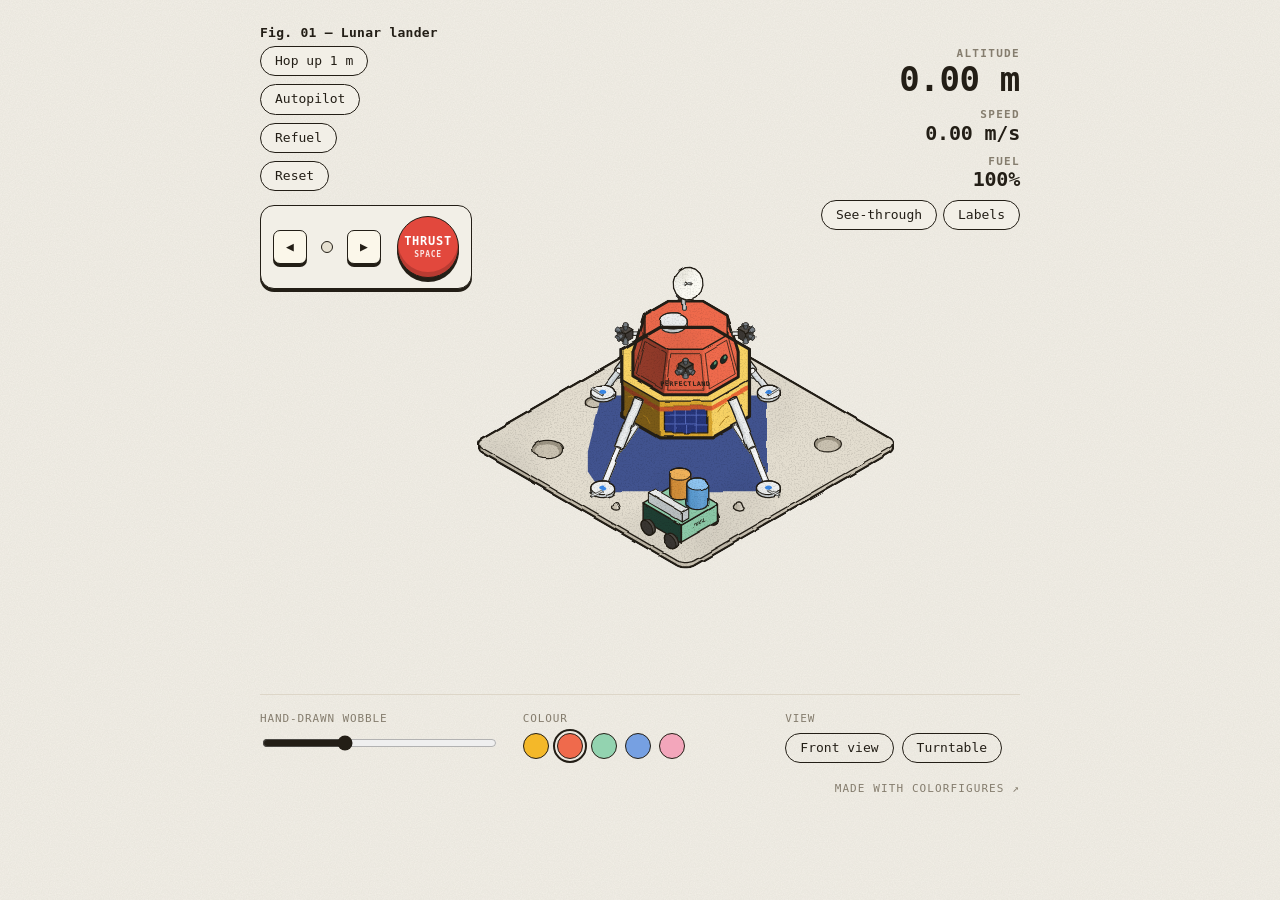
<file: ui/figures/src/lander.html>
<!doctype html>
<html lang="en"><head><meta charset="utf-8"><meta name="viewport" content="width=device-width,initial-scale=1">
<title>Lunar lander</title><link rel="icon" href="data:,"></head><body>
<script src="core.js"></script>
<script>
/* PerfectLand's lunar lander, as a Colorfigure: a hop test on a landing pad.

   HOW A REAL LANDER LANDS (the buttons follow these steps)
   1. Propellant: fuel and oxidizer sit in separate tanks. Helium from a small high-pressure tank pushes them out,
      so no pumps are needed: helium tank -> regulator -> top of each propellant tank -> propellant out of the
      bottom -> main valve -> descent engine. The two liquids ignite on contact (hypergolic), so the engine starts
      the moment the valve opens, and it can throttle.
   2. Braking: gravity pulls the lander down; the engine, under the middle, pushes it up. Burning harder than the
      lander's weight slows the fall. The radar altimeter under the hull measures the height, the gyro (IMU) the
      tilt and turn, and the flight computer turns those numbers into engine commands 50 times a second
      (in PerfectLand, a neural network that taught itself to land).
   3. Steering: four thruster quads (RCS) on the corners puff small jets of gas sideways; each has its own tank.
   4. Touchdown: probes under the footpads touch first ("contact light"); the engine is shut down ("engine stop")
      and the lander drops the last few centimeters. Each leg's main strut has a shock absorber (crushable
      honeycomb on Apollo) that soaks up the bump. Too fast and the legs can't take it.
   5. On the ground: a fuel cart on the pad refuels the tanks through a fill port.

   PARTS (each fixed to something):
   HULL      descent stage (gold foil over the tank bay) . avionics deck on top . solar panels on the side facets .
             orange band . PerfectLand mark . hazard cameras on the deck front . high-gain antenna on a mast
   PROPULSION fuel tank, oxidizer tank (on the descent stage floor) . helium tank . regulator . feed lines .
             main valve on the engine mount . gimbal ring . descent engine (bell)
   STEERING  RCS tank on the deck . RCS lines . 4 thruster quads on booms at the deck corners
   SENSING   radar altimeter under the hull . gyro (IMU) on the flight computer . flight computer with the
             network . battery . wiring computer -> valve, computer -> radar
   LANDING   4 legs: main strut (outer tube + shock absorber piston) hinged high on the hull, secondary strut
             from the hull's lower corner to the strut, footpad, contact probe
   GROUND    regolith board . landing pad with target ring . craters, rocks . fuel cart with hose

   Units: about 1 unit per cm. The lander is ~1.1 m tall and its legs span ~1.6 m, close to the simulator's
   lander (1.13 m hull). x = depth (front at +x), y = width (+y goes viewer-left), z = up. */

const BW = 200, BD = 200, BH = 4;                          // the regolith board, and its top
const PC = [100, 100];                                     // pad centre
const PAD_R = 52, TOP = 80;                               // pad radius; hop height
const REG = { l:'#e3ddcf', m:'#c9c1b0', d:'#9c9483' };      // regolith
const GOLD = { l:'#f7d264', m:'#d9a62e', d:'#7a5a17' };     // foil
const FOIL_LINE = '#a87b1c';
const ENG = { l:'#7c8389', m:'#5c6369', d:'#3b4146' };
const STRUT = { l:'#eef0f0', m:'#c6ccce', d:'#8f989b' };
const PISTON = { l:'#fbfbfb', m:'#dde3e6', d:'#a9b2b6' };
const PANEL = '#26357a', PANEL_LINE = '#5b6fc0', SIGNAL = '#eb6834', PADBLUE = '#3987e5';
const TANKF = { l:'#f2b35a', m:'#d9923b', d:'#9a5d1c' }, TANKO = { l:'#8ec4f0', m:'#5e9fd6', d:'#2d5f8f' };
const G = 40, THRUST = 80, RCS_A = 30;                      // units/s²: gravity, full engine, side thrusters
const SAFE = 45, PROBE = 10;                                // touchdown limit (units/s); probe length

let lx = 0, ly = 0, lz = 0, bdz = 0;                        // lander origin (feet) and hull drop from the shocks
const LP = (x, y, z) => [lx + x, ly + y, lz + z];
const RAD = Math.PI / 180;
const ring8 = (r, z) => Array.from({ length: 8 }, (_, i) => { const a = (22.5 + 45 * i) * RAD; return LP(r * Math.cos(a), r * Math.sin(a), z); });
const ringN = (c, r, n = 16) => Array.from({ length: n }, (_, i) => { const a = i / n * 2 * Math.PI; return [c[0] + r * Math.cos(a), c[1] + r * Math.sin(a), c[2]]; });
const ringY = (c, r, n = 10) => Array.from({ length: n }, (_, i) => { const a = i / n * 2 * Math.PI; return [c[0] + r * Math.cos(a), c[1], c[2] + r * Math.sin(a)]; });
const lerp3 = (a, b, t) => [a[0] + (b[0] - a[0]) * t, a[1] + (b[1] - a[1]) * t, a[2] + (b[2] - a[2]) * t];
const bxOf = pts => [[0, 1, 2].map(i => Math.min(...pts.map(p => p[i])) - .5), [0, 1, 2].map(i => Math.max(...pts.map(p => p[i])) + .5)];
// a point on facet i of a lofted octagon (between rings A and B): s along the facet, t up it
const facetPt = (A, B, i, s, t) => lerp3(lerp3(A[i], A[(i + 1) % 8], s), lerp3(B[i], B[(i + 1) % 8], s), t);
const facetN = (A, B, i) => { const n = norm(cross(sub(A[(i + 1) % 8], A[i]), sub(B[i], A[i]))); const c = avg([A[i], A[(i + 1) % 8], B[i]]);
  return dot(n, sub(c, LP(0, 0, c[2] - lz))) < 0 ? n.map(v => -v) : n; };
const quad = (A, B, i, s0, s1, t0, t1) => [facetPt(A, B, i, s0, t0), facetPt(A, B, i, s1, t0), facetPt(A, B, i, s1, t1), facetPt(A, B, i, s0, t1)];
// facet i spans angles 22.5+45i .. 67.5+45i, so its outward normal points at 45+45i degrees
const FACET = a => ((Math.round((a - 45) / 45) % 8) + 8) % 8;

// a tube or wire from port to port, in short pieces so it sorts with the solids
const tube = (pts, col, w = .7) => { const d = pd(pts, false);
  return { box: bxOf(pts), svg: `<path d="${d}" fill="none" stroke="${INK}" stroke-width="${f(2 * w + 1)}" stroke-linejoin="round" stroke-linecap="round"/><path d="${d}" fill="none" stroke="${col}" stroke-width="${f(2 * w)}" stroke-linejoin="round" stroke-linecap="round"/>` }; };
const flow = (pts, col, t, w = .7) => { const d = pd(pts, false);
  return `<path d="${d}" fill="none" stroke="${col}" stroke-width="${f(2 * w)}" stroke-dasharray="${f(3 * INK_K)} ${f(4 * INK_K)}" stroke-dashoffset="${f(-t * 28 * INK_K)}" stroke-linecap="round"/>`; };

/* ---------- the board: regolith, the pad, craters ---------- */
function ground(st){
  let s = board(0, 0, BW, BD, BH, 8, REG);
  const z = BH + .06;
  s += fill(pd(on(PZ(z), ellUV(PC[0], PC[1], PAD_R, PAD_R, 40))), '#b3ab9a') + ink(pd(on(PZ(z), ellUV(PC[0], PC[1], PAD_R, PAD_R, 40))), 1.2);
  // target ring: orange dashes, a centre cross
  for (let i = 0; i < 16; i++) if (i % 2 === 0){ const a0 = i / 16 * 360, a1 = (i + 1) / 16 * 360;
    const outer = arcUV(PC[0], PC[1], PAD_R - 6, a0, a1, 4), inner = arcUV(PC[0], PC[1], PAD_R - 10, a1, a0, 4);
    s += shape(on(PZ(z + .02), [...outer, ...inner]), SIGNAL, .6); }
  s += shape(on(PZ(z + .02), rectUV(PC[0] - 14, PC[1] - 2, PC[0] + 14, PC[1] + 2)), '#efe9db', .6);
  s += shape(on(PZ(z + .02), rectUV(PC[0] - 2, PC[1] - 14, PC[0] + 2, PC[1] + 14)), '#efe9db', .6);
  // craters
  for (const [cx, cy, r] of [[30, 40, 13], [168, 34, 9], [40, 170, 10], [24, 110, 6]]){
    s += fill(pd(on(PZ(z), ellUV(cx, cy, r, r, 24))), REG.d) + fill(pd(on(PZ(z + .01), ellUV(cx + r * .18, cy + r * .18, r * .78, r * .78, 24))), REG.m)
      + ink(pd(on(PZ(z), ellUV(cx, cy, r, r, 24))), .9); }
  // the plume's glow and dust on the pad
  const hit = plumeReach(st);
  if (hit.glow > .02){ const gp = on(PZ(z + .05), ellUV(PC[0], PC[1] + st.y, 18 + 26 * hit.glow, 18 + 26 * hit.glow, 28));
    s += fill(pd(gp), '#ffb15a', `opacity="${f(.55 * hit.glow)}"`); }
  return s;
}
function rocks(){
  return [[22, 76, 5], [178, 128, 4], [60, 22, 3.5], [120, 186, 3]].map(([x, y, r]) => ({ box: [[x - r, y - r, BH], [x + r, y + r, BH + r * 1.2]],
    svg: loft(on(PZ(BH), ellUV(x, y, r, r * .8, 9)), on(PZ(BH + r * 1.2), ellUV(x + .5, y, r * .45, r * .35, 9)), n => tone(n, REG))
      + fill(pd(on(PZ(BH + r * 1.2), ellUV(x + .5, y, r * .45, r * .35, 9))), REG.l) + hullInk([...on(PZ(BH), ellUV(x, y, r, r * .8, 9)), ...on(PZ(BH + r * 1.2), ellUV(x + .5, y, r * .45, r * .35, 9))], 1.1) }));
}

/* ---------- the fuel cart and its hose ---------- */
const CART = [150, 156, 186, 190];      // x0, y0, x1, y1
function cart(st){
  const [x0, y0, x1, y1] = CART, z0 = BH + 7, items = [];
  const body = box(x0, y0, z0, x1, y1, z0 + 14, PALS.mint, tone, 1.1)
    + (facing([1, 0, 0]) ? tx(x1 + .3, (y0 + y1) / 2, z0 + 6, 'FUEL', 4.4, INK, 800) : '')
    + cyl(x0 + 10, y0 + 9, z0 + 14, z0 + 30, 7, TANKF, toneI, 1) + cyl(x0 + 26, y0 + 9, z0 + 14, z0 + 30, 7, TANKO, toneI, 1)
    + box(x0 + 2, y1 - 9, z0 + 14, x1 - 2, y1 - 3, z0 + 22, METAL, toneI, .8);
  items.push({ box: [[x0, y0, z0], [x1, y1, z0 + 30]], svg: body });
  for (const x of [x0 + 7, x1 - 7]) for (const y of [y0 - 1, y1 + 1]){
    const dy = y < (y0 + y1) / 2 ? -2.5 : 2.5;
    items.push({ box: [[x - 6, Math.min(y, y + dy), BH], [x + 6, Math.max(y, y + dy), BH + 12]], svg: rod([x, y, BH + 6], [x, y + dy, BH + 6], 5.5, DARK, toneI, 1) }); }
  // the hose: off the cart's reel, across the regolith, up to the lander's fill port
  if (st.hose > 0){ const port = LP(30, 30, 37 + bdz), from = [x0 + 3, y1 - 6, z0 + 18];
    const mid1 = [x0 - 14, y0 - 4, BH + 1], end = lerp3(mid1, port, st.hose);
    items.push(tube([from, [x0 - 4, y1 - 6, BH + 2], mid1], '#2b2b28', 1.1), tube([mid1, end], '#2b2b28', 1.1)); }
  return items;
}

/* ---------- the lander ---------- */
const DS = [34, 64], AV = [64, 96];                         // descent stage, avionics deck: z ranges (feet at 0)
const R_DS = 46, R_AV = [38, 30];
const CORNERS = [[1, 1], [1, -1], [-1, 1], [-1, -1]];          // thruster quads, between the legs
const LEGS = [[1, 0], [0, 1], [-1, 0], [0, -1]];               // legs on the axes, as on Apollo's lander

function legs(st){
  const crashed = st.phase === 'crashed';
  return LEGS.map(([cx, cy], i) => {
    const u = [cx, cy];
    const reach = crashed ? 86 + (i === 1 ? 10 : 0) : 78;
    const at = (r, z) => LP(u[0] * r, u[1] * r, z);
    const hinge = at(44, 58 + bdz), low = at(46, 37 + bdz), foot = at(reach, 2.4);
    const mid = lerp3(hinge, foot, .55);                     // the outer tube ends here; the piston slides out of it
    let s = rod(low, lerp3(hinge, foot, .7), 1.4, STRUT, toneI, .7);              // secondary strut
    s += rod(hinge, mid, 3.1, STRUT, toneI, 1) + rod(mid, foot, 2, PISTON, toneI, .8);   // main strut + shock absorber
    s += cyl(foot[0], foot[1], lz, lz + 2.4, 8, STRUT, toneI, 1, 18);             // footpad
    // contact probe: hangs under the pad in flight, drags flat once it touches
    if (!crashed){ const tip = [foot[0] + u[0] * 2, foot[1] + u[1] * 2, lz - PROBE];
      const ground = BH + .3;
      if (tip[2] >= ground) s += rod([foot[0], foot[1], lz], tip, .6, METAL, toneI, .5);
      else { const down = Math.max(0, lz - ground), flat = Math.sqrt(Math.max(0, PROBE * PROBE - down * down));
        s += rod([foot[0], foot[1], lz], [foot[0] + u[0] * flat, foot[1] + u[1] * flat, ground], .6, METAL, toneI, .5); } }
    const lamp = st.contact ? PADBLUE : '#3a3632';
    s += fill(pd(on(PZ(lz + 2.5), ellUV(foot[0], foot[1], 2.4, 2.4, 10))), lamp);
    const pts = [hinge, low, foot, [foot[0] + 9, foot[1] + 9, lz], [foot[0] - 9, foot[1] - 9, lz - PROBE]];
    return { box: bxOf(pts), svg: s, foot, hinge };
  });
}

function landerHull(st, m){
  const A = ring8(R_DS, DS[0] + bdz), B = ring8(R_DS, DS[1] + bdz);
  const C = ring8(R_AV[0], AV[0] + bdz), D2 = ring8(R_AV[1], AV[1] + bdz);
  let s = loft(A, B, n => tone(n, GOLD));
  // foil crinkles and the solar panels / mark on the facets that face us
  for (let i = 0; i < 8; i++){ const n = facetN(A, B, i); if (!facing(n)) continue;
    const ang = 45 + 45 * i;
    if (ang % 90 === 45){
      s += shape(quad(A, B, i, .1, .9, .14, .86), PANEL, 1);
      let gl = ''; for (const t of [.38, .62]) gl += pd([facetPt(A, B, i, .1, t), facetPt(A, B, i, .9, t)], false);
      for (const q of [.3, .5, .7]) gl += pd([facetPt(A, B, i, q, .14), facetPt(A, B, i, q, .86)], false);
      s += `<path d="${gl}" fill="none" stroke="${PANEL_LINE}" stroke-width=".7"/>`;
    } else {
      let cr = '';
      for (const [s0, t0, s1, t1] of [[.15, .7, .38, .78], [.55, .3, .8, .22], [.25, .25, .42, .4], [.62, .7, .85, .62]])
        cr += pd([facetPt(A, B, i, s0, t0), facetPt(A, B, i, (s0 + s1) / 2, (t0 + t1) / 2 + .05), facetPt(A, B, i, s1, t1)], false);
      s += `<path d="${cr}" fill="none" stroke="${FOIL_LINE}" stroke-width=".7" stroke-linecap="round"/>`;
    }
  }
  // orange band round the descent stage, just under its top
  const b0 = ring8(R_DS + .25, DS[1] - 7 + bdz), b1 = ring8(R_DS + .25, DS[1] - 4 + bdz);
  s += loft(b0, b1, n => tone(n, matOf(SIGNAL)));
  s += fill(pd(B), GOLD.l) + ink(pd(B), 1);                                         // the descent stage's top deck
  // avionics deck
  s += loft(C, D2, n => tone(n, m));
  for (let i = 0; i < 8; i++){ const n = facetN(C, D2, i); if (!facing(n)) continue;
    const ang = 45 + 45 * i;
    s += ink(pd(quad(C, D2, i, .08, .92, .1, .9)), .6);                              // panel seams
    if (i === 0){                                                                    // front: the mark, low on the deck
      const o = facetPt(C, D2, i, .5, .2), U3 = norm(sub(C[0], C[1])), V3 = norm(sub(C[0], D2[0]));
      s += `<text transform="${txM(P(...o), Dv(...U3), Dv(...V3))}" font-size="4.6" fill="${INK}" text-anchor="middle" font-family="ui-monospace,Menlo,monospace" font-weight="800" letter-spacing=".06em">PERFECTLAND</text>`;
    }
    if (i === 7){                                                                    // front: two hazard cameras
      for (const sc of [.32, .68]){ const c = facetPt(C, D2, i, sc, .55);
        const lens = Array.from({ length: 12 }, (_, k) => { const a = k / 12 * 2 * Math.PI; return [c[0] + .3, c[1] + 3.2 * Math.cos(a), c[2] + 3.2 * Math.sin(a)]; });
        s += shape(lens, '#1d2a26', .8) + fill(pd(lens.map(p => [p[0] + .1, c[1] + (p[1] - c[1]) * .4 - 1, c[2] + (p[2] - c[2]) * .4 + 1])), '#8af0ae', 'opacity=".55"'); }
    }
  }
  s += fill(pd(D2), m.l) + ink(pd(D2), 1.1);
  // hatch on top
  s += cyl(lx - 6, ly + 6, lz + AV[1] + bdz, lz + AV[1] + 3 + bdz, 9, METAL, toneI, .9, 18);
  s += hullInk([...A, ...B], 2.6) + hullInk([...C, ...D2], 2.4);
  return { svg: s, A, B, C, D: D2 };
}

// thruster quads on short booms at the deck's corners; puffs when the matching side fires
function quads(st){
  const z = 89 + bdz, out = [];
  for (const [cx, cy] of CORNERS){
    const u = [cx / Math.SQRT2, cy / Math.SQRT2], c = LP(u[0] * 40, u[1] * 40, z), base = LP(u[0] * 31, u[1] * 31, z);
    let s = rod(base, c, 1.2, STRUT, toneI, .7);
    s += box(c[0] - 3.5, c[1] - 3.5, c[2] - 3.5, c[0] + 3.5, c[1] + 3.5, c[2] + 3.5, DARK, toneI, .9);
    const nz = (d, r1 = 1.8) => rod(lerp3(c, [c[0] + d[0] * 3.5, c[1] + d[1] * 3.5, c[2] + d[2] * 3.5], 1), [c[0] + d[0] * 7, c[1] + d[1] * 7, c[2] + d[2] * 7], 1, ENG, toneI, .6, r1);
    s += nz([0, 0, 1]) + nz([0, 0, -1]) + nz([0, cy, 0]) + nz([cx, 0, 0]);
    // the side that fires pushes the lander the other way: rcs > 0 moves it toward +y, so the -y quads puff
    const firing = st.rcsOut && Math.sign(st.rcsOut) === -cy;
    if (firing){ const k = Math.abs(st.rcsOut), tip = [c[0], c[1] + cy * (12 + 10 * k), c[2]];
      s += `<g opacity=".85">` + loft(ringY([c[0], c[1] + cy * 7, c[2]], 1.6), ringY(tip, 6 * k), () => '#ffffff') + `</g>`;
      for (let j = 0; j < 3; j++){ const d = 8 + j * 5 + (st.t * 40 % 5);
        s += fill(pd(Array.from({ length: 10 }, (_, k2) => { const a = k2 / 10 * 2 * Math.PI, r = 1.5 + j; return [c[0] + r * Math.cos(a), c[1] + cy * d, c[2] + r * Math.sin(a)]; })), '#f4f6f8', `opacity="${f(.7 - j * .2)}"`); }
    }
    out.push({ at: c, box: bxOf([[c[0] - 8, c[1] - 8, c[2] - 8], [c[0] + 8, c[1] + 8 + (firing ? 30 * cy : 0), c[2] + 8]]), svg: s });
  }
  return out;
}

// engine bell and gimbal ring under the hull; the bell glows as it heats
function engine(st){
  const throat = LP(0, 0, DS[0] + bdz), exitZ = 16 + bdz;
  const A = ringN(LP(0, 0, exitZ), 15, 20), B = ringN(throat, 7, 20);
  let s = cyl(lx, ly, lz + DS[0] - 3 + bdz, lz + DS[0] + bdz, 9, ENG, toneI, .9, 18);   // gimbal ring
  s += loft(A, B, n => toneI(n, ENG));
  if (st.heat > .02) s += `<g opacity="${f(.85 * st.heat)}">` + loft(A, B, () => mix('#ff7a2a', '#ffd27a', .3)) + `</g>`;
  s += fill(pd(A), mix('#1a1816', '#ff6a2a', .6 * st.heat)) + ink(pd(A), 1) + hullInk([...A, ...B], 1.6);
  return { box: [[lx - 16, ly - 16, lz + exitZ - .5], [lx + 16, ly + 16, lz + DS[0] + bdz]], svg: s };
}

// how far the plume reaches, and whether it hits the pad (for the glow and the dust)
function plumeReach(st){
  const len = st.m > .01 ? 26 + 34 * st.m + 3 * Math.sin(st.t * 47) : 0;
  const exit = lz + 16 + bdz, reach = Math.min(len, exit - (BH + .3));
  return { len, reach, exit, glow: len > 0 ? st.m * Math.max(0, 1 - (exit - BH) / 60) : 0 };
}
function plume(st){
  const { len, reach, exit, glow } = plumeReach(st);
  if (len <= 0) return null;
  const top = [lx, ly, exit], bot = [lx, ly, exit - reach];
  const spread = 13 + 14 * (reach / len);
  let s = `<g opacity=".55">` + loft(ringN(top, 13, 20), ringN(bot, spread, 20), () => '#ff9a4a') + `</g>`;
  s += `<g opacity=".9">` + loft(ringN(top, 7, 16), ringN([lx, ly, exit - reach * .6], 2.5, 16), () => '#fff1b8') + `</g>`;
  // dust thrown sideways where the plume meets the pad
  if (glow > .02) for (let j = 0; j < 10; j++){ const a = (j / 10) * 2 * Math.PI + j, d = 20 + ((st.t * 70 + j * 13) % 40);
    const c = [lx + d * Math.cos(a), ly + d * Math.sin(a), BH + 1 + (d - 20) * .12];
    s += fill(pd(on(PZ(c[2]), ellUV(c[0], c[1], 3 + d * .06, 2.4 + d * .05, 8))), mix(REG.m, '#ffffff', .2), `opacity="${f(glow * (1 - (d - 20) / 40))}"`); }
  return { box: [[lx - 40, ly - 40, BH], [lx + 40, ly + 40, exit]], svg: s };
}

function antenna(){
  const foot = LP(-14, -12, AV[1] + bdz), top = LP(-14, -12, AV[1] + 20 + bdz);
  const hub = [top[0] + 2, top[1], top[2] + 2], axis = norm([1, .3, .6]);
  const ringOn = (c, r) => { const u = norm(cross(axis, [0, 0, 1])), v = cross(axis, u);
    return Array.from({ length: 16 }, (_, i) => { const a = i / 16 * 2 * Math.PI; return [c[0] + (u[0] * Math.cos(a) + v[0] * Math.sin(a)) * r, c[1] + (u[1] * Math.cos(a) + v[1] * Math.sin(a)) * r, c[2] + (u[2] * Math.cos(a) + v[2] * Math.sin(a)) * r]; }); };
  const rim = ringOn([hub[0] + axis[0] * 4, hub[1] + axis[1] * 4, hub[2] + axis[2] * 4], 11), inner = ringOn(hub, 2);
  let s = rod(foot, top, 1.2, STRUT, toneI, .8) + rod(top, hub, 1, STRUT, toneI, .7);
  s += openShell(inner, rim, n => toneI(n, CERAMIC)) + ink(pd(rim), 1.1);
  s += rod([hub[0] + axis[0] * 4, hub[1] + axis[1] * 4, hub[2] + axis[2] * 4], [hub[0] + axis[0] * 9, hub[1] + axis[1] * 9, hub[2] + axis[2] * 9], .6, METAL, toneI, .5);
  return { box: bxOf([foot, ...rim]), svg: s };
}

/* ---------- see-through: the tank bay and the avionics ---------- */
let MECH_ITEMS = [];
function mech(st, k){
  const parts = [], put = (b, svg) => parts.push({ box: b, svg });
  const fl = st.fuel / 100, z0 = DS[0] + 2 + bdz, z1 = DS[1] - 3 + bdz, flowing = st.m > .02;
  // propellant tanks: clear walls, the liquid level drops as fuel burns
  const tank = (x, y, r, col, name) => {
    const c = LP(x, y, 0), h = (z1 - z0) * fl;
    let s = cyl(c[0], c[1], lz + z0, lz + z0 + Math.max(.5, h), r - 1, col, toneI, .6, 18);
    s += `<g opacity=".38">` + loft(ringN([c[0], c[1], lz + z0], r, 18), ringN([c[0], c[1], lz + z1], r, 18), n => toneI(n, CLEAR)) + fill(pd(ringN([c[0], c[1], lz + z1], r, 18)), CLEAR.l) + `</g>`;
    s += hullInk([...ringN([c[0], c[1], lz + z0], r, 18), ...ringN([c[0], c[1], lz + z1], r, 18)], 1.2) + ink(pd(ringN([c[0], c[1], lz + z1], r, 18)), .8);
    put([[c[0] - r, c[1] - r, lz + z0], [c[0] + r, c[1] + r, lz + z1]], s);
    return c;
  };
  const fuel = tank(14, 18, 12, TANKF), ox = tank(14, -18, 12, TANKO);
  // helium bottle and regulator, at the back of the bay
  const he = LP(-24, 0, 0);
  put([[he[0] - 7, he[1] - 7, lz + z0], [he[0] + 7, he[1] + 7, lz + z0 + 22]], cyl(he[0], he[1], lz + z0, lz + z0 + 22, 7, METAL, toneI, .9, 16));
  const reg = LP(-12, 0, z1 - 2);
  put([[reg[0] - 3, reg[1] - 3, reg[2] - 3], [reg[0] + 3, reg[1] + 3, reg[2] + 3]], box(reg[0] - 3, reg[1] - 3, reg[2] - 3, reg[0] + 3, reg[1] + 3, reg[2] + 3, METAL, toneI, .7));
  const valve = LP(0, 0, DS[0] + 4 + bdz);
  put([[valve[0] - 4, valve[1] - 4, valve[2] - 2], [valve[0] + 4, valve[1] + 4, valve[2] + 3]], box(valve[0] - 4, valve[1] - 4, valve[2] - 2, valve[0] + 4, valve[1] + 4, valve[2] + 3, matOf(SIGNAL), toneI, .8));
  // lines: helium to the tank tops, propellant from the tank bottoms to the valve
  const heLine = [[he[0], he[1], lz + z0 + 22], [reg[0], reg[1], reg[2]]];
  const toFuel = [[reg[0], reg[1], reg[2]], [reg[0], fuel[1], lz + z1 + 1], [fuel[0], fuel[1], lz + z1]];
  const toOx = [[reg[0], reg[1], reg[2]], [reg[0], ox[1], lz + z1 + 1], [ox[0], ox[1], lz + z1]];
  const fFeed = [[fuel[0], fuel[1] - 6, lz + z0 + 1], [valve[0] + 4, valve[1] + 3, valve[2]]];
  const oFeed = [[ox[0], ox[1] + 6, lz + z0 + 1], [valve[0] + 4, valve[1] - 3, valve[2]]];
  for (const [pts, col] of [[heLine, '#b9c4c9'], [toFuel, '#b9c4c9'], [toOx, '#b9c4c9'], [fFeed, TANKF.m], [oFeed, TANKO.m]]){
    const t = tube(pts, col, .8); if (flowing) t.svg += flow(pts, '#ffffff', st.t, .5); parts.push(t); }
  // radar altimeter: under the hull; its beam shows in see-through
  const radar = LP(26, -20, DS[0] - 3 + bdz);
  put([[radar[0] - 4, radar[1] - 4, radar[2] - 1], [radar[0] + 4, radar[1] + 4, radar[2] + 3]], box(radar[0] - 4, radar[1] - 4, radar[2] - 1, radar[0] + 4, radar[1] + 4, radar[2] + 3, DARK, toneI, .8));
  if (st.phase === 'fly' || st.phase === 'hop'){ const g = [radar[0], radar[1], BH + .2];
    put([[radar[0] - 1, radar[1] - 1, BH], [radar[0] + 1, radar[1] + 1, radar[2]]], `<path d="${pd([radar, g], false)}" fill="none" stroke="#43c25c" stroke-width="1.2" stroke-dasharray="${f(2 * INK_K)} ${f(3 * INK_K)}"/>`
      + fill(pd(on(PZ(BH + .2), ellUV(g[0], g[1], 5, 5, 12))), '#43c25c', 'opacity=".45"')); }
  // avionics deck: flight computer with the network on its screen, the gyro on top, battery, RCS tank
  const cz0 = AV[0] + 2 + bdz;
  const pc = LP(-12, -14, 0);
  let comp = box(pc[0] - 9, pc[1] - 8, lz + cz0, pc[0] + 9, pc[1] + 8, lz + cz0 + 16, DARK, toneI, 1);
  if (facing([1, 0, 0])){ const x = pc[0] + 9.3;
    comp += shape([[x, pc[1] + 6, lz + cz0 + 3], [x, pc[1] - 6, lz + cz0 + 3], [x, pc[1] - 6, lz + cz0 + 13], [x, pc[1] + 6, lz + cz0 + 13]], '#1d2a26', .6);
    // a tiny neural network: 3 layers of dots and their links; the links blink while it flies
    const L = [[-4, [4.5, 7.5, 10.5]], [0, [4, 6.5, 9, 11.5]], [4, [6, 9]]];
    let ln = '';
    for (let a = 0; a < 2; a++) for (const z1a of L[a][1]) for (const z2 of L[a + 1][1]) ln += pd([[x + .1, pc[1] - L[a][0], lz + cz0 + z1a], [x + .1, pc[1] - L[a + 1][0], lz + cz0 + z2]], false);
    const live = st.phase === 'fly' || st.phase === 'hop';
    comp += `<path d="${ln}" fill="none" stroke="#8af0ae" stroke-width=".35" opacity="${live ? f(.45 + .4 * Math.abs(Math.sin(st.t * 9))) : '.25'}"/>`;
    for (const [yy, zs] of L) for (const zz of zs) comp += fill(pd(Array.from({ length: 8 }, (_, q) => { const a = q / 8 * 2 * Math.PI; return [x + .2, pc[1] - yy + .8 * Math.cos(a), lz + cz0 + zz + .8 * Math.sin(a)]; })), '#8af0ae'); }
  put([[pc[0] - 9, pc[1] - 8, lz + cz0], [pc[0] + 9, pc[1] + 8, lz + cz0 + 16]], comp);
  const imu = [pc[0], pc[1], lz + cz0 + 16];
  put([[imu[0] - 3.5, imu[1] - 3.5, imu[2]], [imu[0] + 3.5, imu[1] + 3.5, imu[2] + 6]], box(imu[0] - 3.5, imu[1] - 3.5, imu[2], imu[0] + 3.5, imu[1] + 3.5, imu[2] + 6, matOf('#e2483d'), toneI, .8));
  const bat = LP(-14, 14, 0);
  put([[bat[0] - 7, bat[1] - 5, lz + cz0], [bat[0] + 7, bat[1] + 5, lz + cz0 + 8]], box(bat[0] - 7, bat[1] - 5, lz + cz0, bat[0] + 7, bat[1] + 5, lz + cz0 + 8, matOf('#43c25c'), toneI, .9));
  const rt = LP(10, 10, 0);
  put([[rt[0] - 6, rt[1] - 6, lz + cz0], [rt[0] + 6, rt[1] + 6, lz + cz0 + 14]], cyl(rt[0], rt[1], lz + cz0, lz + cz0 + 14, 6, METAL, toneI, .9, 16));
  // RCS lines from its tank to the four quads, wiring from the computer to the valve and the radar
  for (const [cx, cy] of CORNERS){ const u = [cx / Math.SQRT2, cy / Math.SQRT2], q = LP(u[0] * 30, u[1] * 30, 89 + bdz);
    const pts = [[rt[0], rt[1], lz + cz0 + 14], [rt[0], rt[1], q[2]], q];
    const t = tube(pts, '#d7dcde', .5); if (st.rcsOut && Math.sign(st.rcsOut) === -cy) t.svg += flow(pts, '#ffffff', st.t, .35); parts.push(t); }
  const live = st.phase === 'fly' || st.phase === 'hop';
  parts.push(tube([[pc[0] + 6, pc[1] + 6, lz + cz0], [pc[0] + 6, pc[1] + 6, valve[2] + 4], [valve[0], valve[1] - 4, valve[2] + 3]], live ? '#ffcf4a' : '#5a5650', .45));
  parts.push(tube([[pc[0] + 9, pc[1] - 6, lz + cz0 + 2], [radar[0] - 2, radar[1], lz + cz0 + 2], [radar[0], radar[1], radar[2] + 3]], live ? '#ffcf4a' : '#5a5650', .45));
  // payload box on the deck's far side
  const pl = LP(14, -14, 0);
  put([[pl[0] - 7, pl[1] - 7, lz + cz0], [pl[0] + 7, pl[1] + 7, lz + cz0 + 10]], box(pl[0] - 7, pl[1] - 7, lz + cz0, pl[0] + 7, pl[1] + 7, lz + cz0 + 10, matOf('#f3a6bb'), toneI, .9));
  MECH_ITEMS = [
    { at: [fuel[0], fuel[1] + 12, lz + z0 + 10], text: 'FUEL TANK', on: flowing },
    { at: [ox[0], ox[1] - 12, lz + z0 + 10], text: 'OXIDIZER TANK', on: flowing },
    { at: [he[0], he[1], lz + z0 + 18], text: 'HELIUM TANK', on: flowing },
    { at: [valve[0] + 4, valve[1], valve[2]], text: 'MAIN VALVE', on: flowing },
    { at: [radar[0], radar[1], radar[2] - 1], text: 'RADAR ALTIMETER', on: live },
    { at: [pc[0] + 9, pc[1], lz + cz0 + 8], text: 'FLIGHT COMPUTER (AI)', on: live },
    { at: [imu[0], imu[1], imu[2] + 6], text: 'GYRO', on: live },
    { at: [bat[0], bat[1] + 5, lz + cz0 + 6], text: 'BATTERY', on: live },
    { at: [rt[0], rt[1], lz + cz0 + 12], text: 'RCS TANK', on: !!st.rcsOut },
    { at: [pl[0], pl[1] - 7, lz + cz0 + 8], text: 'PAYLOAD', on: false },
  ];
  return byDepth(parts);
}

/* ---------- scene ---------- */
function scene(st, m){
  lx = PC[0]; ly = PC[1] + st.y; lz = BH + st.z; bdz = -(st.phase === 'crashed' ? 16 : 7 * st.comp);
  let s = ground(st);
  // one shadow for the lander (hull, legs, feet), on the board
  const lg = legs(st);
  // the hull's outline (and the feet once they're down): compact, so it reads as the lander's own shadow
  const shp = [...ring8(R_DS, DS[0] + bdz), ...ring8(R_AV[1], AV[1] + bdz), ...(st.z < 2 ? lg.map(l => l.foot) : [])];
  s += castShadow(shp, BH, boardTop(0, 0, BW, BD, BH, 8));
  const k = ease(st.xr || 0);
  const h = landerHull(st, m);
  let body = h.svg;
  if (k > 0){
    const far = `<g opacity="${f(.45 * k)}">` + loft(h.A, h.B, n => mix(toneI(n.map(v => -v), GOLD), '#f2efe7', .55), true) + loft(h.C, h.D, n => mix(toneI(n.map(v => -v), m), '#f2efe7', .55), true) + `</g>`;
    body = far + `<g opacity="${f(1 - .82 * k)}">${body}</g><g opacity="${f(k)}">${mech(st, k)}</g>`
      + `<g opacity="${f(.6 * k)}">` + hullInk([...h.A, ...h.B], 2.6) + hullInk([...h.C, ...h.D], 2.4) + `</g>`;
  }
  const items = [
    ...rocks(), ...cart(st),
    ...lg.map(l => ({ box: l.box, svg: l.svg })),
    { box: [[lx - R_DS + 1, ly - R_DS + 1, lz + DS[0] + bdz], [lx + R_DS - 1, ly + R_DS - 1, lz + AV[1] + 3 + bdz]], svg: body },
    engine(st), plume(st), antenna(), ...quads(st),
  ];
  s += byDepth(items);
  if (st.phase === 'crashed') for (let j = 0; j < 5; j++){ const c = LP(-10 + j * 6, 8 - j * 4, 70 + j * 9 + (st.t * 12 % 9));
    s += fill(pd(Array.from({ length: 12 }, (_, q) => { const a = q / 12 * 2 * Math.PI, r = 5 + j * 1.6; return [c[0], c[1] + r * Math.cos(a), c[2] + r * Math.sin(a)]; })), '#6a6a64', `opacity="${f(.5 - j * .07)}"`); }
  // labels
  const B = [0, BW, 0, BD, 0, BH + TOP + 125];
  if (k > .6) s += xrCallouts(MECH_ITEMS, B);
  else {
    const f0 = lg[0].foot, h0 = lg[0].hinge;
    s += xrCallouts([
      { at: [lx, ly, lz + 18 + bdz], text: 'DESCENT ENGINE', on: st.m > .02 },
      { at: LP(28, 28, 89 + bdz), text: 'RCS THRUSTERS', on: !!st.rcsOut },
      { at: lerp3(h0, f0, .78), text: 'SHOCK ABSORBER', on: st.comp > .05 },
      { at: [f0[0], f0[1], lz + 1], text: 'FOOTPAD', on: st.z < 1 },
      { at: [f0[0] + 2, f0[1] + 2, lz - PROBE / 2], text: 'CONTACT PROBE', on: st.contact },
      { at: LP(-14, -12, AV[1] + 18 + bdz), text: 'ANTENNA', on: false },
      { at: LP(31, 31, 49 + bdz), text: 'SOLAR PANEL', on: false },
      { at: [CART[2], (CART[1] + CART[3]) / 2, BH + 14], text: 'FUEL CART', on: st.hose > 0 },
    ], B);
  }
  return s;
}
const caption = st => st.phase === 'fly' || st.phase === 'hop'
  ? 'Helium pushes fuel and oxidizer from their tanks through the main valve into the engine, where they ignite on contact. The radar measures the height; the flight computer decides how hard to burn.'
  : 'Inside the gold foil: fuel and oxidizer tanks, the helium that pushes them, the main valve over the engine. On the deck: the flight computer (where PerfectLand\'s AI pilot lives), its gyro, a battery and the steering thrusters\' tank.';

/* ---------- behaviour ---------- */
const keys = { left: false, right: false, thrust: false };
let ui, looping = false;
const fresh = () => ({ phase: 'landed', z: 0, vz: 0, y: 0, vy: 0, m: 0, rcsOut: 0, fuel: 100, heat: 0, comp: 0, compV: 0,
  contact: true, auto: false, hose: 0, refuel: 0, t: 0, said: '', touch: null });
const st = fresh();
function kick(){
  if (looping) return; looping = true;
  ui.animate(dt => { step(dt); const more = st.phase === 'hop' || st.phase === 'fly' || st.heat > .01 || Math.abs(st.comp) > .005
    || Math.abs(st.compV) > .01 || st.refuel > 0 || st.hose > 0 && st.refuel === 0 && st.hoseOut || st.phase === 'crashed' && st.t - st.crashAt < 8 || st.m > .01 || keys.left || keys.right || keys.thrust;
    if (!more) looping = false; return more; });
}
function step(dt){
  st.t += dt;
  let main = 0, rcs = 0;
  if (st.phase === 'hop'){
    const want = Math.max(0, Math.min(45, 1.2 * (TOP - st.z)));
    main = Math.max(0, Math.min(1, .5 + (want - st.vz) * .06));
    if (st.z > TOP - 2 && Math.abs(st.vz) < 8){ st.phase = 'fly'; st.vy = st.gust; ui.flash(st.auto ? 'Autopilot has it: watch it come down' : 'Your turn! Hold THRUST to slow the fall, the arrows to steer', 3000); }
  } else if (st.phase === 'fly'){
    if (st.auto){
      const want = -(4 + .3 * st.z);
      main = Math.max(0, Math.min(1, .5 + (want - st.vz) * .07));
      const wantY = Math.max(-25, Math.min(25, -.8 * st.y));
      rcs = Math.abs(wantY - st.vy) > 3 ? Math.sign(wantY - st.vy) : 0;
    } else { main = keys.thrust ? 1 : 0; rcs = (keys.left ? 1 : 0) - (keys.right ? 1 : 0); }
    if (st.contact) main = 0;                                                      // engine stop at contact light
  }
  if (st.fuel <= 0){ if (main || rcs){ if (st.said !== 'empty'){ st.said = 'empty'; ui.flash('Out of fuel! Refuel at the cart after you land'); } } main = 0; rcs = 0; }
  st.m += (main - st.m) * Math.min(1, dt * 14);
  st.rcsOut = rcs;
  st.heat = Math.max(0, Math.min(1, st.heat + (st.m > .05 ? dt * .5 : -dt * .25)));
  if (st.phase === 'hop' || st.phase === 'fly'){
    st.fuel = Math.max(0, st.fuel - (main * 6 + Math.abs(rcs) * 2) * dt);
    st.vz += (-G + THRUST * st.m) * dt; st.vy += RCS_A * rcs * dt;
    st.z += st.vz * dt; st.y += st.vy * dt;
    if (st.z > TOP + 25){ st.z = TOP + 25; st.vz = Math.min(0, st.vz); }
    if (Math.abs(st.y) > 60){ st.y = Math.sign(st.y) * 60; st.vy = 0; }
    if (st.phase === 'fly' && !st.contact && st.z < PROBE && st.vz < 0){ st.contact = true; ui.flash('Contact light! Engine stop', 1500); }
    if (st.z <= 0 && st.phase === 'fly'){
      const speed = -st.vz, off = Math.abs(st.y) > PAD_R - 8;
      st.z = 0; st.vz = st.vy = 0; st.m = 0; st.auto = false;
      if (speed > SAFE){ st.phase = 'crashed'; st.comp = 0; st.crashAt = st.t; ui.flash(`Crash! ${(speed / 100).toFixed(2)} m/s: the legs can only take ${(SAFE / 100).toFixed(2)}. Reset the lander`, 3600); }
      else { st.phase = 'landed'; st.compV = speed * .25; st.touch = speed;
        ui.flash(off ? `Landed ${((Math.abs(st.y) - PAD_R + 8) / 100).toFixed(2)} m off the pad, at ${(speed / 100).toFixed(2)} m/s`
          : speed < 32 ? `Soft landing! ${(speed / 100).toFixed(2)} m/s, right on the pad` : `Touchdown at ${(speed / 100).toFixed(2)} m/s: a firm one, but the legs held`, 3400); }
    }
  }
  // the shock absorbers: a damped spring around zero
  st.compV += (-st.comp * 140 - st.compV * 9) * dt; st.comp += st.compV * dt;
  if (st.comp < 0){ st.comp = 0; st.compV = Math.max(0, st.compV); }
  if (st.phase !== 'landed'){ st.comp = 0; st.compV = 0; }
  st.comp = Math.max(0, Math.min(1, st.comp));
  // refuelling: the hose reaches the port, then the tanks fill
  if (st.refuel > 0){ st.hose = Math.min(1, st.hose + dt * 1.6);
    if (st.hose >= 1){ st.fuel = Math.min(100, st.fuel + dt * 60); if (st.fuel >= 100){ st.refuel = 0; st.hoseOut = true; ui.flash('Tanks full'); } } }
  else if (st.hoseOut){ st.hose = Math.max(0, st.hose - dt * 1.6); if (st.hose <= 0) st.hoseOut = false; }
}
function hop(){
  if (st.phase === 'crashed') return ui.flash('Reset the lander first');
  if (st.phase !== 'landed') return ui.flash('Already flying');
  if (st.refuel > 0) return ui.flash('Still refuelling');
  if (st.fuel < 30) return ui.flash('Not enough fuel for a hop: refuel at the cart');
  if (st.hose > 0) { st.hoseOut = true; }
  st.phase = 'hop'; st.contact = false; st.said = ''; st.gust = (st.hops = (st.hops || 0) + 1) % 2 ? 11 : -10;
  ui.flash('Main valve open: the engine lights and the lander climbs', 1800); kick();
}
function autopilot(){
  if (st.phase === 'landed' || st.phase === 'crashed') { st.auto = true; return hop(); }
  st.auto = !st.auto; ui.flash(st.auto ? 'Autopilot on' : 'Autopilot off: your controls'); kick();
}
function refuel(){
  if (st.phase === 'hop' || st.phase === 'fly') return ui.flash('Land first: the cart can\'t reach a flying lander');
  if (st.phase === 'crashed') return ui.flash('Reset the lander first');
  if (Math.abs(st.y) > PAD_R - 8) return ui.flash('Too far from the cart: land on the pad');
  if (st.fuel >= 99.5) return ui.flash('The tanks are already full');
  st.refuel = 1; st.hoseOut = false; ui.flash('Hose connected: fuel and oxidizer flowing in'); kick();
}
function reset(){ Object.assign(st, fresh(), { xr: st.xr, xrT: st.xrT, pal: st.pal, hops: st.hops }); for (const kk in keys) keys[kk] = false; ui.flash('A fresh lander on the pad, tanks full'); }

ui = mountFigure({
  fig: '01', title: 'Lunar lander', turn: 'full', credit: true,
  size: [BW, BD, BH + TOP + 125], center: [BW / 2, BD / 2], palette: 'tomato',
  state: st, scene,
  stats: s => [
    { label: 'Altitude', value: `${(s.z / 100).toFixed(2)} m` },
    { label: 'Speed', value: `${(Math.hypot(s.vz, s.vy) / 100).toFixed(2)} m/s`, small: true },
    { label: 'Fuel', value: `${Math.round(s.fuel)}%`, small: true },
  ],
  buttons: [
    { label: 'Hop up 1 m', onClick: () => hop() },
    { label: 'Autopilot', onClick: () => autopilot() },
    { label: 'Refuel', onClick: () => refuel() },
    { label: 'Reset', onClick: () => reset() },
  ],
  params: (s, q) => {
    for (const kk of ['z', 'y', 'fuel', 'm', 'heat', 'comp', 'hose']) if (q.has(kk)) s[kk] = +q.get(kk);
    if (q.has('phase')) s.phase = q.get('phase');
    if (q.has('rcs')) s.rcsOut = +q.get('rcs');
    if (q.get('contact') === '0') s.contact = false;
  },
});
window.GAME_KEYS = true;   // the arrows and space fly the lander; dragging still turns the view
const KEY = { ArrowLeft: 'left', ArrowRight: 'right', ArrowUp: 'thrust', ' ': 'thrust' };
addEventListener('keydown', e => { const kk = KEY[e.key]; if (!kk) return; e.preventDefault();
  if (st.phase !== 'fly'){ if (kk === 'thrust' && st.phase === 'landed' && !e.repeat) hop(); return; }
  if (st.auto){ st.auto = false; ui.flash('Autopilot off: your controls'); }
  keys[kk] = true; kick(); });
addEventListener('keyup', e => { const kk = KEY[e.key]; if (kk) keys[kk] = false; });
addEventListener('blur', () => { for (const kk in keys) keys[kk] = false; });
mountKeypad({ rows: 1, hub: [1, 0], action: 'THRUST', keys: [
  { key: 'ArrowLeft', glyph: '◀', name: 'Steer left', at: [0, 0] }, { key: 'ArrowRight', glyph: '▶', name: 'Steer right', at: [2, 0] } ] });
xrMount(() => ui, caption);
// inside a page (PerfectLand's game and mission control show this figure in a frame): tell it how tall we are
if (window.parent !== window){
  // the content's real bottom (scrollHeight never drops below the frame's own height, so the frame could only grow)
  const post = () => window.parent.postMessage({ figure: 'lander', height: Math.ceil(Math.max(...[...document.body.children].map(e => e.getBoundingClientRect().bottom + scrollY)) + 28) }, '*');
  new ResizeObserver(post).observe(document.body); addEventListener('load', post);
}
</script></body></html>
</file>
